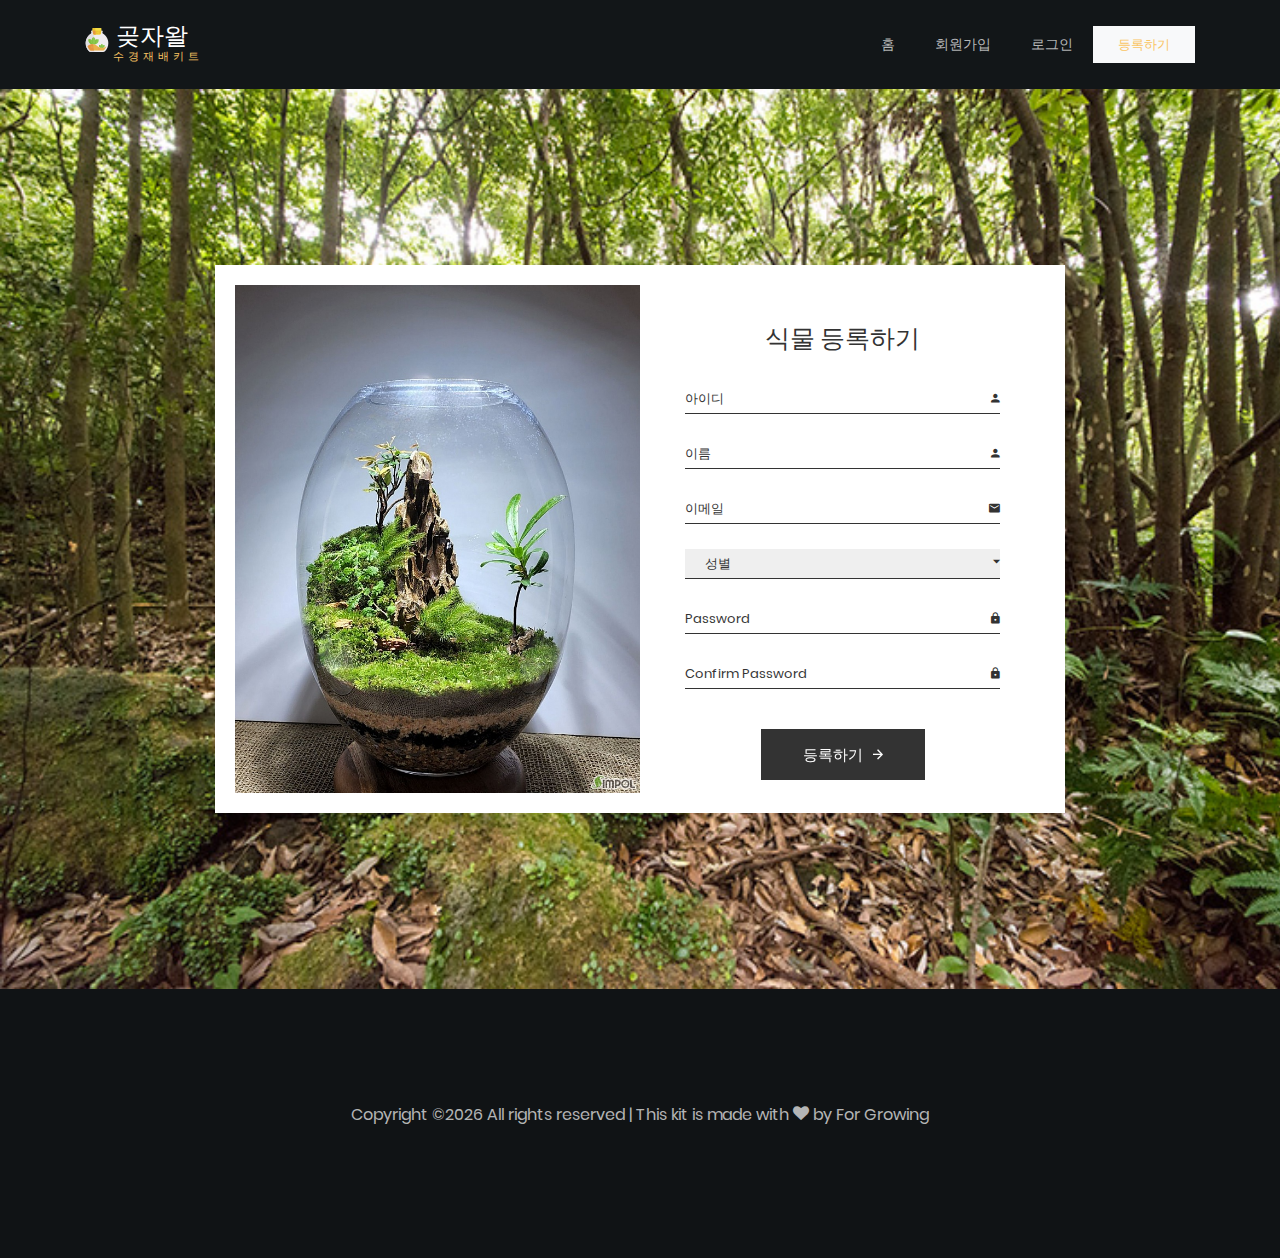
<file: addplant.html>
<!DOCTYPE html>
<html>
	<head>
		<meta charset="utf-8">
		<title>내 손안의 곶자왈</title>
		<meta name="viewport" content="width=device-width, initial-scale=1.0">
		
        <link href="https://fonts.googleapis.com/css?family=Poppins:300,400,500,600,700" rel="stylesheet">
        <link href="https://fonts.googleapis.com/css?family=Josefin+Sans" rel="stylesheet">
        <link href="https://fonts.googleapis.com/css?family=Nothing+You+Could+Do" rel="stylesheet">

		<!-- MATERIAL DESIGN ICONIC FONT -->
		<link rel="stylesheet" href="fonts/material-design-iconic-font/css/material-design-iconic-font.min.css">
        <link rel="stylesheet" href="css/open-iconic-bootstrap.min.css">
        <link rel="stylesheet" href="css/animate.css">
        
        <link rel="stylesheet" href="css/owl.carousel.min.css">
        <link rel="stylesheet" href="css/owl.theme.default.min.css">
        <link rel="stylesheet" href="css/magnific-popup.css">
    
        <link rel="stylesheet" href="css/aos.css">
    
        <link rel="stylesheet" href="css/ionicons.min.css">
    
        <link rel="stylesheet" href="css/bootstrap-datepicker.css">
        <link rel="stylesheet" href="css/jquery.timepicker.css">

		<!-- STYLE CSS -->
		<link rel="stylesheet" href="css/register.style.css">
        <link rel="stylesheet" href="css/flaticon.css">
        <link rel="stylesheet" href="css/icomoon.css">
        <link rel="stylesheet" href="css/style.css">
        
	</head>

	<body class="register">
        <!-- 메뉴 -->
        <nav class="navbar navbar-expand-lg navbar-dark ftco_navbar bg-dark ftco-navbar-light" id="ftco-navbar">
            <div class="container">
                <!-- 로고 -->
                  <a class="navbar-brand" href="index.html"><img src="images/logo.png" class="img-fluid" alt="">&nbsp;곶자왈<br><small>&nbsp;&nbsp;&nbsp;&nbsp;수경재배키트</small></a>
                   <!-- 메뉴 간소화 -->
                  <button class="navbar-toggler" type="button" data-toggle="collapse" data-target="#ftco-nav" aria-controls="ftco-nav" aria-expanded="false" aria-label="Toggle navigation">
                    <span class="oi oi-menu"></span>
                  </button>
                <!-- 메뉴 -->
              <div class="collapse navbar-collapse" id="ftco-nav">
                <ul class="navbar-nav ml-auto">
                  <li class="nav-item"><a href="index.html" class="nav-link">홈</a></li>
                  <li class="nav-item"><a href="signup.html" class="nav-link">회원가입</a></li>
                  <li class="nav-item"><a href="signin.html" class="nav-link">로그인</a></li>
                </ul>
              </div>
              <a href="addplant.html" class="btn btn-light rounded-pill text-primary py-2 px-4 ms-lg-5">등록하기</a>
              </div>
          </nav>

		<div class="wrapper" style="background-image: url('images/bg3.jpeg');">
			<div class="inner">
				<div class="image-holder">
					<img src="images/te4.jpeg" alt="">
				</div>
				<form action="">
					<h3 class="h3-register">식물 등록하기</h3>
					<div class="form-wrapper">
						<input type="text" placeholder="아이디" class="form-register" required>
						<i class="zmdi zmdi-account"></i>
					</div>
					<div class="form-wrapper">
						<input type="text" placeholder="이름" class="form-register" required>
						<i class="zmdi zmdi-account"></i>
					</div>
					<div class="form-wrapper">
						<input type="text" placeholder="이메일" class="form-register" required>
						<i class="zmdi zmdi-email"></i>
					</div>
					<div class="form-wrapper">
						<select name="" id="" class="form-register" required>
							<option value="" disabled selected>성별</option>
							<option value="male">남자</option>
							<option value="femal">여자</option>
						</select>
						<i class="zmdi zmdi-caret-down" style="font-size: 17px"></i>
					</div>
					<div class="form-wrapper">
						<input type="password" placeholder="Password" class="form-register" required>
						<i class="zmdi zmdi-lock"></i>
					</div>
					<div class="form-wrapper">
						<input type="password" placeholder="Confirm Password" class="form-register" required>
						<i class="zmdi zmdi-lock"></i>
					</div>
					<button class="button-register">등록하기
						<i class="zmdi zmdi-arrow-right"></i>
					</button>
				</form>
			</div>
		</div>
		<!-- 푸터 -->
		<footer class="ftco-footer ftco-section img">
			<div class="row">
			  <div class="col-md-12 text-center"> 
				<p>
				  Copyright &copy;<script>document.write(new Date().getFullYear());</script> All rights reserved | This kit is made with <i class="icon-heart" aria-hidden="true"></i> by For Growing</a>
				  </p>
			  </div>
			</div>
		  </div>
		</footer>
	</body><!-- This templates was made by Colorlib (https://colorlib.com) -->
</html>
</file>
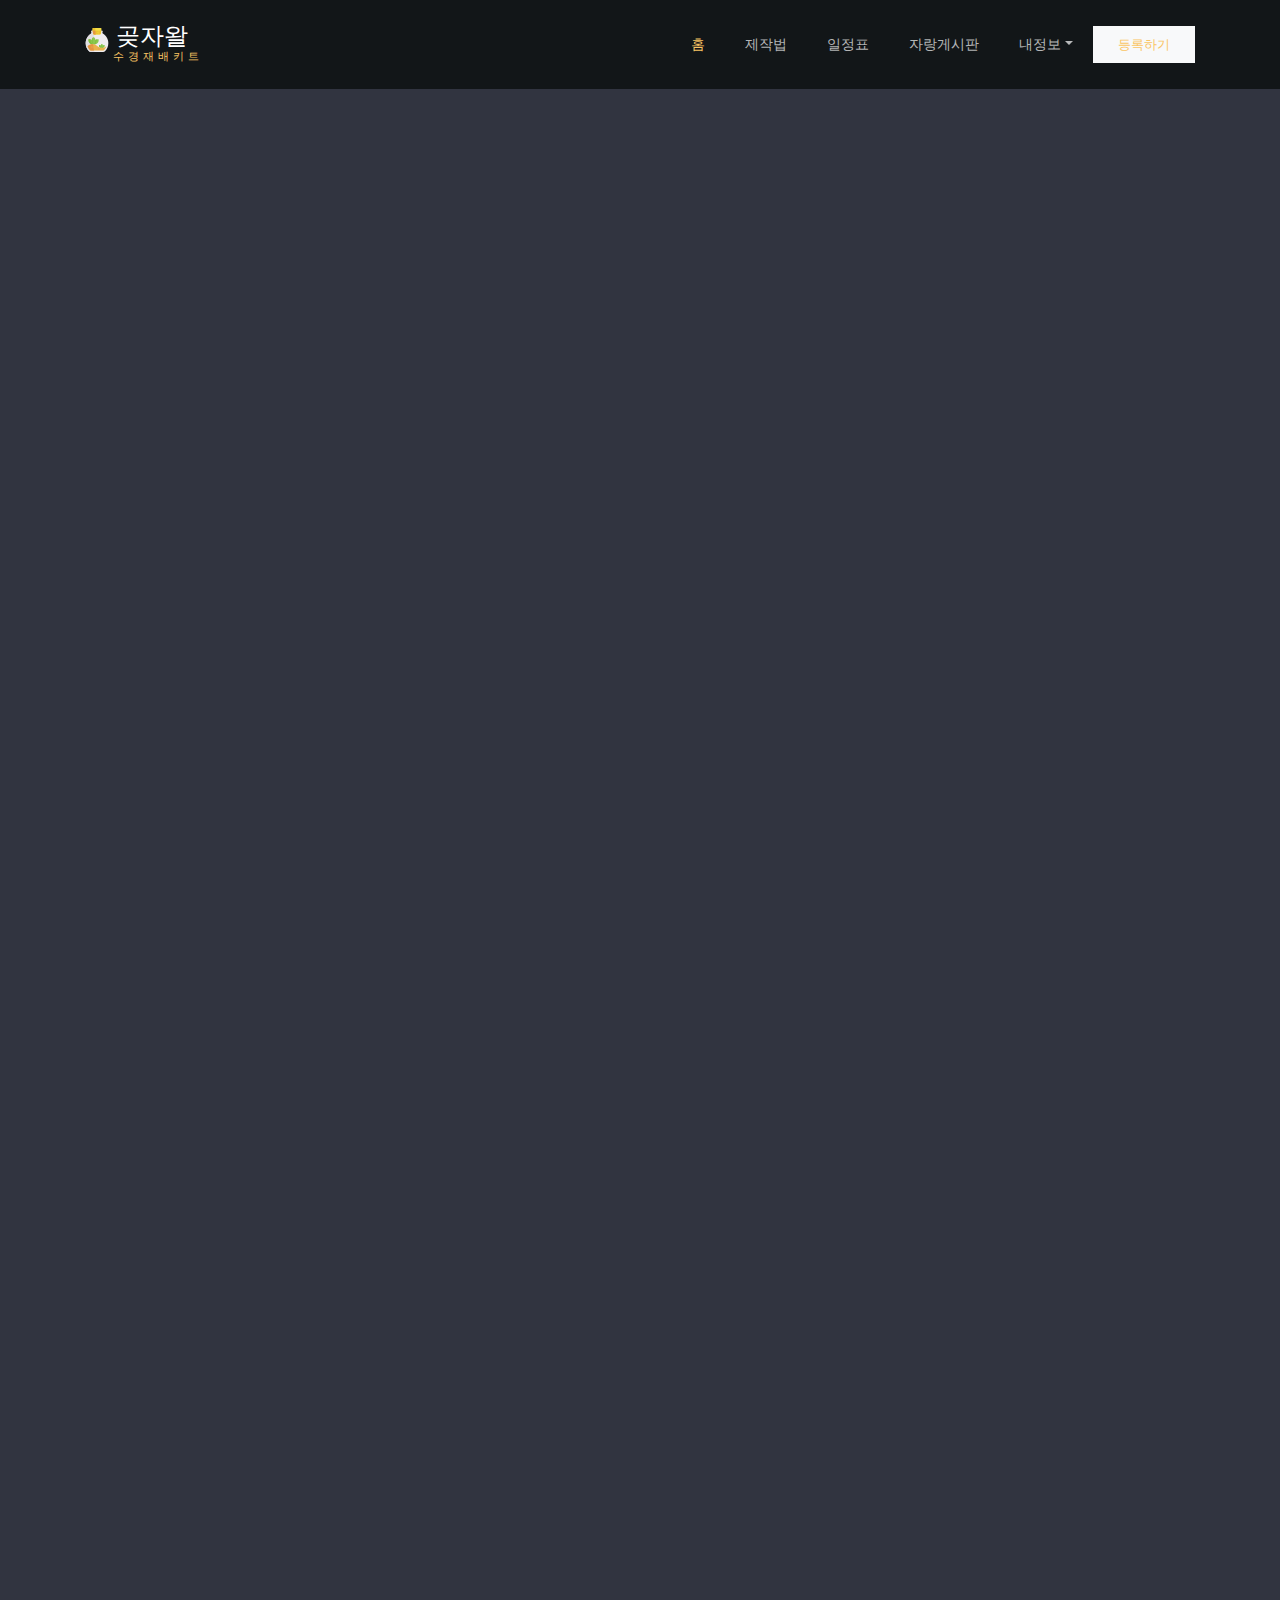
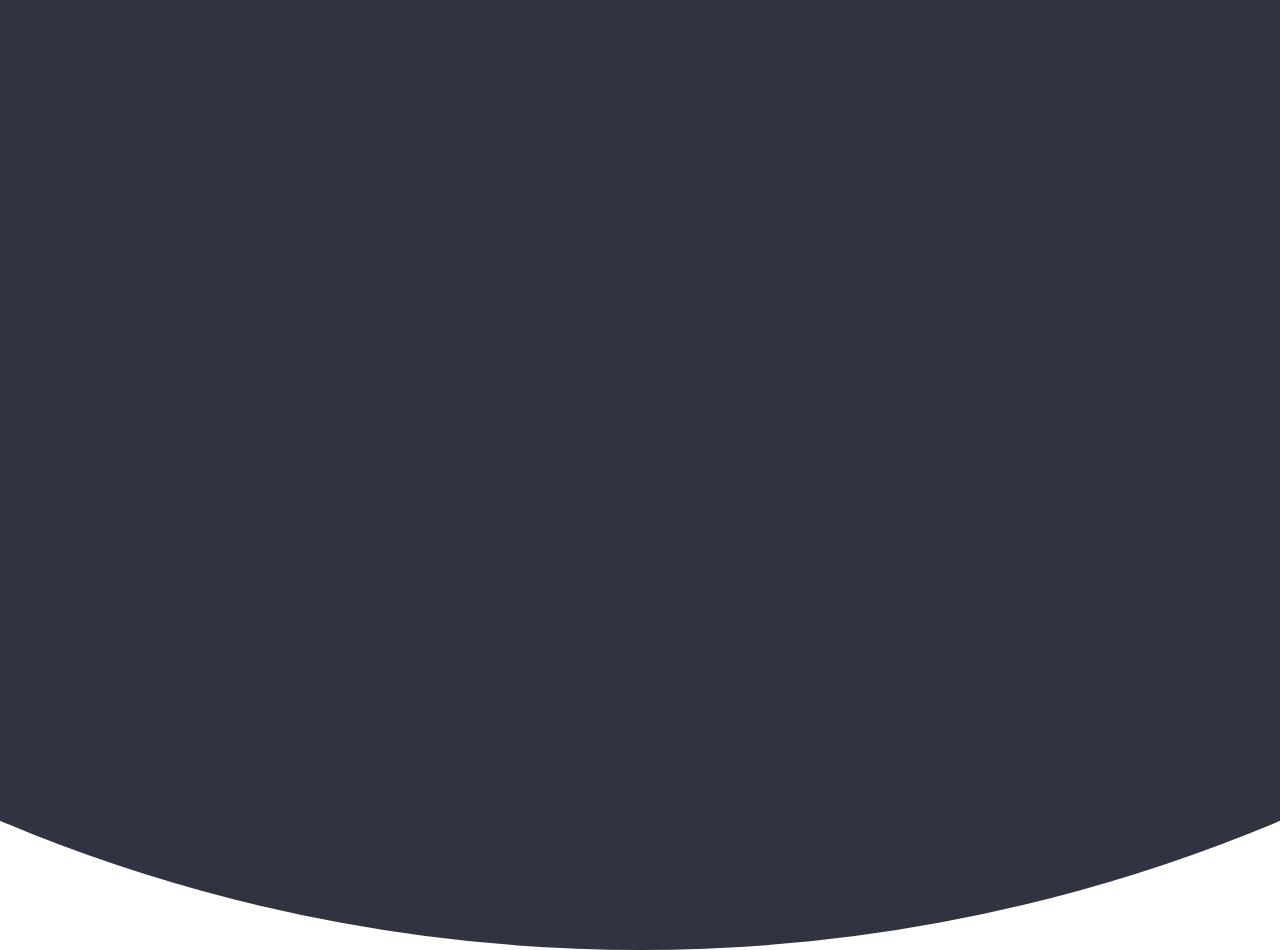
<file: profile.html>
<!DOCTYPE html>
<html>
	<head>
		<meta charset="utf-8">
		<title>내 손안의 곶자왈</title>
		<meta name="viewport" content="width=device-width, initial-scale=1.0">
		
        <link href="https://fonts.googleapis.com/css?family=Poppins:300,400,500,600,700" rel="stylesheet">
        <link href="https://fonts.googleapis.com/css?family=Josefin+Sans" rel="stylesheet">
        <link href="https://fonts.googleapis.com/css?family=Nothing+You+Could+Do" rel="stylesheet">

		<!-- MATERIAL DESIGN ICONIC FONT -->
		<link rel="stylesheet" href="fonts/material-design-iconic-font/css/material-design-iconic-font.min.css">
        <link rel="stylesheet" href="css/open-iconic-bootstrap.min.css">
        <link rel="stylesheet" href="css/animate.css">
        
        <link rel="stylesheet" href="css/owl.carousel.min.css">
        <link rel="stylesheet" href="css/owl.theme.default.min.css">
        <link rel="stylesheet" href="css/magnific-popup.css">
    
        <link rel="stylesheet" href="css/aos.css">
    
        <link rel="stylesheet" href="css/ionicons.min.css">
    
        <link rel="stylesheet" href="css/bootstrap-datepicker.css">
        <link rel="stylesheet" href="css/jquery.timepicker.css">

		<!-- STYLE CSS -->
		<link rel="stylesheet" href="css/profile.style.css">
        <link rel="stylesheet" href="css/style.css">
        
	</head>

	<body>

        <nav class="navbar navbar-expand-lg navbar-dark ftco_navbar bg-dark ftco-navbar-light" id="ftco-navbar">
            <div class="container">
                <!-- 로고 -->
                  <a class="navbar-brand" href="index.html"><img src="images/logo.png" class="img-fluid" alt="">&nbsp;곶자왈<br><small>&nbsp;&nbsp;&nbsp;&nbsp;수경재배키트</small></a>
                   <!-- 메뉴 간소화 -->
                  <button class="navbar-toggler" type="button" data-toggle="collapse" data-target="#ftco-nav" aria-controls="ftco-nav" aria-expanded="false" aria-label="Toggle navigation">
                    <span class="oi oi-menu"></span>
                  </button>
                <!-- 메뉴 -->
              <div class="collapse navbar-collapse" id="ftco-nav">
                <ul class="navbar-nav ml-auto">
                  <li class="nav-item active"><a href="index.html" class="nav-link">홈</a></li>
                  <li class="nav-item"><a href="menu.html" class="nav-link">제작법</a></li>
                  <li class="nav-item"><a href="services.html" class="nav-link">일정표</a></li>
                  <li class="nav-item"><a href="blog.html" class="nav-link">자랑게시판</a></li>
                  <!-- <li class="nav-item"><a href="about.html" class="nav-link">About</a></li> -->
                  <div class="nav-item dropdown">
                    <a href="#" class="nav-link dropdown-toggle" data-bs-toggle="dropdown">내정보</a>
                        <div class="dropdown-menu m-0">
                            <a href="signup.html" class="dropdown-item">회원가입</a>
                            <a href="signin.html" class="dropdown-item">로그인</a>
                               <a href="" class="dropdown-item">로그아웃</a>
                            <a href="profile.html" class="dropdown-item">개인정보</a>
                            <a href="summernote.html" class="dropdown-item">글쓰기</a>
                            <a href="contact.html" class="dropdown-item">내가쓴글</a>
                        </div>
                    </div>
                  <!-- <li class="nav-item"><a href="contact.html" class="nav-link">Contact</a></li> -->
                </ul>
              </div>
              <a href="addplant.html" class="btn btn-light rounded-pill text-primary py-2 px-4 ms-lg-5">등록하기</a>
              </div>
          </nav>
        <!-- END nav -->
<!-- this is the markup. you can change the details (your own name, your own avatar etc.) but don’t change the basic structure! -->

<aside class="profile-card">

    <header>
    
        <!-- here’s the avatar -->
        <a href="/">
            <img src="images/addimage.png" />
        </a>
        
    </header>

    <!-- bit of a bio; who are you? -->
    <div class="profile-bio">
    
        <p>사용자ID : rhkdgks4806</p>
        <p>비밀번호 : *********</p>
        <p>이메일 : rhkdgks@naver.com</p>
        <p>연락처 :010-1111-2222</p>
        <p>성별 : 남자</p>
        <p>나이 : 19</p>
    
    </div>

</aside>

</body>
</html>
</file>
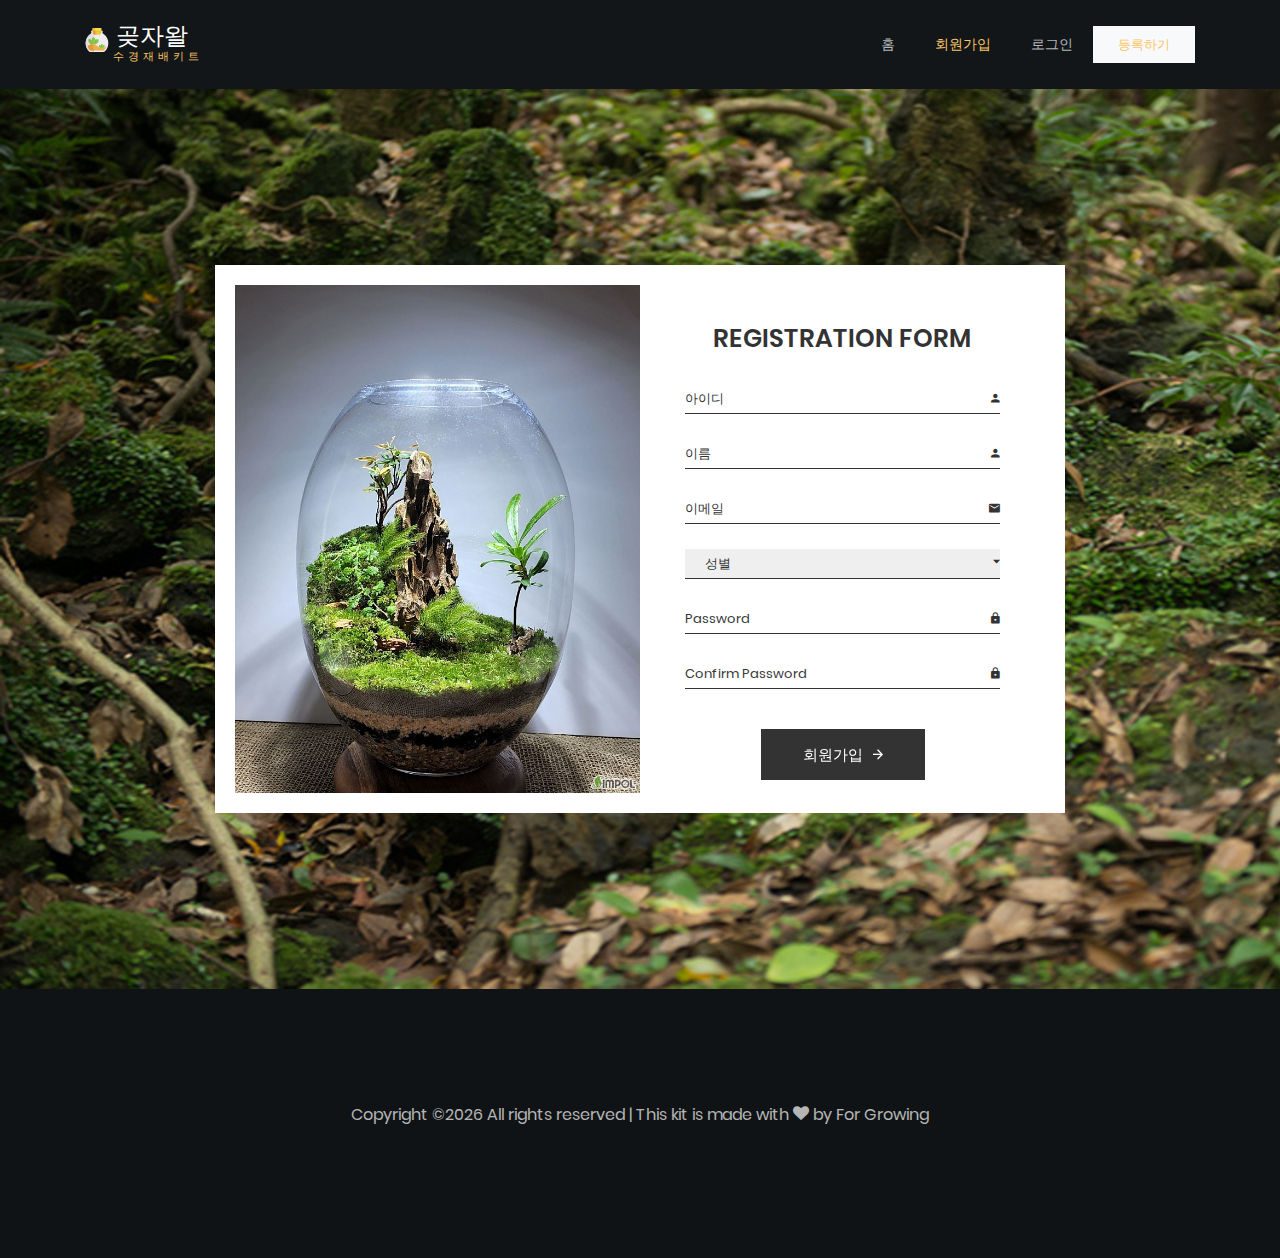
<file: signup.html>
<!DOCTYPE html>
<html>
	<head>
		<meta charset="utf-8">
		<title>내 손안의 곶자왈</title>
		<meta name="viewport" content="width=device-width, initial-scale=1.0">
		
        <link href="https://fonts.googleapis.com/css?family=Poppins:300,400,500,600,700" rel="stylesheet">
        <link href="https://fonts.googleapis.com/css?family=Josefin+Sans" rel="stylesheet">
        <link href="https://fonts.googleapis.com/css?family=Nothing+You+Could+Do" rel="stylesheet">

		<!-- MATERIAL DESIGN ICONIC FONT -->
		<link rel="stylesheet" href="fonts/material-design-iconic-font/css/material-design-iconic-font.min.css">
        <link rel="stylesheet" href="css/open-iconic-bootstrap.min.css">
        <link rel="stylesheet" href="css/animate.css">
        
        <link rel="stylesheet" href="css/owl.carousel.min.css">
        <link rel="stylesheet" href="css/owl.theme.default.min.css">
        <link rel="stylesheet" href="css/magnific-popup.css">
    
        <link rel="stylesheet" href="css/aos.css">
    
        <link rel="stylesheet" href="css/ionicons.min.css">
    
        <link rel="stylesheet" href="css/bootstrap-datepicker.css">
        <link rel="stylesheet" href="css/jquery.timepicker.css">

		<!-- STYLE CSS -->
		<link rel="stylesheet" href="css/register.style.css">
        <link rel="stylesheet" href="css/flaticon.css">
        <link rel="stylesheet" href="css/icomoon.css">
        <link rel="stylesheet" href="css/style.css">
        
	</head>

	<body class="register">
        <!-- 메뉴 -->
        <nav class="navbar navbar-expand-lg navbar-dark ftco_navbar bg-dark ftco-navbar-light" id="ftco-navbar">
            <div class="container">
                <!-- 로고 -->
                  <a class="navbar-brand" href="index.html"><img src="images/logo.png" class="img-fluid" alt="">&nbsp;곶자왈<br><small>&nbsp;&nbsp;&nbsp;&nbsp;수경재배키트</small></a>
                   <!-- 메뉴 간소화 -->
                  <button class="navbar-toggler" type="button" data-toggle="collapse" data-target="#ftco-nav" aria-controls="ftco-nav" aria-expanded="false" aria-label="Toggle navigation">
                    <span class="oi oi-menu"></span>
                  </button>
                <!-- 메뉴 -->
              <div class="collapse navbar-collapse" id="ftco-nav">
                <ul class="navbar-nav ml-auto">
                  <li class="nav-item"><a href="index.html" class="nav-link">홈</a></li>
                  <li class="nav-item active"><a href="signup.html" class="nav-link">회원가입</a></li>
                  <li class="nav-item"><a href="signin.html" class="nav-link">로그인</a></li>
                </ul>
              </div>
              <a href="addplant.html" class="btn btn-light rounded-pill text-primary py-2 px-4 ms-lg-5">등록하기</a>
              </div>
          </nav>

		<div class="wrapper" style="background-image: url('images/bg1.jpeg');">
			<div class="inner">
				<div class="image-holder">
					<img src="images/te4.jpeg" alt="">
				</div>
				<form action="">
					<h3 class="h3-register">Registration Form</h3>
					<div class="form-wrapper">
						<input type="text" placeholder="아이디" class="form-register" required>
						<i class="zmdi zmdi-account"></i>
					</div>
					<div class="form-wrapper">
						<input type="text" placeholder="이름" class="form-register" required>
						<i class="zmdi zmdi-account"></i>
					</div>
					<div class="form-wrapper">
						<input type="text" placeholder="이메일" class="form-register" required>
						<i class="zmdi zmdi-email"></i>
					</div>
					<div class="form-wrapper">
						<select name="" id="" class="form-register" required>
							<option value="" disabled selected>성별</option>
							<option value="male">남자</option>
							<option value="femal">여자</option>
						</select>
						<i class="zmdi zmdi-caret-down" style="font-size: 17px"></i>
					</div>
					<div class="form-wrapper">
						<input type="password" placeholder="Password" class="form-register" required>
						<i class="zmdi zmdi-lock"></i>
					</div>
					<div class="form-wrapper">
						<input type="password" placeholder="Confirm Password" class="form-register" required>
						<i class="zmdi zmdi-lock"></i>
					</div>
					<button class="button-register">회원가입
						<i class="zmdi zmdi-arrow-right"></i>
					</button>
				</form>
			</div>
		</div>
		<!-- 푸터 -->
		<footer class="ftco-footer ftco-section img">
			<div class="row">
			  <div class="col-md-12 text-center"> 
				<p>
				  Copyright &copy;<script>document.write(new Date().getFullYear());</script> All rights reserved | This kit is made with <i class="icon-heart" aria-hidden="true"></i> by For Growing</a>
				  </p>
			  </div>
			</div>
		  </div>
		</footer>
	</body><!-- This templates was made by Colorlib (https://colorlib.com) -->
</html>
</file>
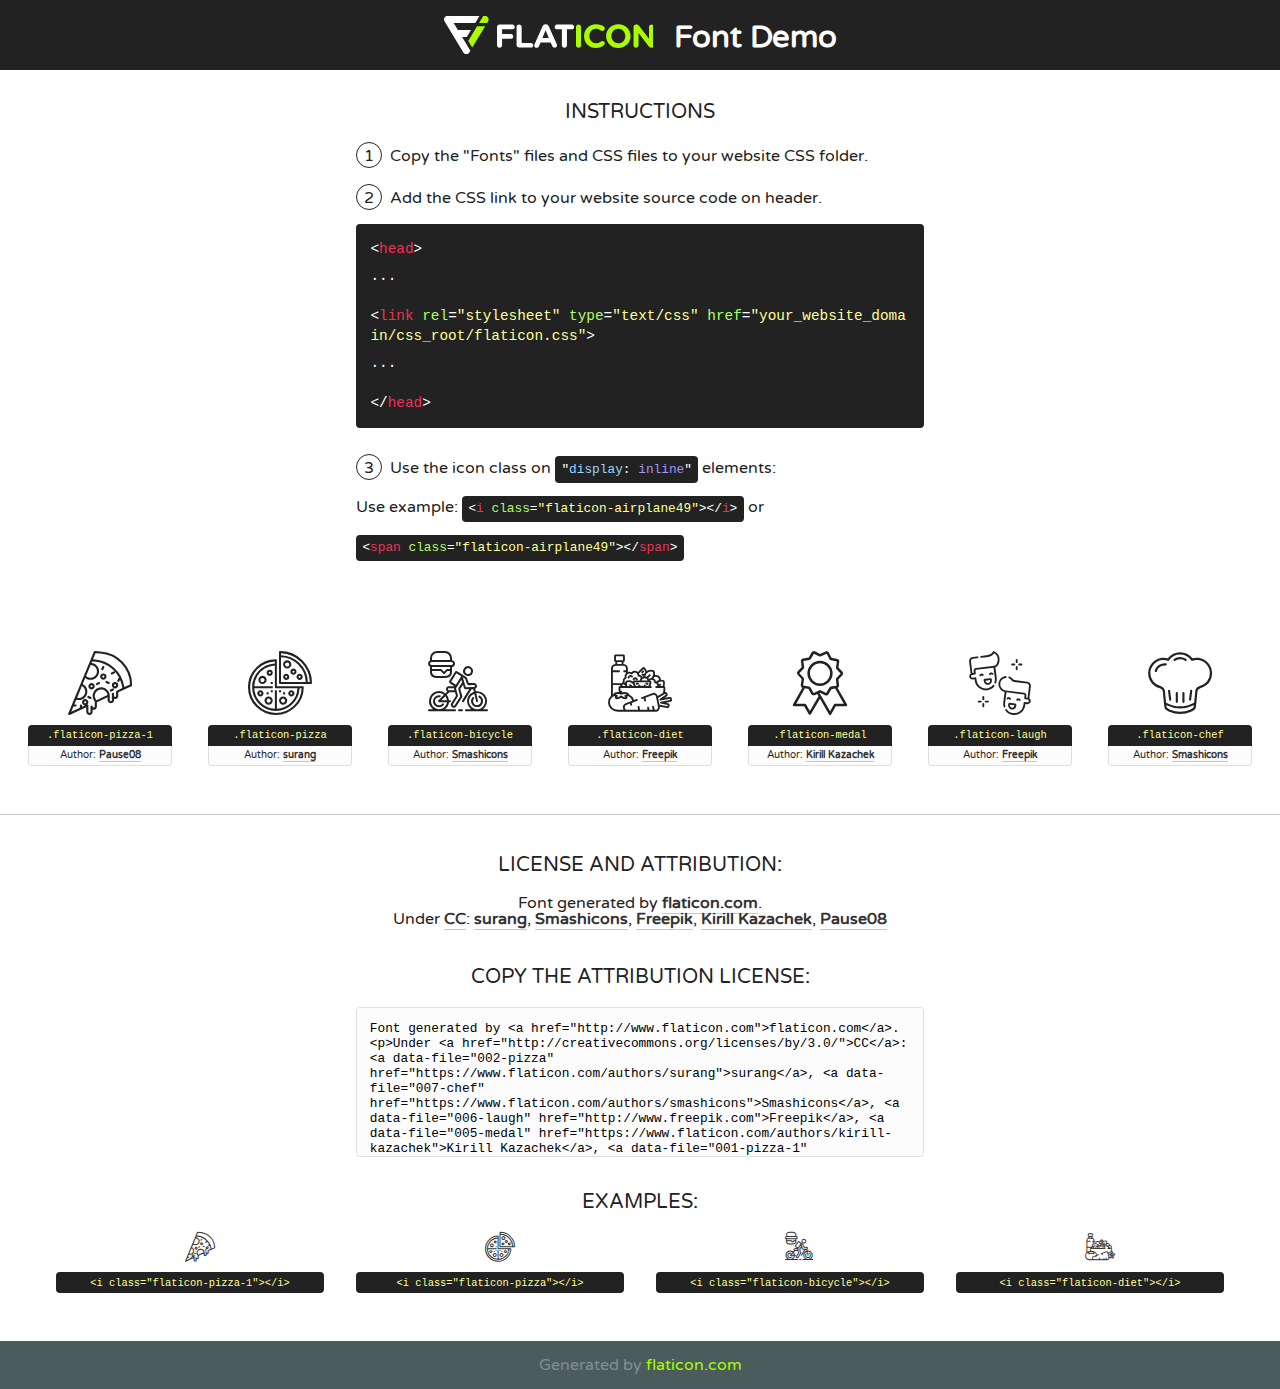
<file: fonts/flaticon/font/flaticon.html>
<!DOCTYPE html>
<!--
  Flaticon icon font: Flaticon
  Creation date: 25/09/2018 08:24
-->
<html>
<!DOCTYPE html>
<html>

<head>
    <title>Flaticon WebFont</title>
    <link href="http://fonts.googleapis.com/css?family=Varela+Round" rel="stylesheet" type="text/css" />
    <link rel="stylesheet" type="text/css" href="flaticon.css">
    <meta charset="UTF-8">
    <style>
    html, body, div, span, applet, object, iframe,
    h1, h2, h3, h4, h5, h6, p, blockquote, pre,
    a, abbr, acronym, address, big, cite, code,
    del, dfn, em, img, ins, kbd, q, s, samp,
    small, strike, strong, sub, sup, tt, var,
    b, u, i, center,
    dl, dt, dd, ol, ul, li,
    fieldset, form, label, legend,
    table, caption, tbody, tfoot, thead, tr, th, td,
    article, aside, canvas, details, embed, 
    figure, figcaption, footer, header, hgroup, 
    menu, nav, output, ruby, section, summary,
    time, mark, audio, video {
        margin: 0;
        padding: 0;
        border: 0;
        font-size: 100%;
        font: inherit;
        vertical-align: baseline;
    }
    /* HTML5 display-role reset for older browsers */
    article, aside, details, figcaption, figure, 
    footer, header, hgroup, menu, nav, section {
        display: block;
    }
    body {
        line-height: 1;
    }
    ol, ul {
        list-style: none;
    }
    blockquote, q {
        quotes: none;
    }
    blockquote:before, blockquote:after,
    q:before, q:after {
        content: '';
        content: none;
    }
    table {
        border-collapse: collapse;
        border-spacing: 0;
    }
    body {
        font-family: 'Varela Round', Helvetica, Arial, sans-serif;
        font-size: 16px;
        color: #222;
    }
    a {
        color: #333;
        border-bottom: 1px solid #a9fd00;
        font-weight: bold;
        text-decoration: none;
    }
    * {
        -moz-box-sizing: border-box;
        -webkit-box-sizing: border-box;
        box-sizing: border-box;
        margin: 0;
        padding: 0;
    }
    [class^="flaticon-"]:before, [class*=" flaticon-"]:before, [class^="flaticon-"]:after, [class*=" flaticon-"]:after {
        font-family: Flaticon;
        font-size: 30px;
        font-style: normal;
        margin-left: 20px;
        color: #333;
    }
    .wrapper {
        max-width: 600px;
        margin: auto;
        padding: 0 1em;
    }
    .title {
        font-size: 1.25em;
        text-align: center;
        margin-bottom: 1em;
        text-transform: uppercase;
    }
    header {
        text-align: center;
        background-color: #222;
        color: #fff;
        padding: 1em;
    }
    header .logo {
        width: 210px;
        height: 38px;
        display: inline-block;
        vertical-align: middle;
        margin-right: 1em;
        border: none;
    }
    header strong {
        font-size: 1.95em;
        font-weight: bold;
        vertical-align: middle;
        margin-top: 5px;
        display: inline-block;
    }
    .demo {
        margin: 2em auto;
        line-height: 1.25em;
    }
    .demo ul li {
        margin-bottom: 1em;
    }
    .demo ul li .num {
        color: #222;
        border-radius: 20px;
        display: inline-block;
        width: 26px;
        padding: 3px;
        height: 26px;
        text-align: center;
        margin-right: 0.5em;
        border: 1px solid #222;
    }
    .demo ul li code {
        background-color: #222;
        border-radius: 4px;
        padding: 0.25em 0.5em;
        display: inline-block;
        color: #fff;
        font-family: Consolas,Monaco,Lucida Console,Liberation Mono,DejaVu Sans Mono,Bitstream Vera Sans Mono,Courier New, monospace;
        font-weight: lighter;
        margin-top: 1em;
        font-size: 0.8em;
        word-break: break-all;
    }
    .demo ul li code.big {
        padding: 1em;
        font-size: 0.9em;
    }
    .demo ul li code .red {
        color: #EF3159;
    }
    .demo ul li code .green {
        color: #ACFF65;
    }
    .demo ul li code .yellow {
        color: #FFFF99;
    }
    .demo ul li code .blue {
        color: #99D3FF;
    }
    .demo ul li code .purple {
        color: #A295FF;
    }
    .demo ul li code .dots {
        margin-top: 0.5em;
        display: block;
    }
    #glyphs {
        border-bottom: 1px solid #ccc;
        padding: 2em 0;
        text-align: center;
    }
    .glyph {
        display: inline-block;
        width: 9em;
        margin: 1em;
        text-align: center;
        vertical-align: top;
        background: #FFF;
    }
    .glyph .glyph-icon {
        padding: 10px;
        display: block;
        font-family:"Flaticon";
        font-size: 64px;
        line-height: 1;
    }
    .glyph .glyph-icon:before {
        font-size: 64px;
        color: #222;
        margin-left: 0;
    }
    .class-name {
        font-size: 0.65em;
        background-color: #222;
        color: #fff;
        border-radius: 4px 4px 0 0;
        padding: 0.5em;
        color: #FFFF99;
        font-family: Consolas,Monaco,Lucida Console,Liberation Mono,DejaVu Sans Mono,Bitstream Vera Sans Mono,Courier New, monospace;
    }
    .author-name {
        font-size: 0.6em;
        background-color: #fcfcfd;
        border: 1px solid #DEDEE4;
        border-top: 0;
        border-radius: 0 0 4px 4px;
        padding: 0.5em;
    }
    .class-name:last-child {
        font-size: 10px;
        color:#888;
    }
    .class-name:last-child a {
        font-size: 10px;
        color:#555;
    }
    .class-name:last-child a:hover {
        color:#a9fd00;
    }
    .glyph > input {
        display: block;
        width: 100px;
        margin: 5px auto;
        text-align: center;
        font-size: 12px;
        cursor: text;
    }
    .glyph > input.icon-input {
        font-family:"Flaticon";
        font-size: 16px;
        margin-bottom: 10px;
    }
    .attribution .title {
        margin-top: 2em;
    }
    .attribution textarea {
        background-color: #fcfcfd;
        padding: 1em;
        border: none;
        box-shadow: none;
        border: 1px solid #DEDEE4;
        border-radius: 4px;
        resize: none;
        width: 100%;
        height: 150px;
        font-size: 0.8em;
        font-family: Consolas,Monaco,Lucida Console,Liberation Mono,DejaVu Sans Mono,Bitstream Vera Sans Mono,Courier New, monospace;
        -webkit-appearance: none;
    }
    .iconsuse {
        margin: 2em auto;
        text-align: center;
        max-width: 1200px;
    }
    .iconsuse:after {
        content: '';
        display: table;
        clear: both;
    }
    .iconsuse .image {
        float: left;
        width: 25%;
        padding: 0 1em;
    }
    .iconsuse .image p {
        margin-bottom: 1em;
    }
    .iconsuse .image span {
        display: block;
        font-size: 0.65em;
        background-color: #222;
        color: #fff;
        border-radius: 4px;
        padding: 0.5em;
        color: #FFFF99;
        margin-top: 1em;
        font-family: Consolas,Monaco,Lucida Console,Liberation Mono,DejaVu Sans Mono,Bitstream Vera Sans Mono,Courier New, monospace;
    }
    #footer {
        text-align: center;
        background-color: #4C5B5C;
        color: #7c9192;
        padding: 1em;
    }
    #footer a {
        border: none;
        color: #a9fd00;
        font-weight: normal;
    }
    @media (max-width: 960px) {
        .iconsuse .image {
            width: 50%;
        }
    }
    @media (max-width: 560px) {
        .iconsuse .image {
            width: 100%;
        }
    }
    </style>
</head>

<body class="characters-off">

    <header>
        <a href="http://www.flaticon.com" target="_blank" class="logo">
            <svg version="1.1" xmlns="http://www.w3.org/2000/svg" xmlns:xlink="http://www.w3.org/1999/xlink" xmlns:a="http://ns.adobe.com/AdobeSVGViewerExtensions/3.0/" viewBox="0 0 560.875 102.036" enable-background="new 0 0 560.875 102.036" xml:space="preserve">
                <defs>
                </defs>
                <g>
                    <g class="letters">
                        <path fill="#ffffff" d="M141.596,29.675c0-3.777,2.985-6.767,6.764-6.767h34.438c3.426,0,6.15,2.728,6.15,6.15
                        c0,3.43-2.724,6.149-6.15,6.149h-27.674v13.091h23.719c3.429,0,6.151,2.724,6.151,6.15c0,3.43-2.723,6.149-6.151,6.149h-23.719
                        v17.574c0,3.773-2.986,6.761-6.764,6.761c-3.779,0-6.764-2.989-6.764-6.761V29.675z"></path>
                        <path fill="#ffffff" d="M193.844,29.149c0-3.781,2.985-6.767,6.764-6.767c3.776,0,6.763,2.985,6.763,6.767v42.957h25.039
                        c3.426,0,6.149,2.726,6.149,6.153c0,3.425-2.723,6.15-6.149,6.15h-31.802c-3.779,0-6.764-2.986-6.764-6.768V29.149z"></path>
                        <path fill="#ffffff" d="M241.891,75.71l21.438-48.407c1.492-3.341,4.215-5.357,7.906-5.357h0.792
                        c3.686,0,6.323,2.017,7.815,5.357l21.439,48.407c0.436,0.967,0.701,1.845,0.701,2.723c0,3.602-2.809,6.501-6.414,6.501
                        c-3.161,0-5.269-1.845-6.499-4.655l-4.132-9.661h-27.059l-4.301,10.102c-1.144,2.631-3.426,4.214-6.237,4.214
                        c-3.517,0-6.24-2.81-6.24-6.325C241.1,77.64,241.451,76.677,241.891,75.71z M279.932,58.666l-8.521-20.297l-8.526,20.297H279.932
                        z"></path>
                        <path fill="#ffffff" d="M314.864,35.387H301.86c-3.429,0-6.239-2.813-6.239-6.238c0-3.429,2.811-6.24,6.239-6.24h39.533
                        c3.426,0,6.237,2.811,6.237,6.24c0,3.425-2.811,6.238-6.237,6.238h-13.001v42.785c0,3.773-2.99,6.761-6.764,6.761
                        c-3.779,0-6.764-2.989-6.764-6.761V35.387z"></path>
                        <path fill="#A9FD00" d="M352.615,29.149c0-3.781,2.985-6.767,6.767-6.767c3.774,0,6.761,2.985,6.761,6.767v49.024
                        c0,3.773-2.987,6.761-6.761,6.761c-3.781,0-6.767-2.989-6.767-6.761V29.149z"></path>
                        <path fill="#A9FD00" d="M374.132,53.836v-0.179c0-17.481,13.178-31.801,32.065-31.801c9.22,0,15.459,2.458,20.557,6.238
                        c1.402,1.054,2.637,2.985,2.637,5.357c0,3.692-2.985,6.59-6.681,6.59c-1.845,0-3.071-0.702-4.044-1.319
                        c-3.776-2.813-7.729-4.393-12.562-4.393c-10.364,0-17.831,8.611-17.831,19.154v0.173c0,10.542,7.291,19.329,17.831,19.329
                        c5.715,0,9.492-1.756,13.359-4.834c1.049-0.874,2.458-1.491,4.039-1.491c3.429,0,6.325,2.813,6.325,6.236
                        c0,2.106-1.056,3.78-2.282,4.834c-5.539,4.834-12.036,7.733-21.878,7.733C387.572,85.464,374.132,71.493,374.132,53.836z"></path>
                        <path fill="#A9FD00" d="M433.009,53.836v-0.179c0-17.481,13.79-31.801,32.766-31.801c18.981,0,32.592,14.143,32.592,31.628v0.173
                        c0,17.483-13.785,31.807-32.769,31.807C446.625,85.464,433.009,71.32,433.009,53.836z M484.224,53.836v-0.179
                        c0-10.539-7.725-19.326-18.626-19.326c-10.893,0-18.449,8.611-18.449,19.154v0.173c0,10.542,7.73,19.329,18.626,19.329
                        C476.676,72.986,484.224,64.378,484.224,53.836z"></path>
                        <path fill="#A9FD00" d="M506.233,29.321c0-3.774,2.99-6.763,6.767-6.763h1.401c3.252,0,5.183,1.583,7.029,3.953l26.093,34.265
                        V29.059c0-3.692,2.99-6.677,6.681-6.677c3.683,0,6.671,2.985,6.671,6.677v48.934c0,3.78-2.987,6.765-6.764,6.765h-0.436
                        c-3.257,0-5.188-1.581-7.034-3.953l-27.056-35.492v32.944c0,3.687-2.985,6.676-6.678,6.676c-3.683,0-6.673-2.989-6.673-6.676
                        V29.321z"></path>
                    </g>
                    <g class="insignia">
                        <path fill="#ffffff" d="M48.372,56.137h12.517l11.156-18.537H37.186L25.688,18.539h57.825L94.668,0H9.271
                        C5.925,0,2.842,1.801,1.198,4.716c-1.644,2.907-1.593,6.482,0.134,9.343l50.38,83.501c1.678,2.781,4.689,4.476,7.938,4.476
                        c3.246,0,6.257-1.695,7.935-4.476l2.898-4.804L48.372,56.137z"></path>
                        <g class="i">
                            <path fill="#A9FD00" d="M93.575,18.539h0.031v0.004l21.652,0.004l2.705-4.488c1.727-2.861,1.778-6.436,0.133-9.343
                            C116.454,1.801,113.371,0,110.026,0h-5.294L93.575,18.539z"></path>
                            <polygon fill="#A9FD00" points="88.291,27.356 64.725,66.486 75.519,84.404 109.942,27.356"></polygon>
                        </g>
                    </g>
                </g>
            </svg>
        </a>
        <strong>Font Demo</strong>
    </header>


    <section class="demo wrapper">

        <p class="title">Instructions</p>

        <ul>
            <li>
                <span class="num">1</span>Copy the "Fonts" files and CSS files to your website CSS folder.
            </li>
            <li>
                <span class="num">2</span>Add the CSS link to your website source code on header.
                <code class="big">
                    &lt;<span class="red">head</span>&gt;
                    <br/><span class="dots">...</span>
                    <br/>&lt;<span class="red">link</span> <span class="green">rel</span>=<span class="yellow">"stylesheet"</span> <span class="green">type</span>=<span class="yellow">"text/css"</span> <span class="green">href</span>=<span class="yellow">"your_website_domain/css_root/flaticon.css"</span>&gt;
                    <br/><span class="dots">...</span>
                    <br/>&lt;/<span class="red">head</span>&gt;
                </code>
            </li>

            <li>
                <p>
                    <span class="num">3</span>Use the icon class on <code>"<span class="blue">display</span>:<span class="purple"> inline</span>"</code> elements:
                    <br />
                    Use example: <code>&lt;<span class="red">i</span> <span class="green">class</span>=<span class="yellow">&quot;flaticon-airplane49&quot;</span>&gt;&lt;/<span class="red">i</span>&gt;</code> or <code>&lt;<span class="red">span</span> <span class="green">class</span>=<span class="yellow">&quot;flaticon-airplane49&quot;</span>&gt;&lt;/<span class="red">span</span>&gt;</code>
            </li>
        </ul>

    </section>




   <section id="glyphs">          
    
      
        <div class="glyph"><div class="glyph-icon flaticon-pizza-1"></div>
            <div class="class-name">.flaticon-pizza-1</div>
            <div class="author-name">Author: <a data-file="001-pizza-1" href="https://www.flaticon.com/authors/pause08">Pause08</a> </div> 
        </div>        
        
        <div class="glyph"><div class="glyph-icon flaticon-pizza"></div>
            <div class="class-name">.flaticon-pizza</div>
            <div class="author-name">Author: <a data-file="002-pizza" href="https://www.flaticon.com/authors/surang">surang</a> </div> 
        </div>        
        
        <div class="glyph"><div class="glyph-icon flaticon-bicycle"></div>
            <div class="class-name">.flaticon-bicycle</div>
            <div class="author-name">Author: <a data-file="003-bicycle" href="https://www.flaticon.com/authors/smashicons">Smashicons</a> </div> 
        </div>        
        
        <div class="glyph"><div class="glyph-icon flaticon-diet"></div>
            <div class="class-name">.flaticon-diet</div>
            <div class="author-name">Author: <a data-file="004-diet" href="http://www.freepik.com">Freepik</a> </div> 
        </div>        
        
        <div class="glyph"><div class="glyph-icon flaticon-medal"></div>
            <div class="class-name">.flaticon-medal</div>
            <div class="author-name">Author: <a data-file="005-medal" href="https://www.flaticon.com/authors/kirill-kazachek">Kirill Kazachek</a> </div> 
        </div>        
        
        <div class="glyph"><div class="glyph-icon flaticon-laugh"></div>
            <div class="class-name">.flaticon-laugh</div>
            <div class="author-name">Author: <a data-file="006-laugh" href="http://www.freepik.com">Freepik</a> </div> 
        </div>        
        
        <div class="glyph"><div class="glyph-icon flaticon-chef"></div>
            <div class="class-name">.flaticon-chef</div>
            <div class="author-name">Author: <a data-file="007-chef" href="https://www.flaticon.com/authors/smashicons">Smashicons</a> </div> 
        </div>        
        

    </section>



    <section class="attribution wrapper"   style="text-align:center;">

      <div class="title">License and attribution:</div><div class="attrDiv">Font generated by <a href="http://www.flaticon.com">flaticon.com</a>. <div><p>Under <a href="http://creativecommons.org/licenses/by/3.0/">CC</a>: <a data-file="002-pizza" href="https://www.flaticon.com/authors/surang">surang</a>, <a data-file="007-chef" href="https://www.flaticon.com/authors/smashicons">Smashicons</a>, <a data-file="006-laugh" href="http://www.freepik.com">Freepik</a>, <a data-file="005-medal" href="https://www.flaticon.com/authors/kirill-kazachek">Kirill Kazachek</a>, <a data-file="001-pizza-1" href="https://www.flaticon.com/authors/pause08">Pause08</a></p>  </div>
      </div>
      <div class="title">Copy the Attribution License:</div>

    <textarea onclick="this.focus();this.select();">Font generated by &lt;a href=&quot;http://www.flaticon.com&quot;&gt;flaticon.com&lt;/a&gt;. <p>Under <a href="http://creativecommons.org/licenses/by/3.0/">CC</a>: <a data-file="002-pizza" href="https://www.flaticon.com/authors/surang">surang</a>, <a data-file="007-chef" href="https://www.flaticon.com/authors/smashicons">Smashicons</a>, <a data-file="006-laugh" href="http://www.freepik.com">Freepik</a>, <a data-file="005-medal" href="https://www.flaticon.com/authors/kirill-kazachek">Kirill Kazachek</a>, <a data-file="001-pizza-1" href="https://www.flaticon.com/authors/pause08">Pause08</a></p>  
     </textarea>

    </section>

    <section class="iconsuse">

          <div class="title">Examples:</div>            
             
            <div class="image">
                <p>
                    <i class="glyph-icon flaticon-pizza-1"></i> 
                    <span>&lt;i class=&quot;flaticon-pizza-1&quot;&gt;&lt;/i&gt;</span>
                </p>
            </div>
            
            <div class="image">
                <p>
                    <i class="glyph-icon flaticon-pizza"></i> 
                    <span>&lt;i class=&quot;flaticon-pizza&quot;&gt;&lt;/i&gt;</span>
                </p>
            </div>
            
            <div class="image">
                <p>
                    <i class="glyph-icon flaticon-bicycle"></i> 
                    <span>&lt;i class=&quot;flaticon-bicycle&quot;&gt;&lt;/i&gt;</span>
                </p>
            </div>
            
            <div class="image">
                <p>
                    <i class="glyph-icon flaticon-diet"></i> 
                    <span>&lt;i class=&quot;flaticon-diet&quot;&gt;&lt;/i&gt;</span>
                </p>
            </div>
                       
        </div>
                            
    </section>

<div id="footer">
    <div>Generated by <a href="http://www.flaticon.com">flaticon.com</a>
    </div>
</div>



</body>
</html>
</file>
<file: css/register.style.css>
@font-face {
  font-family: "Poppins-Regular";
  src: url("../fonts/poppins/Poppins-Regular.ttf"); }
@font-face {
  font-family: "Poppins-SemiBold";
  src: url("../fonts/poppins/Poppins-SemiBold.ttf"); }
* {
  -webkit-box-sizing: border-box;
  -moz-box-sizing: border-box;
  box-sizing: border-box; }

body.register {
  font-family: "Poppins-Regular";
  color: #333;
  font-size: 13px;
  margin: 0; }

 input, textarea, select, button {
  font-family: "Poppins-Regular";
  color: #333;
  font-size: 13px; }

p, h1, h2, h3, h4, h5, h6, ul {
  margin: 0; }

img {
  max-width: 100%; }

ul {
  padding-left: 0;
  margin-bottom: 0; }

a:hover {
  text-decoration: none; }

:focus {
  outline: none; }

.wrapper {
  min-height: 100vh;
  background-size: cover;
  background-repeat: no-repeat;
  display: flex;
  align-items: center; }

.inner {
  padding: 20px;
  background: #fff;
  max-width: 850px;
  margin: auto;
  display: flex; }
  .inner .image-holder {
    width: 50%; }
  .inner form {
    width: 50%;
    padding-top: 36px;
    padding-left: 45px;
    padding-right: 45px; }
  .h3-register {
    color:#333;
    text-transform: uppercase;
    font-size: 25px;
    font-family: "Poppins-SemiBold";
    text-align: center;
    margin-bottom: 28px; }

.form-group {
  display: flex; }
  .form-group input {
    width: 50%; }
    .form-group input:first-child {
      margin-right: 25px; }

.form-wrapper {
  position: relative; }
  .form-wrapper i {
    position: absolute;
    bottom: 9px;
    right: 0; }

.form-register {
  border: 1px solid #333;
  border-top: none;
  border-right: none;
  border-left: none;
  display: block;
  width: 100%;
  height: 30px;
  padding: 0;
  margin-bottom: 25px; }
  .form-register::-webkit-input-placeholder {
    font-size: 13px;
    color: #333;
    font-family: "Poppins-Regular"; }
  .form-register::-moz-placeholder {
    font-size: 13px;
    color: #333;
    font-family: "Poppins-Regular"; }
  .form-register:-ms-input-placeholder {
    font-size: 13px;
    color: #333;
    font-family: "Poppins-Regular"; }
  .form-register:-moz-placeholder {
    font-size: 13px;
    color: #333;
    font-family: "Poppins-Regular"; }

select.form-register {
  -moz-appearance: none;
  -webkit-appearance: none;
  cursor: pointer;
  padding-left: 20px; }
  select option[value=""][disabled] {
    display: none; }

button.button-register {
  border: none;
  width: 164px;
  height: 51px;
  margin: auto;
  margin-top: 40px;
  cursor: pointer;
  display: flex;
  align-items: center;
  justify-content: center;
  padding: 0;
  background: #333;
  font-size: 15px;
  color: #fff;
  vertical-align: middle;
  -webkit-transform: perspective(1px) translateZ(0);
  transform: perspective(1px) translateZ(0);
  -webkit-transition-duration: 0.3s;
  transition-duration: 0.3s; }
  button.button-register i {
    margin-left: 10px;
    -webkit-transform: translateZ(0);
    transform: translateZ(0); }
    button.button-register:hover i, .button-register:focus i, .button-register:active i {
    -webkit-animation-name: hvr-icon-wobble-horizontal;
    animation-name: hvr-icon-wobble-horizontal;
    -webkit-animation-duration: 1s;
    animation-duration: 1s;
    -webkit-animation-timing-function: ease-in-out;
    animation-timing-function: ease-in-out;
    -webkit-animation-iteration-count: 1;
    animation-iteration-count: 1; }

@-webkit-keyframes hvr-icon-wobble-horizontal {
  16.65% {
    -webkit-transform: translateX(6px);
    transform: translateX(6px); }
  33.3% {
    -webkit-transform: translateX(-5px);
    transform: translateX(-5px); }
  49.95% {
    -webkit-transform: translateX(4px);
    transform: translateX(4px); }
  66.6% {
    -webkit-transform: translateX(-2px);
    transform: translateX(-2px); }
  83.25% {
    -webkit-transform: translateX(1px);
    transform: translateX(1px); }
  100% {
    -webkit-transform: translateX(0);
    transform: translateX(0); } }
@keyframes hvr-icon-wobble-horizontal {
  16.65% {
    -webkit-transform: translateX(6px);
    transform: translateX(6px); }
  33.3% {
    -webkit-transform: translateX(-5px);
    transform: translateX(-5px); }
  49.95% {
    -webkit-transform: translateX(4px);
    transform: translateX(4px); }
  66.6% {
    -webkit-transform: translateX(-2px);
    transform: translateX(-2px); }
  83.25% {
    -webkit-transform: translateX(1px);
    transform: translateX(1px); }
  100% {
    -webkit-transform: translateX(0);
    transform: translateX(0); } }
@media (max-width: 1199px) {
  .wrapper {
    background-position: right center; } }
@media (max-width: 991px) {
  .inner form {
    padding-top: 10px;
    padding-left: 30px;
    padding-right: 30px; } }
@media (max-width: 767px) {
  .inner {
    display: block; }
    .inner .image-holder {
      width: 100%; }
    .inner form {
      width: 100%;
      padding: 40px 0 30px; }

      button.button-register {
    margin-top: 60px; } }

/*# sourceMappingURL=style.css.map */
</file>
<file: css/flaticon.css>
/*
  	Flaticon icon font: Flaticon
  	Creation date: 10/09/2018 08:41
  	*/
@font-face {
  font-family: "Flaticon";
  src: url("../fonts/flaticon/font/Flaticon.eot");
  src: url("../fonts/flaticon/font/Flaticon.eot?#iefix") format("embedded-opentype"),
       url("../fonts/flaticon/font/Flaticon.woff") format("woff"),
       url("../fonts/flaticon/font/Flaticon.ttf") format("truetype"),
       url("../fonts/flaticon/font/Flaticon.svg#Flaticon") format("svg");
  font-weight: normal;
  font-style: normal;
}

@media screen and (-webkit-min-device-pixel-ratio:0) {
  @font-face {
    font-family: "Flaticon";
    src: url("../fonts/flaticon/font/Flaticon.svg#Flaticon") format("svg");
  }
}

[class^="flaticon-"]:before, [class*=" flaticon-"]:before,
[class^="flaticon-"]:after, [class*=" flaticon-"]:after {   
  font-family: Flaticon;
  font-style: normal;
  font-weight: normal;
  font-variant: normal;
  text-transform: none;
  line-height: 1;

  /* Better Font Rendering =========== */
  -webkit-font-smoothing: antialiased;
  -moz-osx-font-smoothing: grayscale;
}

.flaticon-pizza-1:before { content: "\f100"; }
.flaticon-pizza:before { content: "\f101"; }
.flaticon-bicycle:before { content: "\f102"; }
.flaticon-diet:before { content: "\f103"; }
.flaticon-medal:before { content: "\f104"; }
.flaticon-laugh:before { content: "\f105"; }
.flaticon-chef:before { content: "\f106"; }
</file>
<file: css/icomoon.css>
@font-face {
  font-family: 'icomoon';
  src:  url('../fonts/icomoon/icomoon.eot?6tt51o');
  src:  url('../fonts/icomoon/icomoon.eot?6tt51o#iefix') format('embedded-opentype'),
    url('../fonts/icomoon/icomoon.ttf?6tt51o') format('truetype'),
    url('../fonts/icomoon/icomoon.woff?6tt51o') format('woff'),
    url('../fonts/icomoon/icomoon.svg?6tt51o#icomoon') format('svg');
  font-weight: normal;
  font-style: normal;
}

[class^="icon-"], [class*=" icon-"] {
  /* use !important to prevent issues with browser extensions that change fonts */
  font-family: 'icomoon' !important;
  speak: none;
  font-style: normal;
  font-weight: normal;
  font-variant: normal;
  text-transform: none;
  line-height: 1;

  /* Better Font Rendering =========== */
  -webkit-font-smoothing: antialiased;
  -moz-osx-font-smoothing: grayscale;
}

.icon-asterisk:before {
  content: "\f069";
}
.icon-plus:before {
  content: "\f067";
}
.icon-question:before {
  content: "\f128";
}
.icon-minus:before {
  content: "\f068";
}
.icon-glass:before {
  content: "\f000";
}
.icon-music:before {
  content: "\f001";
}
.icon-search:before {
  content: "\f002";
}
.icon-envelope-o:before {
  content: "\f003";
}
.icon-heart:before {
  content: "\f004";
}
.icon-star:before {
  content: "\f005";
}
.icon-star-o:before {
  content: "\f006";
}
.icon-user:before {
  content: "\f007";
}
.icon-film:before {
  content: "\f008";
}
.icon-th-large:before {
  content: "\f009";
}
.icon-th:before {
  content: "\f00a";
}
.icon-th-list:before {
  content: "\f00b";
}
.icon-check:before {
  content: "\f00c";
}
.icon-close:before {
  content: "\f00d";
}
.icon-remove:before {
  content: "\f00d";
}
.icon-times:before {
  content: "\f00d";
}
.icon-search-plus:before {
  content: "\f00e";
}
.icon-search-minus:before {
  content: "\f010";
}
.icon-power-off:before {
  content: "\f011";
}
.icon-signal:before {
  content: "\f012";
}
.icon-cog:before {
  content: "\f013";
}
.icon-gear:before {
  content: "\f013";
}
.icon-trash-o:before {
  content: "\f014";
}
.icon-home:before {
  content: "\f015";
}
.icon-file-o:before {
  content: "\f016";
}
.icon-clock-o:before {
  content: "\f017";
}
.icon-road:before {
  content: "\f018";
}
.icon-download:before {
  content: "\f019";
}
.icon-arrow-circle-o-down:before {
  content: "\f01a";
}
.icon-arrow-circle-o-up:before {
  content: "\f01b";
}
.icon-inbox:before {
  content: "\f01c";
}
.icon-play-circle-o:before {
  content: "\f01d";
}
.icon-repeat:before {
  content: "\f01e";
}
.icon-rotate-right:before {
  content: "\f01e";
}
.icon-refresh:before {
  content: "\f021";
}
.icon-list-alt:before {
  content: "\f022";
}
.icon-lock:before {
  content: "\f023";
}
.icon-flag:before {
  content: "\f024";
}
.icon-headphones:before {
  content: "\f025";
}
.icon-volume-off:before {
  content: "\f026";
}
.icon-volume-down:before {
  content: "\f027";
}
.icon-volume-up:before {
  content: "\f028";
}
.icon-qrcode:before {
  content: "\f029";
}
.icon-barcode:before {
  content: "\f02a";
}
.icon-tag:before {
  content: "\f02b";
}
.icon-tags:before {
  content: "\f02c";
}
.icon-book:before {
  content: "\f02d";
}
.icon-bookmark:before {
  content: "\f02e";
}
.icon-print:before {
  content: "\f02f";
}
.icon-camera:before {
  content: "\f030";
}
.icon-font:before {
  content: "\f031";
}
.icon-bold:before {
  content: "\f032";
}
.icon-italic:before {
  content: "\f033";
}
.icon-text-height:before {
  content: "\f034";
}
.icon-text-width:before {
  content: "\f035";
}
.icon-align-left:before {
  content: "\f036";
}
.icon-align-center:before {
  content: "\f037";
}
.icon-align-right:before {
  content: "\f038";
}
.icon-align-justify:before {
  content: "\f039";
}
.icon-list:before {
  content: "\f03a";
}
.icon-dedent:before {
  content: "\f03b";
}
.icon-outdent:before {
  content: "\f03b";
}
.icon-indent:before {
  content: "\f03c";
}
.icon-video-camera:before {
  content: "\f03d";
}
.icon-image:before {
  content: "\f03e";
}
.icon-photo:before {
  content: "\f03e";
}
.icon-picture-o:before {
  content: "\f03e";
}
.icon-pencil:before {
  content: "\f040";
}
.icon-map-marker:before {
  content: "\f041";
}
.icon-adjust:before {
  content: "\f042";
}
.icon-tint:before {
  content: "\f043";
}
.icon-edit:before {
  content: "\f044";
}
.icon-pencil-square-o:before {
  content: "\f044";
}
.icon-share-square-o:before {
  content: "\f045";
}
.icon-check-square-o:before {
  content: "\f046";
}
.icon-arrows:before {
  content: "\f047";
}
.icon-step-backward:before {
  content: "\f048";
}
.icon-fast-backward:before {
  content: "\f049";
}
.icon-backward:before {
  content: "\f04a";
}
.icon-play:before {
  content: "\f04b";
}
.icon-pause:before {
  content: "\f04c";
}
.icon-stop:before {
  content: "\f04d";
}
.icon-forward:before {
  content: "\f04e";
}
.icon-fast-forward:before {
  content: "\f050";
}
.icon-step-forward:before {
  content: "\f051";
}
.icon-eject:before {
  content: "\f052";
}
.icon-chevron-left:before {
  content: "\f053";
}
.icon-chevron-right:before {
  content: "\f054";
}
.icon-plus-circle:before {
  content: "\f055";
}
.icon-minus-circle:before {
  content: "\f056";
}
.icon-times-circle:before {
  content: "\f057";
}
.icon-check-circle:before {
  content: "\f058";
}
.icon-question-circle:before {
  content: "\f059";
}
.icon-info-circle:before {
  content: "\f05a";
}
.icon-crosshairs:before {
  content: "\f05b";
}
.icon-times-circle-o:before {
  content: "\f05c";
}
.icon-check-circle-o:before {
  content: "\f05d";
}
.icon-ban:before {
  content: "\f05e";
}
.icon-arrow-left:before {
  content: "\f060";
}
.icon-arrow-right:before {
  content: "\f061";
}
.icon-arrow-up:before {
  content: "\f062";
}
.icon-arrow-down:before {
  content: "\f063";
}
.icon-mail-forward:before {
  content: "\f064";
}
.icon-share:before {
  content: "\f064";
}
.icon-expand:before {
  content: "\f065";
}
.icon-compress:before {
  content: "\f066";
}
.icon-exclamation-circle:before {
  content: "\f06a";
}
.icon-gift:before {
  content: "\f06b";
}
.icon-leaf:before {
  content: "\f06c";
}
.icon-fire:before {
  content: "\f06d";
}
.icon-eye:before {
  content: "\f06e";
}
.icon-eye-slash:before {
  content: "\f070";
}
.icon-exclamation-triangle:before {
  content: "\f071";
}
.icon-warning:before {
  content: "\f071";
}
.icon-plane:before {
  content: "\f072";
}
.icon-calendar:before {
  content: "\f073";
}
.icon-random:before {
  content: "\f074";
}
.icon-comment:before {
  content: "\f075";
}
.icon-magnet:before {
  content: "\f076";
}
.icon-chevron-up:before {
  content: "\f077";
}
.icon-chevron-down:before {
  content: "\f078";
}
.icon-retweet:before {
  content: "\f079";
}
.icon-shopping-cart:before {
  content: "\f07a";
}
.icon-folder:before {
  content: "\f07b";
}
.icon-folder-open:before {
  content: "\f07c";
}
.icon-arrows-v:before {
  content: "\f07d";
}
.icon-arrows-h:before {
  content: "\f07e";
}
.icon-bar-chart:before {
  content: "\f080";
}
.icon-bar-chart-o:before {
  content: "\f080";
}
.icon-twitter-square:before {
  content: "\f081";
}
.icon-facebook-square:before {
  content: "\f082";
}
.icon-camera-retro:before {
  content: "\f083";
}
.icon-key:before {
  content: "\f084";
}
.icon-cogs:before {
  content: "\f085";
}
.icon-gears:before {
  content: "\f085";
}
.icon-comments:before {
  content: "\f086";
}
.icon-thumbs-o-up:before {
  content: "\f087";
}
.icon-thumbs-o-down:before {
  content: "\f088";
}
.icon-star-half:before {
  content: "\f089";
}
.icon-heart-o:before {
  content: "\f08a";
}
.icon-sign-out:before {
  content: "\f08b";
}
.icon-linkedin-square:before {
  content: "\f08c";
}
.icon-thumb-tack:before {
  content: "\f08d";
}
.icon-external-link:before {
  content: "\f08e";
}
.icon-sign-in:before {
  content: "\f090";
}
.icon-trophy:before {
  content: "\f091";
}
.icon-github-square:before {
  content: "\f092";
}
.icon-upload:before {
  content: "\f093";
}
.icon-lemon-o:before {
  content: "\f094";
}
.icon-phone:before {
  content: "\f095";
}
.icon-square-o:before {
  content: "\f096";
}
.icon-bookmark-o:before {
  content: "\f097";
}
.icon-phone-square:before {
  content: "\f098";
}
.icon-twitter:before {
  content: "\f099";
}
.icon-facebook:before {
  content: "\f09a";
}
.icon-facebook-f:before {
  content: "\f09a";
}
.icon-github:before {
  content: "\f09b";
}
.icon-unlock:before {
  content: "\f09c";
}
.icon-credit-card:before {
  content: "\f09d";
}
.icon-feed:before {
  content: "\f09e";
}
.icon-rss:before {
  content: "\f09e";
}
.icon-hdd-o:before {
  content: "\f0a0";
}
.icon-bullhorn:before {
  content: "\f0a1";
}
.icon-bell-o:before {
  content: "\f0a2";
}
.icon-certificate:before {
  content: "\f0a3";
}
.icon-hand-o-right:before {
  content: "\f0a4";
}
.icon-hand-o-left:before {
  content: "\f0a5";
}
.icon-hand-o-up:before {
  content: "\f0a6";
}
.icon-hand-o-down:before {
  content: "\f0a7";
}
.icon-arrow-circle-left:before {
  content: "\f0a8";
}
.icon-arrow-circle-right:before {
  content: "\f0a9";
}
.icon-arrow-circle-up:before {
  content: "\f0aa";
}
.icon-arrow-circle-down:before {
  content: "\f0ab";
}
.icon-globe:before {
  content: "\f0ac";
}
.icon-wrench:before {
  content: "\f0ad";
}
.icon-tasks:before {
  content: "\f0ae";
}
.icon-filter:before {
  content: "\f0b0";
}
.icon-briefcase:before {
  content: "\f0b1";
}
.icon-arrows-alt:before {
  content: "\f0b2";
}
.icon-group:before {
  content: "\f0c0";
}
.icon-users:before {
  content: "\f0c0";
}
.icon-chain:before {
  content: "\f0c1";
}
.icon-link:before {
  content: "\f0c1";
}
.icon-cloud:before {
  content: "\f0c2";
}
.icon-flask:before {
  content: "\f0c3";
}
.icon-cut:before {
  content: "\f0c4";
}
.icon-scissors:before {
  content: "\f0c4";
}
.icon-copy:before {
  content: "\f0c5";
}
.icon-files-o:before {
  content: "\f0c5";
}
.icon-paperclip:before {
  content: "\f0c6";
}
.icon-floppy-o:before {
  content: "\f0c7";
}
.icon-save:before {
  content: "\f0c7";
}
.icon-square:before {
  content: "\f0c8";
}
.icon-bars:before {
  content: "\f0c9";
}
.icon-navicon:before {
  content: "\f0c9";
}
.icon-reorder:before {
  content: "\f0c9";
}
.icon-list-ul:before {
  content: "\f0ca";
}
.icon-list-ol:before {
  content: "\f0cb";
}
.icon-strikethrough:before {
  content: "\f0cc";
}
.icon-underline:before {
  content: "\f0cd";
}
.icon-table:before {
  content: "\f0ce";
}
.icon-magic:before {
  content: "\f0d0";
}
.icon-truck:before {
  content: "\f0d1";
}
.icon-pinterest:before {
  content: "\f0d2";
}
.icon-pinterest-square:before {
  content: "\f0d3";
}
.icon-google-plus-square:before {
  content: "\f0d4";
}
.icon-google-plus:before {
  content: "\f0d5";
}
.icon-money:before {
  content: "\f0d6";
}
.icon-caret-down:before {
  content: "\f0d7";
}
.icon-caret-up:before {
  content: "\f0d8";
}
.icon-caret-left:before {
  content: "\f0d9";
}
.icon-caret-right:before {
  content: "\f0da";
}
.icon-columns:before {
  content: "\f0db";
}
.icon-sort:before {
  content: "\f0dc";
}
.icon-unsorted:before {
  content: "\f0dc";
}
.icon-sort-desc:before {
  content: "\f0dd";
}
.icon-sort-down:before {
  content: "\f0dd";
}
.icon-sort-asc:before {
  content: "\f0de";
}
.icon-sort-up:before {
  content: "\f0de";
}
.icon-envelope:before {
  content: "\f0e0";
}
.icon-linkedin:before {
  content: "\f0e1";
}
.icon-rotate-left:before {
  content: "\f0e2";
}
.icon-undo:before {
  content: "\f0e2";
}
.icon-gavel:before {
  content: "\f0e3";
}
.icon-legal:before {
  content: "\f0e3";
}
.icon-dashboard:before {
  content: "\f0e4";
}
.icon-tachometer:before {
  content: "\f0e4";
}
.icon-comment-o:before {
  content: "\f0e5";
}
.icon-comments-o:before {
  content: "\f0e6";
}
.icon-bolt:before {
  content: "\f0e7";
}
.icon-flash:before {
  content: "\f0e7";
}
.icon-sitemap:before {
  content: "\f0e8";
}
.icon-umbrella:before {
  content: "\f0e9";
}
.icon-clipboard:before {
  content: "\f0ea";
}
.icon-paste:before {
  content: "\f0ea";
}
.icon-lightbulb-o:before {
  content: "\f0eb";
}
.icon-exchange:before {
  content: "\f0ec";
}
.icon-cloud-download:before {
  content: "\f0ed";
}
.icon-cloud-upload:before {
  content: "\f0ee";
}
.icon-user-md:before {
  content: "\f0f0";
}
.icon-stethoscope:before {
  content: "\f0f1";
}
.icon-suitcase:before {
  content: "\f0f2";
}
.icon-bell:before {
  content: "\f0f3";
}
.icon-coffee:before {
  content: "\f0f4";
}
.icon-cutlery:before {
  content: "\f0f5";
}
.icon-file-text-o:before {
  content: "\f0f6";
}
.icon-building-o:before {
  content: "\f0f7";
}
.icon-hospital-o:before {
  content: "\f0f8";
}
.icon-ambulance:before {
  content: "\f0f9";
}
.icon-medkit:before {
  content: "\f0fa";
}
.icon-fighter-jet:before {
  content: "\f0fb";
}
.icon-beer:before {
  content: "\f0fc";
}
.icon-h-square:before {
  content: "\f0fd";
}
.icon-plus-square:before {
  content: "\f0fe";
}
.icon-angle-double-left:before {
  content: "\f100";
}
.icon-angle-double-right:before {
  content: "\f101";
}
.icon-angle-double-up:before {
  content: "\f102";
}
.icon-angle-double-down:before {
  content: "\f103";
}
.icon-angle-left:before {
  content: "\f104";
}
.icon-angle-right:before {
  content: "\f105";
}
.icon-angle-up:before {
  content: "\f106";
}
.icon-angle-down:before {
  content: "\f107";
}
.icon-desktop:before {
  content: "\f108";
}
.icon-laptop:before {
  content: "\f109";
}
.icon-tablet:before {
  content: "\f10a";
}
.icon-mobile:before {
  content: "\f10b";
}
.icon-mobile-phone:before {
  content: "\f10b";
}
.icon-circle-o:before {
  content: "\f10c";
}
.icon-quote-left:before {
  content: "\f10d";
}
.icon-quote-right:before {
  content: "\f10e";
}
.icon-spinner:before {
  content: "\f110";
}
.icon-circle:before {
  content: "\f111";
}
.icon-mail-reply:before {
  content: "\f112";
}
.icon-reply:before {
  content: "\f112";
}
.icon-github-alt:before {
  content: "\f113";
}
.icon-folder-o:before {
  content: "\f114";
}
.icon-folder-open-o:before {
  content: "\f115";
}
.icon-smile-o:before {
  content: "\f118";
}
.icon-frown-o:before {
  content: "\f119";
}
.icon-meh-o:before {
  content: "\f11a";
}
.icon-gamepad:before {
  content: "\f11b";
}
.icon-keyboard-o:before {
  content: "\f11c";
}
.icon-flag-o:before {
  content: "\f11d";
}
.icon-flag-checkered:before {
  content: "\f11e";
}
.icon-terminal:before {
  content: "\f120";
}
.icon-code:before {
  content: "\f121";
}
.icon-mail-reply-all:before {
  content: "\f122";
}
.icon-reply-all:before {
  content: "\f122";
}
.icon-star-half-empty:before {
  content: "\f123";
}
.icon-star-half-full:before {
  content: "\f123";
}
.icon-star-half-o:before {
  content: "\f123";
}
.icon-location-arrow:before {
  content: "\f124";
}
.icon-crop:before {
  content: "\f125";
}
.icon-code-fork:before {
  content: "\f126";
}
.icon-chain-broken:before {
  content: "\f127";
}
.icon-unlink:before {
  content: "\f127";
}
.icon-info:before {
  content: "\f129";
}
.icon-exclamation:before {
  content: "\f12a";
}
.icon-superscript:before {
  content: "\f12b";
}
.icon-subscript:before {
  content: "\f12c";
}
.icon-eraser:before {
  content: "\f12d";
}
.icon-puzzle-piece:before {
  content: "\f12e";
}
.icon-microphone:before {
  content: "\f130";
}
.icon-microphone-slash:before {
  content: "\f131";
}
.icon-shield:before {
  content: "\f132";
}
.icon-calendar-o:before {
  content: "\f133";
}
.icon-fire-extinguisher:before {
  content: "\f134";
}
.icon-rocket:before {
  content: "\f135";
}
.icon-maxcdn:before {
  content: "\f136";
}
.icon-chevron-circle-left:before {
  content: "\f137";
}
.icon-chevron-circle-right:before {
  content: "\f138";
}
.icon-chevron-circle-up:before {
  content: "\f139";
}
.icon-chevron-circle-down:before {
  content: "\f13a";
}
.icon-html5:before {
  content: "\f13b";
}
.icon-css3:before {
  content: "\f13c";
}
.icon-anchor:before {
  content: "\f13d";
}
.icon-unlock-alt:before {
  content: "\f13e";
}
.icon-bullseye:before {
  content: "\f140";
}
.icon-ellipsis-h:before {
  content: "\f141";
}
.icon-ellipsis-v:before {
  content: "\f142";
}
.icon-rss-square:before {
  content: "\f143";
}
.icon-play-circle:before {
  content: "\f144";
}
.icon-ticket:before {
  content: "\f145";
}
.icon-minus-square:before {
  content: "\f146";
}
.icon-minus-square-o:before {
  content: "\f147";
}
.icon-level-up:before {
  content: "\f148";
}
.icon-level-down:before {
  content: "\f149";
}
.icon-check-square:before {
  content: "\f14a";
}
.icon-pencil-square:before {
  content: "\f14b";
}
.icon-external-link-square:before {
  content: "\f14c";
}
.icon-share-square:before {
  content: "\f14d";
}
.icon-compass:before {
  content: "\f14e";
}
.icon-caret-square-o-down:before {
  content: "\f150";
}
.icon-toggle-down:before {
  content: "\f150";
}
.icon-caret-square-o-up:before {
  content: "\f151";
}
.icon-toggle-up:before {
  content: "\f151";
}
.icon-caret-square-o-right:before {
  content: "\f152";
}
.icon-toggle-right:before {
  content: "\f152";
}
.icon-eur:before {
  content: "\f153";
}
.icon-euro:before {
  content: "\f153";
}
.icon-gbp:before {
  content: "\f154";
}
.icon-dollar:before {
  content: "\f155";
}
.icon-usd:before {
  content: "\f155";
}
.icon-inr:before {
  content: "\f156";
}
.icon-rupee:before {
  content: "\f156";
}
.icon-cny:before {
  content: "\f157";
}
.icon-jpy:before {
  content: "\f157";
}
.icon-rmb:before {
  content: "\f157";
}
.icon-yen:before {
  content: "\f157";
}
.icon-rouble:before {
  content: "\f158";
}
.icon-rub:before {
  content: "\f158";
}
.icon-ruble:before {
  content: "\f158";
}
.icon-krw:before {
  content: "\f159";
}
.icon-won:before {
  content: "\f159";
}
.icon-bitcoin:before {
  content: "\f15a";
}
.icon-btc:before {
  content: "\f15a";
}
.icon-file:before {
  content: "\f15b";
}
.icon-file-text:before {
  content: "\f15c";
}
.icon-sort-alpha-asc:before {
  content: "\f15d";
}
.icon-sort-alpha-desc:before {
  content: "\f15e";
}
.icon-sort-amount-asc:before {
  content: "\f160";
}
.icon-sort-amount-desc:before {
  content: "\f161";
}
.icon-sort-numeric-asc:before {
  content: "\f162";
}
.icon-sort-numeric-desc:before {
  content: "\f163";
}
.icon-thumbs-up:before {
  content: "\f164";
}
.icon-thumbs-down:before {
  content: "\f165";
}
.icon-youtube-square:before {
  content: "\f166";
}
.icon-youtube:before {
  content: "\f167";
}
.icon-xing:before {
  content: "\f168";
}
.icon-xing-square:before {
  content: "\f169";
}
.icon-youtube-play:before {
  content: "\f16a";
}
.icon-dropbox:before {
  content: "\f16b";
}
.icon-stack-overflow:before {
  content: "\f16c";
}
.icon-instagram:before {
  content: "\f16d";
}
.icon-flickr:before {
  content: "\f16e";
}
.icon-adn:before {
  content: "\f170";
}
.icon-bitbucket:before {
  content: "\f171";
}
.icon-bitbucket-square:before {
  content: "\f172";
}
.icon-tumblr:before {
  content: "\f173";
}
.icon-tumblr-square:before {
  content: "\f174";
}
.icon-long-arrow-down:before {
  content: "\f175";
}
.icon-long-arrow-up:before {
  content: "\f176";
}
.icon-long-arrow-left:before {
  content: "\f177";
}
.icon-long-arrow-right:before {
  content: "\f178";
}
.icon-apple:before {
  content: "\f179";
}
.icon-windows:before {
  content: "\f17a";
}
.icon-android:before {
  content: "\f17b";
}
.icon-linux:before {
  content: "\f17c";
}
.icon-dribbble:before {
  content: "\f17d";
}
.icon-skype:before {
  content: "\f17e";
}
.icon-foursquare:before {
  content: "\f180";
}
.icon-trello:before {
  content: "\f181";
}
.icon-female:before {
  content: "\f182";
}
.icon-male:before {
  content: "\f183";
}
.icon-gittip:before {
  content: "\f184";
}
.icon-gratipay:before {
  content: "\f184";
}
.icon-sun-o:before {
  content: "\f185";
}
.icon-moon-o:before {
  content: "\f186";
}
.icon-archive:before {
  content: "\f187";
}
.icon-bug:before {
  content: "\f188";
}
.icon-vk:before {
  content: "\f189";
}
.icon-weibo:before {
  content: "\f18a";
}
.icon-renren:before {
  content: "\f18b";
}
.icon-pagelines:before {
  content: "\f18c";
}
.icon-stack-exchange:before {
  content: "\f18d";
}
.icon-arrow-circle-o-right:before {
  content: "\f18e";
}
.icon-arrow-circle-o-left:before {
  content: "\f190";
}
.icon-caret-square-o-left:before {
  content: "\f191";
}
.icon-toggle-left:before {
  content: "\f191";
}
.icon-dot-circle-o:before {
  content: "\f192";
}
.icon-wheelchair:before {
  content: "\f193";
}
.icon-vimeo-square:before {
  content: "\f194";
}
.icon-try:before {
  content: "\f195";
}
.icon-turkish-lira:before {
  content: "\f195";
}
.icon-plus-square-o:before {
  content: "\f196";
}
.icon-space-shuttle:before {
  content: "\f197";
}
.icon-slack:before {
  content: "\f198";
}
.icon-envelope-square:before {
  content: "\f199";
}
.icon-wordpress:before {
  content: "\f19a";
}
.icon-openid:before {
  content: "\f19b";
}
.icon-bank:before {
  content: "\f19c";
}
.icon-institution:before {
  content: "\f19c";
}
.icon-university:before {
  content: "\f19c";
}
.icon-graduation-cap:before {
  content: "\f19d";
}
.icon-mortar-board:before {
  content: "\f19d";
}
.icon-yahoo:before {
  content: "\f19e";
}
.icon-google:before {
  content: "\f1a0";
}
.icon-reddit:before {
  content: "\f1a1";
}
.icon-reddit-square:before {
  content: "\f1a2";
}
.icon-stumbleupon-circle:before {
  content: "\f1a3";
}
.icon-stumbleupon:before {
  content: "\f1a4";
}
.icon-delicious:before {
  content: "\f1a5";
}
.icon-digg:before {
  content: "\f1a6";
}
.icon-pied-piper-pp:before {
  content: "\f1a7";
}
.icon-pied-piper-alt:before {
  content: "\f1a8";
}
.icon-drupal:before {
  content: "\f1a9";
}
.icon-joomla:before {
  content: "\f1aa";
}
.icon-language:before {
  content: "\f1ab";
}
.icon-fax:before {
  content: "\f1ac";
}
.icon-building:before {
  content: "\f1ad";
}
.icon-child:before {
  content: "\f1ae";
}
.icon-paw:before {
  content: "\f1b0";
}
.icon-spoon:before {
  content: "\f1b1";
}
.icon-cube:before {
  content: "\f1b2";
}
.icon-cubes:before {
  content: "\f1b3";
}
.icon-behance:before {
  content: "\f1b4";
}
.icon-behance-square:before {
  content: "\f1b5";
}
.icon-steam:before {
  content: "\f1b6";
}
.icon-steam-square:before {
  content: "\f1b7";
}
.icon-recycle:before {
  content: "\f1b8";
}
.icon-automobile:before {
  content: "\f1b9";
}
.icon-car:before {
  content: "\f1b9";
}
.icon-cab:before {
  content: "\f1ba";
}
.icon-taxi:before {
  content: "\f1ba";
}
.icon-tree:before {
  content: "\f1bb";
}
.icon-spotify:before {
  content: "\f1bc";
}
.icon-deviantart:before {
  content: "\f1bd";
}
.icon-soundcloud:before {
  content: "\f1be";
}
.icon-database:before {
  content: "\f1c0";
}
.icon-file-pdf-o:before {
  content: "\f1c1";
}
.icon-file-word-o:before {
  content: "\f1c2";
}
.icon-file-excel-o:before {
  content: "\f1c3";
}
.icon-file-powerpoint-o:before {
  content: "\f1c4";
}
.icon-file-image-o:before {
  content: "\f1c5";
}
.icon-file-photo-o:before {
  content: "\f1c5";
}
.icon-file-picture-o:before {
  content: "\f1c5";
}
.icon-file-archive-o:before {
  content: "\f1c6";
}
.icon-file-zip-o:before {
  content: "\f1c6";
}
.icon-file-audio-o:before {
  content: "\f1c7";
}
.icon-file-sound-o:before {
  content: "\f1c7";
}
.icon-file-movie-o:before {
  content: "\f1c8";
}
.icon-file-video-o:before {
  content: "\f1c8";
}
.icon-file-code-o:before {
  content: "\f1c9";
}
.icon-vine:before {
  content: "\f1ca";
}
.icon-codepen:before {
  content: "\f1cb";
}
.icon-jsfiddle:before {
  content: "\f1cc";
}
.icon-life-bouy:before {
  content: "\f1cd";
}
.icon-life-buoy:before {
  content: "\f1cd";
}
.icon-life-ring:before {
  content: "\f1cd";
}
.icon-life-saver:before {
  content: "\f1cd";
}
.icon-support:before {
  content: "\f1cd";
}
.icon-circle-o-notch:before {
  content: "\f1ce";
}
.icon-ra:before {
  content: "\f1d0";
}
.icon-rebel:before {
  content: "\f1d0";
}
.icon-resistance:before {
  content: "\f1d0";
}
.icon-empire:before {
  content: "\f1d1";
}
.icon-ge:before {
  content: "\f1d1";
}
.icon-git-square:before {
  content: "\f1d2";
}
.icon-git:before {
  content: "\f1d3";
}
.icon-hacker-news:before {
  content: "\f1d4";
}
.icon-y-combinator-square:before {
  content: "\f1d4";
}
.icon-yc-square:before {
  content: "\f1d4";
}
.icon-tencent-weibo:before {
  content: "\f1d5";
}
.icon-qq:before {
  content: "\f1d6";
}
.icon-wechat:before {
  content: "\f1d7";
}
.icon-weixin:before {
  content: "\f1d7";
}
.icon-paper-plane:before {
  content: "\f1d8";
}
.icon-send:before {
  content: "\f1d8";
}
.icon-paper-plane-o:before {
  content: "\f1d9";
}
.icon-send-o:before {
  content: "\f1d9";
}
.icon-history:before {
  content: "\f1da";
}
.icon-circle-thin:before {
  content: "\f1db";
}
.icon-header:before {
  content: "\f1dc";
}
.icon-paragraph:before {
  content: "\f1dd";
}
.icon-sliders:before {
  content: "\f1de";
}
.icon-share-alt:before {
  content: "\f1e0";
}
.icon-share-alt-square:before {
  content: "\f1e1";
}
.icon-bomb:before {
  content: "\f1e2";
}
.icon-futbol-o:before {
  content: "\f1e3";
}
.icon-soccer-ball-o:before {
  content: "\f1e3";
}
.icon-tty:before {
  content: "\f1e4";
}
.icon-binoculars:before {
  content: "\f1e5";
}
.icon-plug:before {
  content: "\f1e6";
}
.icon-slideshare:before {
  content: "\f1e7";
}
.icon-twitch:before {
  content: "\f1e8";
}
.icon-yelp:before {
  content: "\f1e9";
}
.icon-newspaper-o:before {
  content: "\f1ea";
}
.icon-wifi:before {
  content: "\f1eb";
}
.icon-calculator:before {
  content: "\f1ec";
}
.icon-paypal:before {
  content: "\f1ed";
}
.icon-google-wallet:before {
  content: "\f1ee";
}
.icon-cc-visa:before {
  content: "\f1f0";
}
.icon-cc-mastercard:before {
  content: "\f1f1";
}
.icon-cc-discover:before {
  content: "\f1f2";
}
.icon-cc-amex:before {
  content: "\f1f3";
}
.icon-cc-paypal:before {
  content: "\f1f4";
}
.icon-cc-stripe:before {
  content: "\f1f5";
}
.icon-bell-slash:before {
  content: "\f1f6";
}
.icon-bell-slash-o:before {
  content: "\f1f7";
}
.icon-trash:before {
  content: "\f1f8";
}
.icon-copyright:before {
  content: "\f1f9";
}
.icon-at:before {
  content: "\f1fa";
}
.icon-eyedropper:before {
  content: "\f1fb";
}
.icon-paint-brush:before {
  content: "\f1fc";
}
.icon-birthday-cake:before {
  content: "\f1fd";
}
.icon-area-chart:before {
  content: "\f1fe";
}
.icon-pie-chart:before {
  content: "\f200";
}
.icon-line-chart:before {
  content: "\f201";
}
.icon-lastfm:before {
  content: "\f202";
}
.icon-lastfm-square:before {
  content: "\f203";
}
.icon-toggle-off:before {
  content: "\f204";
}
.icon-toggle-on:before {
  content: "\f205";
}
.icon-bicycle:before {
  content: "\f206";
}
.icon-bus:before {
  content: "\f207";
}
.icon-ioxhost:before {
  content: "\f208";
}
.icon-angellist:before {
  content: "\f209";
}
.icon-cc:before {
  content: "\f20a";
}
.icon-ils:before {
  content: "\f20b";
}
.icon-shekel:before {
  content: "\f20b";
}
.icon-sheqel:before {
  content: "\f20b";
}
.icon-meanpath:before {
  content: "\f20c";
}
.icon-buysellads:before {
  content: "\f20d";
}
.icon-connectdevelop:before {
  content: "\f20e";
}
.icon-dashcube:before {
  content: "\f210";
}
.icon-forumbee:before {
  content: "\f211";
}
.icon-leanpub:before {
  content: "\f212";
}
.icon-sellsy:before {
  content: "\f213";
}
.icon-shirtsinbulk:before {
  content: "\f214";
}
.icon-simplybuilt:before {
  content: "\f215";
}
.icon-skyatlas:before {
  content: "\f216";
}
.icon-cart-plus:before {
  content: "\f217";
}
.icon-cart-arrow-down:before {
  content: "\f218";
}
.icon-diamond:before {
  content: "\f219";
}
.icon-ship:before {
  content: "\f21a";
}
.icon-user-secret:before {
  content: "\f21b";
}
.icon-motorcycle:before {
  content: "\f21c";
}
.icon-street-view:before {
  content: "\f21d";
}
.icon-heartbeat:before {
  content: "\f21e";
}
.icon-venus:before {
  content: "\f221";
}
.icon-mars:before {
  content: "\f222";
}
.icon-mercury:before {
  content: "\f223";
}
.icon-intersex:before {
  content: "\f224";
}
.icon-transgender:before {
  content: "\f224";
}
.icon-transgender-alt:before {
  content: "\f225";
}
.icon-venus-double:before {
  content: "\f226";
}
.icon-mars-double:before {
  content: "\f227";
}
.icon-venus-mars:before {
  content: "\f228";
}
.icon-mars-stroke:before {
  content: "\f229";
}
.icon-mars-stroke-v:before {
  content: "\f22a";
}
.icon-mars-stroke-h:before {
  content: "\f22b";
}
.icon-neuter:before {
  content: "\f22c";
}
.icon-genderless:before {
  content: "\f22d";
}
.icon-facebook-official:before {
  content: "\f230";
}
.icon-pinterest-p:before {
  content: "\f231";
}
.icon-whatsapp:before {
  content: "\f232";
}
.icon-server:before {
  content: "\f233";
}
.icon-user-plus:before {
  content: "\f234";
}
.icon-user-times:before {
  content: "\f235";
}
.icon-bed:before {
  content: "\f236";
}
.icon-hotel:before {
  content: "\f236";
}
.icon-viacoin:before {
  content: "\f237";
}
.icon-train:before {
  content: "\f238";
}
.icon-subway:before {
  content: "\f239";
}
.icon-medium:before {
  content: "\f23a";
}
.icon-y-combinator:before {
  content: "\f23b";
}
.icon-yc:before {
  content: "\f23b";
}
.icon-optin-monster:before {
  content: "\f23c";
}
.icon-opencart:before {
  content: "\f23d";
}
.icon-expeditedssl:before {
  content: "\f23e";
}
.icon-battery:before {
  content: "\f240";
}
.icon-battery-4:before {
  content: "\f240";
}
.icon-battery-full:before {
  content: "\f240";
}
.icon-battery-3:before {
  content: "\f241";
}
.icon-battery-three-quarters:before {
  content: "\f241";
}
.icon-battery-2:before {
  content: "\f242";
}
.icon-battery-half:before {
  content: "\f242";
}
.icon-battery-1:before {
  content: "\f243";
}
.icon-battery-quarter:before {
  content: "\f243";
}
.icon-battery-0:before {
  content: "\f244";
}
.icon-battery-empty:before {
  content: "\f244";
}
.icon-mouse-pointer:before {
  content: "\f245";
}
.icon-i-cursor:before {
  content: "\f246";
}
.icon-object-group:before {
  content: "\f247";
}
.icon-object-ungroup:before {
  content: "\f248";
}
.icon-sticky-note:before {
  content: "\f249";
}
.icon-sticky-note-o:before {
  content: "\f24a";
}
.icon-cc-jcb:before {
  content: "\f24b";
}
.icon-cc-diners-club:before {
  content: "\f24c";
}
.icon-clone:before {
  content: "\f24d";
}
.icon-balance-scale:before {
  content: "\f24e";
}
.icon-hourglass-o:before {
  content: "\f250";
}
.icon-hourglass-1:before {
  content: "\f251";
}
.icon-hourglass-start:before {
  content: "\f251";
}
.icon-hourglass-2:before {
  content: "\f252";
}
.icon-hourglass-half:before {
  content: "\f252";
}
.icon-hourglass-3:before {
  content: "\f253";
}
.icon-hourglass-end:before {
  content: "\f253";
}
.icon-hourglass:before {
  content: "\f254";
}
.icon-hand-grab-o:before {
  content: "\f255";
}
.icon-hand-rock-o:before {
  content: "\f255";
}
.icon-hand-paper-o:before {
  content: "\f256";
}
.icon-hand-stop-o:before {
  content: "\f256";
}
.icon-hand-scissors-o:before {
  content: "\f257";
}
.icon-hand-lizard-o:before {
  content: "\f258";
}
.icon-hand-spock-o:before {
  content: "\f259";
}
.icon-hand-pointer-o:before {
  content: "\f25a";
}
.icon-hand-peace-o:before {
  content: "\f25b";
}
.icon-trademark:before {
  content: "\f25c";
}
.icon-registered:before {
  content: "\f25d";
}
.icon-creative-commons:before {
  content: "\f25e";
}
.icon-gg:before {
  content: "\f260";
}
.icon-gg-circle:before {
  content: "\f261";
}
.icon-tripadvisor:before {
  content: "\f262";
}
.icon-odnoklassniki:before {
  content: "\f263";
}
.icon-odnoklassniki-square:before {
  content: "\f264";
}
.icon-get-pocket:before {
  content: "\f265";
}
.icon-wikipedia-w:before {
  content: "\f266";
}
.icon-safari:before {
  content: "\f267";
}
.icon-chrome:before {
  content: "\f268";
}
.icon-firefox:before {
  content: "\f269";
}
.icon-opera:before {
  content: "\f26a";
}
.icon-internet-explorer:before {
  content: "\f26b";
}
.icon-television:before {
  content: "\f26c";
}
.icon-tv:before {
  content: "\f26c";
}
.icon-contao:before {
  content: "\f26d";
}
.icon-500px:before {
  content: "\f26e";
}
.icon-amazon:before {
  content: "\f270";
}
.icon-calendar-plus-o:before {
  content: "\f271";
}
.icon-calendar-minus-o:before {
  content: "\f272";
}
.icon-calendar-times-o:before {
  content: "\f273";
}
.icon-calendar-check-o:before {
  content: "\f274";
}
.icon-industry:before {
  content: "\f275";
}
.icon-map-pin:before {
  content: "\f276";
}
.icon-map-signs:before {
  content: "\f277";
}
.icon-map-o:before {
  content: "\f278";
}
.icon-map:before {
  content: "\f279";
}
.icon-commenting:before {
  content: "\f27a";
}
.icon-commenting-o:before {
  content: "\f27b";
}
.icon-houzz:before {
  content: "\f27c";
}
.icon-vimeo:before {
  content: "\f27d";
}
.icon-black-tie:before {
  content: "\f27e";
}
.icon-fonticons:before {
  content: "\f280";
}
.icon-reddit-alien:before {
  content: "\f281";
}
.icon-edge:before {
  content: "\f282";
}
.icon-credit-card-alt:before {
  content: "\f283";
}
.icon-codiepie:before {
  content: "\f284";
}
.icon-modx:before {
  content: "\f285";
}
.icon-fort-awesome:before {
  content: "\f286";
}
.icon-usb:before {
  content: "\f287";
}
.icon-product-hunt:before {
  content: "\f288";
}
.icon-mixcloud:before {
  content: "\f289";
}
.icon-scribd:before {
  content: "\f28a";
}
.icon-pause-circle:before {
  content: "\f28b";
}
.icon-pause-circle-o:before {
  content: "\f28c";
}
.icon-stop-circle:before {
  content: "\f28d";
}
.icon-stop-circle-o:before {
  content: "\f28e";
}
.icon-shopping-bag:before {
  content: "\f290";
}
.icon-shopping-basket:before {
  content: "\f291";
}
.icon-hashtag:before {
  content: "\f292";
}
.icon-bluetooth:before {
  content: "\f293";
}
.icon-bluetooth-b:before {
  content: "\f294";
}
.icon-percent:before {
  content: "\f295";
}
.icon-gitlab:before {
  content: "\f296";
}
.icon-wpbeginner:before {
  content: "\f297";
}
.icon-wpforms:before {
  content: "\f298";
}
.icon-envira:before {
  content: "\f299";
}
.icon-universal-access:before {
  content: "\f29a";
}
.icon-wheelchair-alt:before {
  content: "\f29b";
}
.icon-question-circle-o:before {
  content: "\f29c";
}
.icon-blind:before {
  content: "\f29d";
}
.icon-audio-description:before {
  content: "\f29e";
}
.icon-volume-control-phone:before {
  content: "\f2a0";
}
.icon-braille:before {
  content: "\f2a1";
}
.icon-assistive-listening-systems:before {
  content: "\f2a2";
}
.icon-american-sign-language-interpreting:before {
  content: "\f2a3";
}
.icon-asl-interpreting:before {
  content: "\f2a3";
}
.icon-deaf:before {
  content: "\f2a4";
}
.icon-deafness:before {
  content: "\f2a4";
}
.icon-hard-of-hearing:before {
  content: "\f2a4";
}
.icon-glide:before {
  content: "\f2a5";
}
.icon-glide-g:before {
  content: "\f2a6";
}
.icon-sign-language:before {
  content: "\f2a7";
}
.icon-signing:before {
  content: "\f2a7";
}
.icon-low-vision:before {
  content: "\f2a8";
}
.icon-viadeo:before {
  content: "\f2a9";
}
.icon-viadeo-square:before {
  content: "\f2aa";
}
.icon-snapchat:before {
  content: "\f2ab";
}
.icon-snapchat-ghost:before {
  content: "\f2ac";
}
.icon-snapchat-square:before {
  content: "\f2ad";
}
.icon-pied-piper:before {
  content: "\f2ae";
}
.icon-first-order:before {
  content: "\f2b0";
}
.icon-yoast:before {
  content: "\f2b1";
}
.icon-themeisle:before {
  content: "\f2b2";
}
.icon-google-plus-circle:before {
  content: "\f2b3";
}
.icon-google-plus-official:before {
  content: "\f2b3";
}
.icon-fa:before {
  content: "\f2b4";
}
.icon-font-awesome:before {
  content: "\f2b4";
}
.icon-handshake-o:before {
  content: "\f2b5";
}
.icon-envelope-open:before {
  content: "\f2b6";
}
.icon-envelope-open-o:before {
  content: "\f2b7";
}
.icon-linode:before {
  content: "\f2b8";
}
.icon-address-book:before {
  content: "\f2b9";
}
.icon-address-book-o:before {
  content: "\f2ba";
}
.icon-address-card:before {
  content: "\f2bb";
}
.icon-vcard:before {
  content: "\f2bb";
}
.icon-address-card-o:before {
  content: "\f2bc";
}
.icon-vcard-o:before {
  content: "\f2bc";
}
.icon-user-circle:before {
  content: "\f2bd";
}
.icon-user-circle-o:before {
  content: "\f2be";
}
.icon-user-o:before {
  content: "\f2c0";
}
.icon-id-badge:before {
  content: "\f2c1";
}
.icon-drivers-license:before {
  content: "\f2c2";
}
.icon-id-card:before {
  content: "\f2c2";
}
.icon-drivers-license-o:before {
  content: "\f2c3";
}
.icon-id-card-o:before {
  content: "\f2c3";
}
.icon-quora:before {
  content: "\f2c4";
}
.icon-free-code-camp:before {
  content: "\f2c5";
}
.icon-telegram:before {
  content: "\f2c6";
}
.icon-thermometer:before {
  content: "\f2c7";
}
.icon-thermometer-4:before {
  content: "\f2c7";
}
.icon-thermometer-full:before {
  content: "\f2c7";
}
.icon-thermometer-3:before {
  content: "\f2c8";
}
.icon-thermometer-three-quarters:before {
  content: "\f2c8";
}
.icon-thermometer-2:before {
  content: "\f2c9";
}
.icon-thermometer-half:before {
  content: "\f2c9";
}
.icon-thermometer-1:before {
  content: "\f2ca";
}
.icon-thermometer-quarter:before {
  content: "\f2ca";
}
.icon-thermometer-0:before {
  content: "\f2cb";
}
.icon-thermometer-empty:before {
  content: "\f2cb";
}
.icon-shower:before {
  content: "\f2cc";
}
.icon-bath:before {
  content: "\f2cd";
}
.icon-bathtub:before {
  content: "\f2cd";
}
.icon-s15:before {
  content: "\f2cd";
}
.icon-podcast:before {
  content: "\f2ce";
}
.icon-window-maximize:before {
  content: "\f2d0";
}
.icon-window-minimize:before {
  content: "\f2d1";
}
.icon-window-restore:before {
  content: "\f2d2";
}
.icon-times-rectangle:before {
  content: "\f2d3";
}
.icon-window-close:before {
  content: "\f2d3";
}
.icon-times-rectangle-o:before {
  content: "\f2d4";
}
.icon-window-close-o:before {
  content: "\f2d4";
}
.icon-bandcamp:before {
  content: "\f2d5";
}
.icon-grav:before {
  content: "\f2d6";
}
.icon-etsy:before {
  content: "\f2d7";
}
.icon-imdb:before {
  content: "\f2d8";
}
.icon-ravelry:before {
  content: "\f2d9";
}
.icon-eercast:before {
  content: "\f2da";
}
.icon-microchip:before {
  content: "\f2db";
}
.icon-snowflake-o:before {
  content: "\f2dc";
}
.icon-superpowers:before {
  content: "\f2dd";
}
.icon-wpexplorer:before {
  content: "\f2de";
}
.icon-meetup:before {
  content: "\f2e0";
}
.icon-3d_rotation:before {
  content: "\e84d";
}
.icon-ac_unit:before {
  content: "\eb3b";
}
.icon-alarm:before {
  content: "\e855";
}
.icon-access_alarms:before {
  content: "\e191";
}
.icon-schedule:before {
  content: "\e8b5";
}
.icon-accessibility:before {
  content: "\e84e";
}
.icon-accessible:before {
  content: "\e914";
}
.icon-account_balance:before {
  content: "\e84f";
}
.icon-account_balance_wallet:before {
  content: "\e850";
}
.icon-account_box:before {
  content: "\e851";
}
.icon-account_circle:before {
  content: "\e853";
}
.icon-adb:before {
  content: "\e60e";
}
.icon-add:before {
  content: "\e145";
}
.icon-add_a_photo:before {
  content: "\e439";
}
.icon-alarm_add:before {
  content: "\e856";
}
.icon-add_alert:before {
  content: "\e003";
}
.icon-add_box:before {
  content: "\e146";
}
.icon-add_circle:before {
  content: "\e147";
}
.icon-control_point:before {
  content: "\e3ba";
}
.icon-add_location:before {
  content: "\e567";
}
.icon-add_shopping_cart:before {
  content: "\e854";
}
.icon-queue:before {
  content: "\e03c";
}
.icon-add_to_queue:before {
  content: "\e05c";
}
.icon-adjust2:before {
  content: "\e39e";
}
.icon-airline_seat_flat:before {
  content: "\e630";
}
.icon-airline_seat_flat_angled:before {
  content: "\e631";
}
.icon-airline_seat_individual_suite:before {
  content: "\e632";
}
.icon-airline_seat_legroom_extra:before {
  content: "\e633";
}
.icon-airline_seat_legroom_normal:before {
  content: "\e634";
}
.icon-airline_seat_legroom_reduced:before {
  content: "\e635";
}
.icon-airline_seat_recline_extra:before {
  content: "\e636";
}
.icon-airline_seat_recline_normal:before {
  content: "\e637";
}
.icon-flight:before {
  content: "\e539";
}
.icon-airplanemode_inactive:before {
  content: "\e194";
}
.icon-airplay:before {
  content: "\e055";
}
.icon-airport_shuttle:before {
  content: "\eb3c";
}
.icon-alarm_off:before {
  content: "\e857";
}
.icon-alarm_on:before {
  content: "\e858";
}
.icon-album:before {
  content: "\e019";
}
.icon-all_inclusive:before {
  content: "\eb3d";
}
.icon-all_out:before {
  content: "\e90b";
}
.icon-android2:before {
  content: "\e859";
}
.icon-announcement:before {
  content: "\e85a";
}
.icon-apps:before {
  content: "\e5c3";
}
.icon-archive2:before {
  content: "\e149";
}
.icon-arrow_back:before {
  content: "\e5c4";
}
.icon-arrow_downward:before {
  content: "\e5db";
}
.icon-arrow_drop_down:before {
  content: "\e5c5";
}
.icon-arrow_drop_down_circle:before {
  content: "\e5c6";
}
.icon-arrow_drop_up:before {
  content: "\e5c7";
}
.icon-arrow_forward:before {
  content: "\e5c8";
}
.icon-arrow_upward:before {
  content: "\e5d8";
}
.icon-art_track:before {
  content: "\e060";
}
.icon-aspect_ratio:before {
  content: "\e85b";
}
.icon-poll:before {
  content: "\e801";
}
.icon-assignment:before {
  content: "\e85d";
}
.icon-assignment_ind:before {
  content: "\e85e";
}
.icon-assignment_late:before {
  content: "\e85f";
}
.icon-assignment_return:before {
  content: "\e860";
}
.icon-assignment_returned:before {
  content: "\e861";
}
.icon-assignment_turned_in:before {
  content: "\e862";
}
.icon-assistant:before {
  content: "\e39f";
}
.icon-flag2:before {
  content: "\e153";
}
.icon-attach_file:before {
  content: "\e226";
}
.icon-attach_money:before {
  content: "\e227";
}
.icon-attachment:before {
  content: "\e2bc";
}
.icon-audiotrack:before {
  content: "\e3a1";
}
.icon-autorenew:before {
  content: "\e863";
}
.icon-av_timer:before {
  content: "\e01b";
}
.icon-backspace:before {
  content: "\e14a";
}
.icon-cloud_upload:before {
  content: "\e2c3";
}
.icon-battery_alert:before {
  content: "\e19c";
}
.icon-battery_charging_full:before {
  content: "\e1a3";
}
.icon-battery_std:before {
  content: "\e1a5";
}
.icon-battery_unknown:before {
  content: "\e1a6";
}
.icon-beach_access:before {
  content: "\eb3e";
}
.icon-beenhere:before {
  content: "\e52d";
}
.icon-block:before {
  content: "\e14b";
}
.icon-bluetooth2:before {
  content: "\e1a7";
}
.icon-bluetooth_searching:before {
  content: "\e1aa";
}
.icon-bluetooth_connected:before {
  content: "\e1a8";
}
.icon-bluetooth_disabled:before {
  content: "\e1a9";
}
.icon-blur_circular:before {
  content: "\e3a2";
}
.icon-blur_linear:before {
  content: "\e3a3";
}
.icon-blur_off:before {
  content: "\e3a4";
}
.icon-blur_on:before {
  content: "\e3a5";
}
.icon-class:before {
  content: "\e86e";
}
.icon-turned_in:before {
  content: "\e8e6";
}
.icon-turned_in_not:before {
  content: "\e8e7";
}
.icon-border_all:before {
  content: "\e228";
}
.icon-border_bottom:before {
  content: "\e229";
}
.icon-border_clear:before {
  content: "\e22a";
}
.icon-border_color:before {
  content: "\e22b";
}
.icon-border_horizontal:before {
  content: "\e22c";
}
.icon-border_inner:before {
  content: "\e22d";
}
.icon-border_left:before {
  content: "\e22e";
}
.icon-border_outer:before {
  content: "\e22f";
}
.icon-border_right:before {
  content: "\e230";
}
.icon-border_style:before {
  content: "\e231";
}
.icon-border_top:before {
  content: "\e232";
}
.icon-border_vertical:before {
  content: "\e233";
}
.icon-branding_watermark:before {
  content: "\e06b";
}
.icon-brightness_1:before {
  content: "\e3a6";
}
.icon-brightness_2:before {
  content: "\e3a7";
}
.icon-brightness_3:before {
  content: "\e3a8";
}
.icon-brightness_4:before {
  content: "\e3a9";
}
.icon-brightness_low:before {
  content: "\e1ad";
}
.icon-brightness_medium:before {
  content: "\e1ae";
}
.icon-brightness_high:before {
  content: "\e1ac";
}
.icon-brightness_auto:before {
  content: "\e1ab";
}
.icon-broken_image:before {
  content: "\e3ad";
}
.icon-brush:before {
  content: "\e3ae";
}
.icon-bubble_chart:before {
  content: "\e6dd";
}
.icon-bug_report:before {
  content: "\e868";
}
.icon-build:before {
  content: "\e869";
}
.icon-burst_mode:before {
  content: "\e43c";
}
.icon-domain:before {
  content: "\e7ee";
}
.icon-business_center:before {
  content: "\eb3f";
}
.icon-cached:before {
  content: "\e86a";
}
.icon-cake:before {
  content: "\e7e9";
}
.icon-phone2:before {
  content: "\e0cd";
}
.icon-call_end:before {
  content: "\e0b1";
}
.icon-call_made:before {
  content: "\e0b2";
}
.icon-merge_type:before {
  content: "\e252";
}
.icon-call_missed:before {
  content: "\e0b4";
}
.icon-call_missed_outgoing:before {
  content: "\e0e4";
}
.icon-call_received:before {
  content: "\e0b5";
}
.icon-call_split:before {
  content: "\e0b6";
}
.icon-call_to_action:before {
  content: "\e06c";
}
.icon-camera2:before {
  content: "\e3af";
}
.icon-photo_camera:before {
  content: "\e412";
}
.icon-camera_enhance:before {
  content: "\e8fc";
}
.icon-camera_front:before {
  content: "\e3b1";
}
.icon-camera_rear:before {
  content: "\e3b2";
}
.icon-camera_roll:before {
  content: "\e3b3";
}
.icon-cancel:before {
  content: "\e5c9";
}
.icon-redeem:before {
  content: "\e8b1";
}
.icon-card_membership:before {
  content: "\e8f7";
}
.icon-card_travel:before {
  content: "\e8f8";
}
.icon-casino:before {
  content: "\eb40";
}
.icon-cast:before {
  content: "\e307";
}
.icon-cast_connected:before {
  content: "\e308";
}
.icon-center_focus_strong:before {
  content: "\e3b4";
}
.icon-center_focus_weak:before {
  content: "\e3b5";
}
.icon-change_history:before {
  content: "\e86b";
}
.icon-chat:before {
  content: "\e0b7";
}
.icon-chat_bubble:before {
  content: "\e0ca";
}
.icon-chat_bubble_outline:before {
  content: "\e0cb";
}
.icon-check2:before {
  content: "\e5ca";
}
.icon-check_box:before {
  content: "\e834";
}
.icon-check_box_outline_blank:before {
  content: "\e835";
}
.icon-check_circle:before {
  content: "\e86c";
}
.icon-navigate_before:before {
  content: "\e408";
}
.icon-navigate_next:before {
  content: "\e409";
}
.icon-child_care:before {
  content: "\eb41";
}
.icon-child_friendly:before {
  content: "\eb42";
}
.icon-chrome_reader_mode:before {
  content: "\e86d";
}
.icon-close2:before {
  content: "\e5cd";
}
.icon-clear_all:before {
  content: "\e0b8";
}
.icon-closed_caption:before {
  content: "\e01c";
}
.icon-wb_cloudy:before {
  content: "\e42d";
}
.icon-cloud_circle:before {
  content: "\e2be";
}
.icon-cloud_done:before {
  content: "\e2bf";
}
.icon-cloud_download:before {
  content: "\e2c0";
}
.icon-cloud_off:before {
  content: "\e2c1";
}
.icon-cloud_queue:before {
  content: "\e2c2";
}
.icon-code2:before {
  content: "\e86f";
}
.icon-photo_library:before {
  content: "\e413";
}
.icon-collections_bookmark:before {
  content: "\e431";
}
.icon-palette:before {
  content: "\e40a";
}
.icon-colorize:before {
  content: "\e3b8";
}
.icon-comment2:before {
  content: "\e0b9";
}
.icon-compare:before {
  content: "\e3b9";
}
.icon-compare_arrows:before {
  content: "\e915";
}
.icon-laptop2:before {
  content: "\e31e";
}
.icon-confirmation_number:before {
  content: "\e638";
}
.icon-contact_mail:before {
  content: "\e0d0";
}
.icon-contact_phone:before {
  content: "\e0cf";
}
.icon-contacts:before {
  content: "\e0ba";
}
.icon-content_copy:before {
  content: "\e14d";
}
.icon-content_cut:before {
  content: "\e14e";
}
.icon-content_paste:before {
  content: "\e14f";
}
.icon-control_point_duplicate:before {
  content: "\e3bb";
}
.icon-copyright2:before {
  content: "\e90c";
}
.icon-mode_edit:before {
  content: "\e254";
}
.icon-create_new_folder:before {
  content: "\e2cc";
}
.icon-payment:before {
  content: "\e8a1";
}
.icon-crop2:before {
  content: "\e3be";
}
.icon-crop_16_9:before {
  content: "\e3bc";
}
.icon-crop_3_2:before {
  content: "\e3bd";
}
.icon-crop_landscape:before {
  content: "\e3c3";
}
.icon-crop_7_5:before {
  content: "\e3c0";
}
.icon-crop_din:before {
  content: "\e3c1";
}
.icon-crop_free:before {
  content: "\e3c2";
}
.icon-crop_original:before {
  content: "\e3c4";
}
.icon-crop_portrait:before {
  content: "\e3c5";
}
.icon-crop_rotate:before {
  content: "\e437";
}
.icon-crop_square:before {
  content: "\e3c6";
}
.icon-dashboard2:before {
  content: "\e871";
}
.icon-data_usage:before {
  content: "\e1af";
}
.icon-date_range:before {
  content: "\e916";
}
.icon-dehaze:before {
  content: "\e3c7";
}
.icon-delete:before {
  content: "\e872";
}
.icon-delete_forever:before {
  content: "\e92b";
}
.icon-delete_sweep:before {
  content: "\e16c";
}
.icon-description:before {
  content: "\e873";
}
.icon-desktop_mac:before {
  content: "\e30b";
}
.icon-desktop_windows:before {
  content: "\e30c";
}
.icon-details:before {
  content: "\e3c8";
}
.icon-developer_board:before {
  content: "\e30d";
}
.icon-developer_mode:before {
  content: "\e1b0";
}
.icon-device_hub:before {
  content: "\e335";
}
.icon-phonelink:before {
  content: "\e326";
}
.icon-devices_other:before {
  content: "\e337";
}
.icon-dialer_sip:before {
  content: "\e0bb";
}
.icon-dialpad:before {
  content: "\e0bc";
}
.icon-directions:before {
  content: "\e52e";
}
.icon-directions_bike:before {
  content: "\e52f";
}
.icon-directions_boat:before {
  content: "\e532";
}
.icon-directions_bus:before {
  content: "\e530";
}
.icon-directions_car:before {
  content: "\e531";
}
.icon-directions_railway:before {
  content: "\e534";
}
.icon-directions_run:before {
  content: "\e566";
}
.icon-directions_transit:before {
  content: "\e535";
}
.icon-directions_walk:before {
  content: "\e536";
}
.icon-disc_full:before {
  content: "\e610";
}
.icon-dns:before {
  content: "\e875";
}
.icon-not_interested:before {
  content: "\e033";
}
.icon-do_not_disturb_alt:before {
  content: "\e611";
}
.icon-do_not_disturb_off:before {
  content: "\e643";
}
.icon-remove_circle:before {
  content: "\e15c";
}
.icon-dock:before {
  content: "\e30e";
}
.icon-done:before {
  content: "\e876";
}
.icon-done_all:before {
  content: "\e877";
}
.icon-donut_large:before {
  content: "\e917";
}
.icon-donut_small:before {
  content: "\e918";
}
.icon-drafts:before {
  content: "\e151";
}
.icon-drag_handle:before {
  content: "\e25d";
}
.icon-time_to_leave:before {
  content: "\e62c";
}
.icon-dvr:before {
  content: "\e1b2";
}
.icon-edit_location:before {
  content: "\e568";
}
.icon-eject2:before {
  content: "\e8fb";
}
.icon-markunread:before {
  content: "\e159";
}
.icon-enhanced_encryption:before {
  content: "\e63f";
}
.icon-equalizer:before {
  content: "\e01d";
}
.icon-error:before {
  content: "\e000";
}
.icon-error_outline:before {
  content: "\e001";
}
.icon-euro_symbol:before {
  content: "\e926";
}
.icon-ev_station:before {
  content: "\e56d";
}
.icon-insert_invitation:before {
  content: "\e24f";
}
.icon-event_available:before {
  content: "\e614";
}
.icon-event_busy:before {
  content: "\e615";
}
.icon-event_note:before {
  content: "\e616";
}
.icon-event_seat:before {
  content: "\e903";
}
.icon-exit_to_app:before {
  content: "\e879";
}
.icon-expand_less:before {
  content: "\e5ce";
}
.icon-expand_more:before {
  content: "\e5cf";
}
.icon-explicit:before {
  content: "\e01e";
}
.icon-explore:before {
  content: "\e87a";
}
.icon-exposure:before {
  content: "\e3ca";
}
.icon-exposure_neg_1:before {
  content: "\e3cb";
}
.icon-exposure_neg_2:before {
  content: "\e3cc";
}
.icon-exposure_plus_1:before {
  content: "\e3cd";
}
.icon-exposure_plus_2:before {
  content: "\e3ce";
}
.icon-exposure_zero:before {
  content: "\e3cf";
}
.icon-extension:before {
  content: "\e87b";
}
.icon-face:before {
  content: "\e87c";
}
.icon-fast_forward:before {
  content: "\e01f";
}
.icon-fast_rewind:before {
  content: "\e020";
}
.icon-favorite:before {
  content: "\e87d";
}
.icon-favorite_border:before {
  content: "\e87e";
}
.icon-featured_play_list:before {
  content: "\e06d";
}
.icon-featured_video:before {
  content: "\e06e";
}
.icon-sms_failed:before {
  content: "\e626";
}
.icon-fiber_dvr:before {
  content: "\e05d";
}
.icon-fiber_manual_record:before {
  content: "\e061";
}
.icon-fiber_new:before {
  content: "\e05e";
}
.icon-fiber_pin:before {
  content: "\e06a";
}
.icon-fiber_smart_record:before {
  content: "\e062";
}
.icon-get_app:before {
  content: "\e884";
}
.icon-file_upload:before {
  content: "\e2c6";
}
.icon-filter2:before {
  content: "\e3d3";
}
.icon-filter_1:before {
  content: "\e3d0";
}
.icon-filter_2:before {
  content: "\e3d1";
}
.icon-filter_3:before {
  content: "\e3d2";
}
.icon-filter_4:before {
  content: "\e3d4";
}
.icon-filter_5:before {
  content: "\e3d5";
}
.icon-filter_6:before {
  content: "\e3d6";
}
.icon-filter_7:before {
  content: "\e3d7";
}
.icon-filter_8:before {
  content: "\e3d8";
}
.icon-filter_9:before {
  content: "\e3d9";
}
.icon-filter_9_plus:before {
  content: "\e3da";
}
.icon-filter_b_and_w:before {
  content: "\e3db";
}
.icon-filter_center_focus:before {
  content: "\e3dc";
}
.icon-filter_drama:before {
  content: "\e3dd";
}
.icon-filter_frames:before {
  content: "\e3de";
}
.icon-terrain:before {
  content: "\e564";
}
.icon-filter_list:before {
  content: "\e152";
}
.icon-filter_none:before {
  content: "\e3e0";
}
.icon-filter_tilt_shift:before {
  content: "\e3e2";
}
.icon-filter_vintage:before {
  content: "\e3e3";
}
.icon-find_in_page:before {
  content: "\e880";
}
.icon-find_replace:before {
  content: "\e881";
}
.icon-fingerprint:before {
  content: "\e90d";
}
.icon-first_page:before {
  content: "\e5dc";
}
.icon-fitness_center:before {
  content: "\eb43";
}
.icon-flare:before {
  content: "\e3e4";
}
.icon-flash_auto:before {
  content: "\e3e5";
}
.icon-flash_off:before {
  content: "\e3e6";
}
.icon-flash_on:before {
  content: "\e3e7";
}
.icon-flight_land:before {
  content: "\e904";
}
.icon-flight_takeoff:before {
  content: "\e905";
}
.icon-flip:before {
  content: "\e3e8";
}
.icon-flip_to_back:before {
  content: "\e882";
}
.icon-flip_to_front:before {
  content: "\e883";
}
.icon-folder2:before {
  content: "\e2c7";
}
.icon-folder_open:before {
  content: "\e2c8";
}
.icon-folder_shared:before {
  content: "\e2c9";
}
.icon-folder_special:before {
  content: "\e617";
}
.icon-font_download:before {
  content: "\e167";
}
.icon-format_align_center:before {
  content: "\e234";
}
.icon-format_align_justify:before {
  content: "\e235";
}
.icon-format_align_left:before {
  content: "\e236";
}
.icon-format_align_right:before {
  content: "\e237";
}
.icon-format_bold:before {
  content: "\e238";
}
.icon-format_clear:before {
  content: "\e239";
}
.icon-format_color_fill:before {
  content: "\e23a";
}
.icon-format_color_reset:before {
  content: "\e23b";
}
.icon-format_color_text:before {
  content: "\e23c";
}
.icon-format_indent_decrease:before {
  content: "\e23d";
}
.icon-format_indent_increase:before {
  content: "\e23e";
}
.icon-format_italic:before {
  content: "\e23f";
}
.icon-format_line_spacing:before {
  content: "\e240";
}
.icon-format_list_bulleted:before {
  content: "\e241";
}
.icon-format_list_numbered:before {
  content: "\e242";
}
.icon-format_paint:before {
  content: "\e243";
}
.icon-format_quote:before {
  content: "\e244";
}
.icon-format_shapes:before {
  content: "\e25e";
}
.icon-format_size:before {
  content: "\e245";
}
.icon-format_strikethrough:before {
  content: "\e246";
}
.icon-format_textdirection_l_to_r:before {
  content: "\e247";
}
.icon-format_textdirection_r_to_l:before {
  content: "\e248";
}
.icon-format_underlined:before {
  content: "\e249";
}
.icon-question_answer:before {
  content: "\e8af";
}
.icon-forward2:before {
  content: "\e154";
}
.icon-forward_10:before {
  content: "\e056";
}
.icon-forward_30:before {
  content: "\e057";
}
.icon-forward_5:before {
  content: "\e058";
}
.icon-free_breakfast:before {
  content: "\eb44";
}
.icon-fullscreen:before {
  content: "\e5d0";
}
.icon-fullscreen_exit:before {
  content: "\e5d1";
}
.icon-functions:before {
  content: "\e24a";
}
.icon-g_translate:before {
  content: "\e927";
}
.icon-games:before {
  content: "\e021";
}
.icon-gavel2:before {
  content: "\e90e";
}
.icon-gesture:before {
  content: "\e155";
}
.icon-gif:before {
  content: "\e908";
}
.icon-goat:before {
  content: "\e900";
}
.icon-golf_course:before {
  content: "\eb45";
}
.icon-my_location:before {
  content: "\e55c";
}
.icon-location_searching:before {
  content: "\e1b7";
}
.icon-location_disabled:before {
  content: "\e1b6";
}
.icon-star2:before {
  content: "\e838";
}
.icon-gradient:before {
  content: "\e3e9";
}
.icon-grain:before {
  content: "\e3ea";
}
.icon-graphic_eq:before {
  content: "\e1b8";
}
.icon-grid_off:before {
  content: "\e3eb";
}
.icon-grid_on:before {
  content: "\e3ec";
}
.icon-people:before {
  content: "\e7fb";
}
.icon-group_add:before {
  content: "\e7f0";
}
.icon-group_work:before {
  content: "\e886";
}
.icon-hd:before {
  content: "\e052";
}
.icon-hdr_off:before {
  content: "\e3ed";
}
.icon-hdr_on:before {
  content: "\e3ee";
}
.icon-hdr_strong:before {
  content: "\e3f1";
}
.icon-hdr_weak:before {
  content: "\e3f2";
}
.icon-headset:before {
  content: "\e310";
}
.icon-headset_mic:before {
  content: "\e311";
}
.icon-healing:before {
  content: "\e3f3";
}
.icon-hearing:before {
  content: "\e023";
}
.icon-help:before {
  content: "\e887";
}
.icon-help_outline:before {
  content: "\e8fd";
}
.icon-high_quality:before {
  content: "\e024";
}
.icon-highlight:before {
  content: "\e25f";
}
.icon-highlight_off:before {
  content: "\e888";
}
.icon-restore:before {
  content: "\e8b3";
}
.icon-home2:before {
  content: "\e88a";
}
.icon-hot_tub:before {
  content: "\eb46";
}
.icon-local_hotel:before {
  content: "\e549";
}
.icon-hourglass_empty:before {
  content: "\e88b";
}
.icon-hourglass_full:before {
  content: "\e88c";
}
.icon-http:before {
  content: "\e902";
}
.icon-lock2:before {
  content: "\e897";
}
.icon-photo2:before {
  content: "\e410";
}
.icon-image_aspect_ratio:before {
  content: "\e3f5";
}
.icon-import_contacts:before {
  content: "\e0e0";
}
.icon-import_export:before {
  content: "\e0c3";
}
.icon-important_devices:before {
  content: "\e912";
}
.icon-inbox2:before {
  content: "\e156";
}
.icon-indeterminate_check_box:before {
  content: "\e909";
}
.icon-info2:before {
  content: "\e88e";
}
.icon-info_outline:before {
  content: "\e88f";
}
.icon-input:before {
  content: "\e890";
}
.icon-insert_comment:before {
  content: "\e24c";
}
.icon-insert_drive_file:before {
  content: "\e24d";
}
.icon-tag_faces:before {
  content: "\e420";
}
.icon-link2:before {
  content: "\e157";
}
.icon-invert_colors:before {
  content: "\e891";
}
.icon-invert_colors_off:before {
  content: "\e0c4";
}
.icon-iso:before {
  content: "\e3f6";
}
.icon-keyboard:before {
  content: "\e312";
}
.icon-keyboard_arrow_down:before {
  content: "\e313";
}
.icon-keyboard_arrow_left:before {
  content: "\e314";
}
.icon-keyboard_arrow_right:before {
  content: "\e315";
}
.icon-keyboard_arrow_up:before {
  content: "\e316";
}
.icon-keyboard_backspace:before {
  content: "\e317";
}
.icon-keyboard_capslock:before {
  content: "\e318";
}
.icon-keyboard_hide:before {
  content: "\e31a";
}
.icon-keyboard_return:before {
  content: "\e31b";
}
.icon-keyboard_tab:before {
  content: "\e31c";
}
.icon-keyboard_voice:before {
  content: "\e31d";
}
.icon-kitchen:before {
  content: "\eb47";
}
.icon-label:before {
  content: "\e892";
}
.icon-label_outline:before {
  content: "\e893";
}
.icon-language2:before {
  content: "\e894";
}
.icon-laptop_chromebook:before {
  content: "\e31f";
}
.icon-laptop_mac:before {
  content: "\e320";
}
.icon-laptop_windows:before {
  content: "\e321";
}
.icon-last_page:before {
  content: "\e5dd";
}
.icon-open_in_new:before {
  content: "\e89e";
}
.icon-layers:before {
  content: "\e53b";
}
.icon-layers_clear:before {
  content: "\e53c";
}
.icon-leak_add:before {
  content: "\e3f8";
}
.icon-leak_remove:before {
  content: "\e3f9";
}
.icon-lens:before {
  content: "\e3fa";
}
.icon-library_books:before {
  content: "\e02f";
}
.icon-library_music:before {
  content: "\e030";
}
.icon-lightbulb_outline:before {
  content: "\e90f";
}
.icon-line_style:before {
  content: "\e919";
}
.icon-line_weight:before {
  content: "\e91a";
}
.icon-linear_scale:before {
  content: "\e260";
}
.icon-linked_camera:before {
  content: "\e438";
}
.icon-list2:before {
  content: "\e896";
}
.icon-live_help:before {
  content: "\e0c6";
}
.icon-live_tv:before {
  content: "\e639";
}
.icon-local_play:before {
  content: "\e553";
}
.icon-local_airport:before {
  content: "\e53d";
}
.icon-local_atm:before {
  content: "\e53e";
}
.icon-local_bar:before {
  content: "\e540";
}
.icon-local_cafe:before {
  content: "\e541";
}
.icon-local_car_wash:before {
  content: "\e542";
}
.icon-local_convenience_store:before {
  content: "\e543";
}
.icon-restaurant_menu:before {
  content: "\e561";
}
.icon-local_drink:before {
  content: "\e544";
}
.icon-local_florist:before {
  content: "\e545";
}
.icon-local_gas_station:before {
  content: "\e546";
}
.icon-shopping_cart:before {
  content: "\e8cc";
}
.icon-local_hospital:before {
  content: "\e548";
}
.icon-local_laundry_service:before {
  content: "\e54a";
}
.icon-local_library:before {
  content: "\e54b";
}
.icon-local_mall:before {
  content: "\e54c";
}
.icon-theaters:before {
  content: "\e8da";
}
.icon-local_offer:before {
  content: "\e54e";
}
.icon-local_parking:before {
  content: "\e54f";
}
.icon-local_pharmacy:before {
  content: "\e550";
}
.icon-local_pizza:before {
  content: "\e552";
}
.icon-print2:before {
  content: "\e8ad";
}
.icon-local_shipping:before {
  content: "\e558";
}
.icon-local_taxi:before {
  content: "\e559";
}
.icon-location_city:before {
  content: "\e7f1";
}
.icon-location_off:before {
  content: "\e0c7";
}
.icon-room:before {
  content: "\e8b4";
}
.icon-lock_open:before {
  content: "\e898";
}
.icon-lock_outline:before {
  content: "\e899";
}
.icon-looks:before {
  content: "\e3fc";
}
.icon-looks_3:before {
  content: "\e3fb";
}
.icon-looks_4:before {
  content: "\e3fd";
}
.icon-looks_5:before {
  content: "\e3fe";
}
.icon-looks_6:before {
  content: "\e3ff";
}
.icon-looks_one:before {
  content: "\e400";
}
.icon-looks_two:before {
  content: "\e401";
}
.icon-sync:before {
  content: "\e627";
}
.icon-loupe:before {
  content: "\e402";
}
.icon-low_priority:before {
  content: "\e16d";
}
.icon-loyalty:before {
  content: "\e89a";
}
.icon-mail_outline:before {
  content: "\e0e1";
}
.icon-map2:before {
  content: "\e55b";
}
.icon-markunread_mailbox:before {
  content: "\e89b";
}
.icon-memory:before {
  content: "\e322";
}
.icon-menu:before {
  content: "\e5d2";
}
.icon-message:before {
  content: "\e0c9";
}
.icon-mic:before {
  content: "\e029";
}
.icon-mic_none:before {
  content: "\e02a";
}
.icon-mic_off:before {
  content: "\e02b";
}
.icon-mms:before {
  content: "\e618";
}
.icon-mode_comment:before {
  content: "\e253";
}
.icon-monetization_on:before {
  content: "\e263";
}
.icon-money_off:before {
  content: "\e25c";
}
.icon-monochrome_photos:before {
  content: "\e403";
}
.icon-mood_bad:before {
  content: "\e7f3";
}
.icon-more:before {
  content: "\e619";
}
.icon-more_horiz:before {
  content: "\e5d3";
}
.icon-more_vert:before {
  content: "\e5d4";
}
.icon-motorcycle2:before {
  content: "\e91b";
}
.icon-mouse:before {
  content: "\e323";
}
.icon-move_to_inbox:before {
  content: "\e168";
}
.icon-movie_creation:before {
  content: "\e404";
}
.icon-movie_filter:before {
  content: "\e43a";
}
.icon-multiline_chart:before {
  content: "\e6df";
}
.icon-music_note:before {
  content: "\e405";
}
.icon-music_video:before {
  content: "\e063";
}
.icon-nature:before {
  content: "\e406";
}
.icon-nature_people:before {
  content: "\e407";
}
.icon-navigation:before {
  content: "\e55d";
}
.icon-near_me:before {
  content: "\e569";
}
.icon-network_cell:before {
  content: "\e1b9";
}
.icon-network_check:before {
  content: "\e640";
}
.icon-network_locked:before {
  content: "\e61a";
}
.icon-network_wifi:before {
  content: "\e1ba";
}
.icon-new_releases:before {
  content: "\e031";
}
.icon-next_week:before {
  content: "\e16a";
}
.icon-nfc:before {
  content: "\e1bb";
}
.icon-no_encryption:before {
  content: "\e641";
}
.icon-signal_cellular_no_sim:before {
  content: "\e1ce";
}
.icon-note:before {
  content: "\e06f";
}
.icon-note_add:before {
  content: "\e89c";
}
.icon-notifications:before {
  content: "\e7f4";
}
.icon-notifications_active:before {
  content: "\e7f7";
}
.icon-notifications_none:before {
  content: "\e7f5";
}
.icon-notifications_off:before {
  content: "\e7f6";
}
.icon-notifications_paused:before {
  content: "\e7f8";
}
.icon-offline_pin:before {
  content: "\e90a";
}
.icon-ondemand_video:before {
  content: "\e63a";
}
.icon-opacity:before {
  content: "\e91c";
}
.icon-open_in_browser:before {
  content: "\e89d";
}
.icon-open_with:before {
  content: "\e89f";
}
.icon-pages:before {
  content: "\e7f9";
}
.icon-pageview:before {
  content: "\e8a0";
}
.icon-pan_tool:before {
  content: "\e925";
}
.icon-panorama:before {
  content: "\e40b";
}
.icon-radio_button_unchecked:before {
  content: "\e836";
}
.icon-panorama_horizontal:before {
  content: "\e40d";
}
.icon-panorama_vertical:before {
  content: "\e40e";
}
.icon-panorama_wide_angle:before {
  content: "\e40f";
}
.icon-party_mode:before {
  content: "\e7fa";
}
.icon-pause2:before {
  content: "\e034";
}
.icon-pause_circle_filled:before {
  content: "\e035";
}
.icon-pause_circle_outline:before {
  content: "\e036";
}
.icon-people_outline:before {
  content: "\e7fc";
}
.icon-perm_camera_mic:before {
  content: "\e8a2";
}
.icon-perm_contact_calendar:before {
  content: "\e8a3";
}
.icon-perm_data_setting:before {
  content: "\e8a4";
}
.icon-perm_device_information:before {
  content: "\e8a5";
}
.icon-person_outline:before {
  content: "\e7ff";
}
.icon-perm_media:before {
  content: "\e8a7";
}
.icon-perm_phone_msg:before {
  content: "\e8a8";
}
.icon-perm_scan_wifi:before {
  content: "\e8a9";
}
.icon-person:before {
  content: "\e7fd";
}
.icon-person_add:before {
  content: "\e7fe";
}
.icon-person_pin:before {
  content: "\e55a";
}
.icon-person_pin_circle:before {
  content: "\e56a";
}
.icon-personal_video:before {
  content: "\e63b";
}
.icon-pets:before {
  content: "\e91d";
}
.icon-phone_android:before {
  content: "\e324";
}
.icon-phone_bluetooth_speaker:before {
  content: "\e61b";
}
.icon-phone_forwarded:before {
  content: "\e61c";
}
.icon-phone_in_talk:before {
  content: "\e61d";
}
.icon-phone_iphone:before {
  content: "\e325";
}
.icon-phone_locked:before {
  content: "\e61e";
}
.icon-phone_missed:before {
  content: "\e61f";
}
.icon-phone_paused:before {
  content: "\e620";
}
.icon-phonelink_erase:before {
  content: "\e0db";
}
.icon-phonelink_lock:before {
  content: "\e0dc";
}
.icon-phonelink_off:before {
  content: "\e327";
}
.icon-phonelink_ring:before {
  content: "\e0dd";
}
.icon-phonelink_setup:before {
  content: "\e0de";
}
.icon-photo_album:before {
  content: "\e411";
}
.icon-photo_filter:before {
  content: "\e43b";
}
.icon-photo_size_select_actual:before {
  content: "\e432";
}
.icon-photo_size_select_large:before {
  content: "\e433";
}
.icon-photo_size_select_small:before {
  content: "\e434";
}
.icon-picture_as_pdf:before {
  content: "\e415";
}
.icon-picture_in_picture:before {
  content: "\e8aa";
}
.icon-picture_in_picture_alt:before {
  content: "\e911";
}
.icon-pie_chart:before {
  content: "\e6c4";
}
.icon-pie_chart_outlined:before {
  content: "\e6c5";
}
.icon-pin_drop:before {
  content: "\e55e";
}
.icon-play_arrow:before {
  content: "\e037";
}
.icon-play_circle_filled:before {
  content: "\e038";
}
.icon-play_circle_outline:before {
  content: "\e039";
}
.icon-play_for_work:before {
  content: "\e906";
}
.icon-playlist_add:before {
  content: "\e03b";
}
.icon-playlist_add_check:before {
  content: "\e065";
}
.icon-playlist_play:before {
  content: "\e05f";
}
.icon-plus_one:before {
  content: "\e800";
}
.icon-polymer:before {
  content: "\e8ab";
}
.icon-pool:before {
  content: "\eb48";
}
.icon-portable_wifi_off:before {
  content: "\e0ce";
}
.icon-portrait:before {
  content: "\e416";
}
.icon-power:before {
  content: "\e63c";
}
.icon-power_input:before {
  content: "\e336";
}
.icon-power_settings_new:before {
  content: "\e8ac";
}
.icon-pregnant_woman:before {
  content: "\e91e";
}
.icon-present_to_all:before {
  content: "\e0df";
}
.icon-priority_high:before {
  content: "\e645";
}
.icon-public:before {
  content: "\e80b";
}
.icon-publish:before {
  content: "\e255";
}
.icon-queue_music:before {
  content: "\e03d";
}
.icon-queue_play_next:before {
  content: "\e066";
}
.icon-radio:before {
  content: "\e03e";
}
.icon-radio_button_checked:before {
  content: "\e837";
}
.icon-rate_review:before {
  content: "\e560";
}
.icon-receipt:before {
  content: "\e8b0";
}
.icon-recent_actors:before {
  content: "\e03f";
}
.icon-record_voice_over:before {
  content: "\e91f";
}
.icon-redo:before {
  content: "\e15a";
}
.icon-refresh2:before {
  content: "\e5d5";
}
.icon-remove2:before {
  content: "\e15b";
}
.icon-remove_circle_outline:before {
  content: "\e15d";
}
.icon-remove_from_queue:before {
  content: "\e067";
}
.icon-visibility:before {
  content: "\e8f4";
}
.icon-remove_shopping_cart:before {
  content: "\e928";
}
.icon-reorder2:before {
  content: "\e8fe";
}
.icon-repeat2:before {
  content: "\e040";
}
.icon-repeat_one:before {
  content: "\e041";
}
.icon-replay:before {
  content: "\e042";
}
.icon-replay_10:before {
  content: "\e059";
}
.icon-replay_30:before {
  content: "\e05a";
}
.icon-replay_5:before {
  content: "\e05b";
}
.icon-reply2:before {
  content: "\e15e";
}
.icon-reply_all:before {
  content: "\e15f";
}
.icon-report:before {
  content: "\e160";
}
.icon-warning2:before {
  content: "\e002";
}
.icon-restaurant:before {
  content: "\e56c";
}
.icon-restore_page:before {
  content: "\e929";
}
.icon-ring_volume:before {
  content: "\e0d1";
}
.icon-room_service:before {
  content: "\eb49";
}
.icon-rotate_90_degrees_ccw:before {
  content: "\e418";
}
.icon-rotate_left:before {
  content: "\e419";
}
.icon-rotate_right:before {
  content: "\e41a";
}
.icon-rounded_corner:before {
  content: "\e920";
}
.icon-router:before {
  content: "\e328";
}
.icon-rowing:before {
  content: "\e921";
}
.icon-rss_feed:before {
  content: "\e0e5";
}
.icon-rv_hookup:before {
  content: "\e642";
}
.icon-satellite:before {
  content: "\e562";
}
.icon-save2:before {
  content: "\e161";
}
.icon-scanner:before {
  content: "\e329";
}
.icon-school:before {
  content: "\e80c";
}
.icon-screen_lock_landscape:before {
  content: "\e1be";
}
.icon-screen_lock_portrait:before {
  content: "\e1bf";
}
.icon-screen_lock_rotation:before {
  content: "\e1c0";
}
.icon-screen_rotation:before {
  content: "\e1c1";
}
.icon-screen_share:before {
  content: "\e0e2";
}
.icon-sd_storage:before {
  content: "\e1c2";
}
.icon-search2:before {
  content: "\e8b6";
}
.icon-security:before {
  content: "\e32a";
}
.icon-select_all:before {
  content: "\e162";
}
.icon-send2:before {
  content: "\e163";
}
.icon-sentiment_dissatisfied:before {
  content: "\e811";
}
.icon-sentiment_neutral:before {
  content: "\e812";
}
.icon-sentiment_satisfied:before {
  content: "\e813";
}
.icon-sentiment_very_dissatisfied:before {
  content: "\e814";
}
.icon-sentiment_very_satisfied:before {
  content: "\e815";
}
.icon-settings:before {
  content: "\e8b8";
}
.icon-settings_applications:before {
  content: "\e8b9";
}
.icon-settings_backup_restore:before {
  content: "\e8ba";
}
.icon-settings_bluetooth:before {
  content: "\e8bb";
}
.icon-settings_brightness:before {
  content: "\e8bd";
}
.icon-settings_cell:before {
  content: "\e8bc";
}
.icon-settings_ethernet:before {
  content: "\e8be";
}
.icon-settings_input_antenna:before {
  content: "\e8bf";
}
.icon-settings_input_composite:before {
  content: "\e8c1";
}
.icon-settings_input_hdmi:before {
  content: "\e8c2";
}
.icon-settings_input_svideo:before {
  content: "\e8c3";
}
.icon-settings_overscan:before {
  content: "\e8c4";
}
.icon-settings_phone:before {
  content: "\e8c5";
}
.icon-settings_power:before {
  content: "\e8c6";
}
.icon-settings_remote:before {
  content: "\e8c7";
}
.icon-settings_system_daydream:before {
  content: "\e1c3";
}
.icon-settings_voice:before {
  content: "\e8c8";
}
.icon-share2:before {
  content: "\e80d";
}
.icon-shop:before {
  content: "\e8c9";
}
.icon-shop_two:before {
  content: "\e8ca";
}
.icon-shopping_basket:before {
  content: "\e8cb";
}
.icon-short_text:before {
  content: "\e261";
}
.icon-show_chart:before {
  content: "\e6e1";
}
.icon-shuffle:before {
  content: "\e043";
}
.icon-signal_cellular_4_bar:before {
  content: "\e1c8";
}
.icon-signal_cellular_connected_no_internet_4_bar:before {
  content: "\e1cd";
}
.icon-signal_cellular_null:before {
  content: "\e1cf";
}
.icon-signal_cellular_off:before {
  content: "\e1d0";
}
.icon-signal_wifi_4_bar:before {
  content: "\e1d8";
}
.icon-signal_wifi_4_bar_lock:before {
  content: "\e1d9";
}
.icon-signal_wifi_off:before {
  content: "\e1da";
}
.icon-sim_card:before {
  content: "\e32b";
}
.icon-sim_card_alert:before {
  content: "\e624";
}
.icon-skip_next:before {
  content: "\e044";
}
.icon-skip_previous:before {
  content: "\e045";
}
.icon-slideshow:before {
  content: "\e41b";
}
.icon-slow_motion_video:before {
  content: "\e068";
}
.icon-stay_primary_portrait:before {
  content: "\e0d6";
}
.icon-smoke_free:before {
  content: "\eb4a";
}
.icon-smoking_rooms:before {
  content: "\eb4b";
}
.icon-textsms:before {
  content: "\e0d8";
}
.icon-snooze:before {
  content: "\e046";
}
.icon-sort2:before {
  content: "\e164";
}
.icon-sort_by_alpha:before {
  content: "\e053";
}
.icon-spa:before {
  content: "\eb4c";
}
.icon-space_bar:before {
  content: "\e256";
}
.icon-speaker:before {
  content: "\e32d";
}
.icon-speaker_group:before {
  content: "\e32e";
}
.icon-speaker_notes:before {
  content: "\e8cd";
}
.icon-speaker_notes_off:before {
  content: "\e92a";
}
.icon-speaker_phone:before {
  content: "\e0d2";
}
.icon-spellcheck:before {
  content: "\e8ce";
}
.icon-star_border:before {
  content: "\e83a";
}
.icon-star_half:before {
  content: "\e839";
}
.icon-stars:before {
  content: "\e8d0";
}
.icon-stay_primary_landscape:before {
  content: "\e0d5";
}
.icon-stop2:before {
  content: "\e047";
}
.icon-stop_screen_share:before {
  content: "\e0e3";
}
.icon-storage:before {
  content: "\e1db";
}
.icon-store_mall_directory:before {
  content: "\e563";
}
.icon-straighten:before {
  content: "\e41c";
}
.icon-streetview:before {
  content: "\e56e";
}
.icon-strikethrough_s:before {
  content: "\e257";
}
.icon-style:before {
  content: "\e41d";
}
.icon-subdirectory_arrow_left:before {
  content: "\e5d9";
}
.icon-subdirectory_arrow_right:before {
  content: "\e5da";
}
.icon-subject:before {
  content: "\e8d2";
}
.icon-subscriptions:before {
  content: "\e064";
}
.icon-subtitles:before {
  content: "\e048";
}
.icon-subway2:before {
  content: "\e56f";
}
.icon-supervisor_account:before {
  content: "\e8d3";
}
.icon-surround_sound:before {
  content: "\e049";
}
.icon-swap_calls:before {
  content: "\e0d7";
}
.icon-swap_horiz:before {
  content: "\e8d4";
}
.icon-swap_vert:before {
  content: "\e8d5";
}
.icon-swap_vertical_circle:before {
  content: "\e8d6";
}
.icon-switch_camera:before {
  content: "\e41e";
}
.icon-switch_video:before {
  content: "\e41f";
}
.icon-sync_disabled:before {
  content: "\e628";
}
.icon-sync_problem:before {
  content: "\e629";
}
.icon-system_update:before {
  content: "\e62a";
}
.icon-system_update_alt:before {
  content: "\e8d7";
}
.icon-tab:before {
  content: "\e8d8";
}
.icon-tab_unselected:before {
  content: "\e8d9";
}
.icon-tablet2:before {
  content: "\e32f";
}
.icon-tablet_android:before {
  content: "\e330";
}
.icon-tablet_mac:before {
  content: "\e331";
}
.icon-tap_and_play:before {
  content: "\e62b";
}
.icon-text_fields:before {
  content: "\e262";
}
.icon-text_format:before {
  content: "\e165";
}
.icon-texture:before {
  content: "\e421";
}
.icon-thumb_down:before {
  content: "\e8db";
}
.icon-thumb_up:before {
  content: "\e8dc";
}
.icon-thumbs_up_down:before {
  content: "\e8dd";
}
.icon-timelapse:before {
  content: "\e422";
}
.icon-timeline:before {
  content: "\e922";
}
.icon-timer:before {
  content: "\e425";
}
.icon-timer_10:before {
  content: "\e423";
}
.icon-timer_3:before {
  content: "\e424";
}
.icon-timer_off:before {
  content: "\e426";
}
.icon-title:before {
  content: "\e264";
}
.icon-toc:before {
  content: "\e8de";
}
.icon-today:before {
  content: "\e8df";
}
.icon-toll:before {
  content: "\e8e0";
}
.icon-tonality:before {
  content: "\e427";
}
.icon-touch_app:before {
  content: "\e913";
}
.icon-toys:before {
  content: "\e332";
}
.icon-track_changes:before {
  content: "\e8e1";
}
.icon-traffic:before {
  content: "\e565";
}
.icon-train2:before {
  content: "\e570";
}
.icon-tram:before {
  content: "\e571";
}
.icon-transfer_within_a_station:before {
  content: "\e572";
}
.icon-transform:before {
  content: "\e428";
}
.icon-translate:before {
  content: "\e8e2";
}
.icon-trending_down:before {
  content: "\e8e3";
}
.icon-trending_flat:before {
  content: "\e8e4";
}
.icon-trending_up:before {
  content: "\e8e5";
}
.icon-tune:before {
  content: "\e429";
}
.icon-tv2:before {
  content: "\e333";
}
.icon-unarchive:before {
  content: "\e169";
}
.icon-undo2:before {
  content: "\e166";
}
.icon-unfold_less:before {
  content: "\e5d6";
}
.icon-unfold_more:before {
  content: "\e5d7";
}
.icon-update:before {
  content: "\e923";
}
.icon-usb2:before {
  content: "\e1e0";
}
.icon-verified_user:before {
  content: "\e8e8";
}
.icon-vertical_align_bottom:before {
  content: "\e258";
}
.icon-vertical_align_center:before {
  content: "\e259";
}
.icon-vertical_align_top:before {
  content: "\e25a";
}
.icon-vibration:before {
  content: "\e62d";
}
.icon-video_call:before {
  content: "\e070";
}
.icon-video_label:before {
  content: "\e071";
}
.icon-video_library:before {
  content: "\e04a";
}
.icon-videocam:before {
  content: "\e04b";
}
.icon-videocam_off:before {
  content: "\e04c";
}
.icon-videogame_asset:before {
  content: "\e338";
}
.icon-view_agenda:before {
  content: "\e8e9";
}
.icon-view_array:before {
  content: "\e8ea";
}
.icon-view_carousel:before {
  content: "\e8eb";
}
.icon-view_column:before {
  content: "\e8ec";
}
.icon-view_comfy:before {
  content: "\e42a";
}
.icon-view_compact:before {
  content: "\e42b";
}
.icon-view_day:before {
  content: "\e8ed";
}
.icon-view_headline:before {
  content: "\e8ee";
}
.icon-view_list:before {
  content: "\e8ef";
}
.icon-view_module:before {
  content: "\e8f0";
}
.icon-view_quilt:before {
  content: "\e8f1";
}
.icon-view_stream:before {
  content: "\e8f2";
}
.icon-view_week:before {
  content: "\e8f3";
}
.icon-vignette:before {
  content: "\e435";
}
.icon-visibility_off:before {
  content: "\e8f5";
}
.icon-voice_chat:before {
  content: "\e62e";
}
.icon-voicemail:before {
  content: "\e0d9";
}
.icon-volume_down:before {
  content: "\e04d";
}
.icon-volume_mute:before {
  content: "\e04e";
}
.icon-volume_off:before {
  content: "\e04f";
}
.icon-volume_up:before {
  content: "\e050";
}
.icon-vpn_key:before {
  content: "\e0da";
}
.icon-vpn_lock:before {
  content: "\e62f";
}
.icon-wallpaper:before {
  content: "\e1bc";
}
.icon-watch:before {
  content: "\e334";
}
.icon-watch_later:before {
  content: "\e924";
}
.icon-wb_auto:before {
  content: "\e42c";
}
.icon-wb_incandescent:before {
  content: "\e42e";
}
.icon-wb_iridescent:before {
  content: "\e436";
}
.icon-wb_sunny:before {
  content: "\e430";
}
.icon-wc:before {
  content: "\e63d";
}
.icon-web:before {
  content: "\e051";
}
.icon-web_asset:before {
  content: "\e069";
}
.icon-weekend:before {
  content: "\e16b";
}
.icon-whatshot:before {
  content: "\e80e";
}
.icon-widgets:before {
  content: "\e1bd";
}
.icon-wifi2:before {
  content: "\e63e";
}
.icon-wifi_lock:before {
  content: "\e1e1";
}
.icon-wifi_tethering:before {
  content: "\e1e2";
}
.icon-work:before {
  content: "\e8f9";
}
.icon-wrap_text:before {
  content: "\e25b";
}
.icon-youtube_searched_for:before {
  content: "\e8fa";
}
.icon-zoom_in:before {
  content: "\e8ff";
}
.icon-zoom_out:before {
  content: "\e901";
}
.icon-zoom_out_map:before {
  content: "\e56b";
}
</file>
<file: css/profile.style.css>
@import url("https://fonts.googleapis.com/css2?family=Roboto&display=swap");

html {
    height: 100%;
}
body {
  background-color: #343a40;
    position: fixed;
  padding: 0px;
  margin: 0px;
  width: 100%;
  height: 100%;
  font: normal 14px/1.618em "Roboto", sans-serif;
  -webkit-font-smoothing: antialiased;
}
body:after {
  content: "";
    background-image: url("/images/bg_profile.jpeg");
  background-position: center center;
  background-repeat: no-repeat;
  position: fixed;
  width: 133vmin;
  height: 100vmin;
  top: 50%;
  left: 50%;
  transform: translate(-50%, -50%);
}
body:before {
    content: "";
    height: 0px;
    padding: 0px;
    border: 110em solid #313440;
  position: absolute;
  left: 50%;
  top: 100%;
    z-index: 2;
    display: block;
    -webkit-border-radius: 50%;
    border-radius: 50%;
  -webkit-transform: translate(-50%, -50%);
  transform: translate(-50%, -50%);
    -webkit-animation: puff_portrait 0.5s 1.8s cubic-bezier(0.55, 0.055, 0.675, 0.19) forwards, borderRadius 0.2s 2.3s linear forwards;
    animation: puff_portrait 0.5s 1.8s cubic-bezier(0.55, 0.055, 0.675, 0.19) forwards, borderRadius 0.2s 2.3s linear forwards;
}
h1{
    font-weight: 400;
    margin: 0px 0px 5px 0px;
}
.profile-subtitle {
  font-size: 16px;
  font-weight: 400;
  margin: 0px 0px 5px 0px;
  color: #000000;
}
h1 {
    font-size: 24px;
}
p {
    margin: 0px;
}
.profile-card {
  background: #FFB300;
  width: 56px;
  height: 56px;
  position: absolute;
  left: 50%;
  top: 50%;
    z-index: 2;
  overflow: hidden;
    opacity: 0;
    margin-top: 70px;
  -webkit-transform: translate(-50%, -50%);
  transform: translate(-50%, -50%);
  -webkit-border-radius: 50%;
  border-radius: 50%;
  -webkit-box-shadow: 0px 3px 6px rgba(0, 0, 0, 0.16), 0px 3px 6px rgba(0, 0, 0, 0.23);
  box-shadow: 0px 3px 6px rgba(0 ,0, 0, 0.16), 0px 3px 6px rgba(0, 0, 0, 0.23);
    -webkit-animation: init 0.5s 0.2s cubic-bezier(0.55, 0.055, 0.675, 0.19) forwards, moveDown 1s 0.8s cubic-bezier(0.6, -0.28, 0.735, 0.045) forwards, moveUp 1s 1.8s cubic-bezier(0.175, 0.885, 0.32, 1.275) forwards, materia_landscape 0.5s 2.7s cubic-bezier(0.86, 0, 0.07, 1) forwards;
    animation: init 0.5s 0.2s cubic-bezier(0.55, 0.055, 0.675, 0.19) forwards, moveDown 1s 0.8s cubic-bezier(0.6, -0.28, 0.735, 0.045) forwards, moveUp 1s 1.8s cubic-bezier(0.175, 0.885, 0.32, 1.275) forwards, materia_landscape 0.5s 2.7s cubic-bezier(0.86, 0, 0.07, 1) forwards;
}
.profile-card header {
    width: 179px;
    height: 280px;
    padding: 40px 20px 10px 20px;
    display: inline-block;
    float: left;
    border-right: 2px dashed #EEEEEE;
  background: #FFFFFF;
    color: #000000;
    margin-top: 50px;
    opacity: 0;
    text-align: center;
    -webkit-animation: moveIn 1s 3.1s ease forwards;
    animation: moveIn 1s 3.1s ease forwards;
}
.profile-card header h1 {
    color: #FF5722;
}
.profile-card header a {
    display: inline-block;
    text-align: center;
    position: relative;
    margin: 15px 10px;
}
.profile-card header a:after {
  position: absolute;
    content: "";
  bottom: 3px;
  right: 3px;
  width: 20px;
  height: 20px;
    border: 4px solid #FFFFFF;
    -webkit-transform: scale(0);
    transform: scale(0);
    background: -webkit-linear-gradient(top, #2196F3 0%, #2196F3 50%, #FFC107 50%, #FFC107 100%);
    background: linear-gradient(#2196F3 0%, #2196F3 50%, #FFC107 50%, #FFC107 100%);
    -webkit-border-radius: 50%;
    border-radius: 50%;
    -webkit-box-shadow: 0px 1px 3px rgba(0, 0, 0, 0.1);
    box-shadow: 0px 1px 3px rgba(0, 0, 0, 0.1);
    -webkit-animation: scaleIn 0.3s 3.5s ease forwards;
    animation: scaleIn 0.3s 3.5s ease forwards;
}
.profile-card header a > img {
    width: 120px;
  height: 120px;
  background-color: #1d89e6;
  object-fit: none;
  object-position: center;
    max-width: 100%;
    -webkit-border-radius: 50%;
    border-radius: 50%;
    -webkit-transition: -webkit-box-shadow 0.3s ease;
    transition: box-shadow 0.3s ease;
    -webkit-box-shadow: 0px 0px 0px 8px rgba(0, 0, 0, 0.06);
    box-shadow: 0px 0px 0px 8px rgba(0, 0, 0, 0.06);
}
.profile-card header a:hover > img {
    -webkit-box-shadow: 0px 0px 0px 12px rgba(0, 0, 0, 0.1);
    box-shadow: 0px 0px 0px 12px rgba(0, 0, 0, 0.1);
}
.profile-card .profile-bio {
    width: 175px;        
    height: 3000px;
    display: inline-block;
    float: right;
    padding: 50px 20px 30px 20px;
  background: #FFFFFF;
    color: #333333;
    margin-top: 50px;
    text-align: center;
    opacity: 0;
    -webkit-animation: moveIn 1s 3.1s ease forwards;
    animation: moveIn 1s 3.1s ease forwards;
}
.profile-social-links {
    width: 218px;        
    display: inline-block;
    float: right;
    margin: 0px;
    padding: 15px 20px;
  background: #FFFFFF;
    margin-top: 50px;
    text-align: center;
    opacity: 0;
    -webkit-box-sizing: border-box;
    box-sizing: border-box;
    -webkit-animation: moveIn 1s 3.1s ease forwards;
    animation: moveIn 1s 3.1s ease forwards;
}
.profile-social-links li {
    list-style: none;
    margin: -5px 0px 0px 0px;
    padding: 0px;
    float: left;
    width: 33.3%;
    text-align: center;
}
.profile-social-links li a {
    display: inline-block;
    width: 24px;
    height: 24px;
    padding: 6px;
    position: relative;
    overflow: hidden!important;
    -webkit-border-radius: 50%;
    border-radius: 50%;
}
.profile-social-links li a img {
    position: relative;
    z-index: 1;
}
.profile-social-links li a:before {
    display: block;
    content: "";
    background: rgba(0, 0, 0, 0.3);
    position: absolute;
    left: 0px;
    top: 0px;
    width: 36px;
    height: 36px;
    opacity: 1;
    -webkit-transition: transform 0.4s ease, opacity 1s ease-out;
    transition: transform 0.4s ease, opacity 1s ease-out;
    -webkit-transform: scale3d(0, 0, 1);
    transform: scale3d(0, 0, 1);
    -webkit-border-radius: 50%;
    border-radius: 50%;
}
.profile-social-links li a:hover:before {
    -webkit-animation: ripple 1s ease forwards;
    animation: ripple 1s ease forwards;
}
.profile-social-links li a img,
.profile-social-links li a svg {
    width: 24px;
}


@media screen and (min-aspect-ratio: 4/3) {
    body {
        background-size: 100% auto;
    }
    body:before {
        width: 0px;
    }
    @-webkit-keyframes puff {
        0% {
            top: 100%;
            width: 0px;
            padding-bottom: 0px;
        }
      100% {
            top: 50%;
            width: 100%;
            padding-bottom: 100%;
        } 
    }
    @keyframes puff {
        0% {
            top: 100%;
            width: 0px;
            padding-bottom: 0px;
        }
      100% {
            top: 50%;
            width: 100%;
            padding-bottom: 100%;
        } 
    }
}
@media screen and (min-height: 560px) {
  .profile-card {
    -webkit-animation: init 0.5s 0.2s cubic-bezier(0.55, 0.055, 0.675, 0.19) forwards, moveDown 1s 0.8s cubic-bezier(0.6, -0.28, 0.735, 0.045) forwards, moveUp 1s 1.8s cubic-bezier(0.175, 0.885, 0.32, 1.275) forwards, materia_portrait 0.5s 2.7s cubic-bezier(0.86, 0, 0.07, 1) forwards;
    animation: init 0.5s 0.2s cubic-bezier(0.55, 0.055, 0.675, 0.19) forwards, moveDown 1s 0.8s cubic-bezier(0.6, -0.28, 0.735, 0.045) forwards, moveUp 1s 1.8s cubic-bezier(0.175, 0.885, 0.32, 1.275) forwards, materia_portrait 0.5s 2.7s cubic-bezier(0.86, 0, 0.07, 1) forwards;
  }
  .profile-card header {
        width: auto;
        height: auto;
        padding: 30px 20px;
        display: block;
        float: none;
        border-right: none;
    }
    .profile-card .profile-bio {
        width: auto;
        height: auto;
        padding: 15px 20px 30px 20px;
        display: block;
        float: none; 
    }
    .profile-social-links {
        width: 100%;       
        display: block;
        float: none; 
    }
}
@media screen and (min-aspect-ratio: 4/3) {
    body {
        background-size: 100% auto;
    }
    body:before {
        width: 0px;
    -webkit-animation: puff_landscape 0.5s 1.8s cubic-bezier(0.55, 0.055, 0.675, 0.19) forwards, borderRadius 0.2s 2.3s linear forwards;
    animation: puff_landscape 0.5s 1.8s cubic-bezier(0.55, 0.055, 0.675, 0.19) forwards, borderRadius 0.2s 2.3s linear forwards;
  }
}
@-webkit-keyframes init {
    0% {
      width: 0px;
      height: 0px;
    }
  100% {
        width: 56px;
        height: 56px;
        margin-top: 0px;
        opacity: 1;
    } 
}
@keyframes init {
    0% {
      width: 0px;
      height: 0px;
    }
  100% {
        width: 56px;
        height: 56px;
        margin-top: 0px;
        opacity: 1;
    } 
}
@-webkit-keyframes puff_portrait {
    0% {
        top: 100%;
        height: 0px;
        padding: 0px;
    }
  100% {
        top: 50%;
        height: 100%;
        padding: 0px 100%;
    } 
}
@keyframes puff_portrait {
    0% {
        top: 100%;
        height: 0px;
        padding: 0px;
    }
  100% {
        top: 50%;
        height: 100%;
        padding: 0px 100%;
    } 
}
@-webkit-keyframes puff_landscape {
  0% {
    top: 100%;
    width: 0px;
    padding-bottom: 0px;
  }
  100% {
    top: 50%;
    width: 100%;
    padding-bottom: 100%;
  } 
}
@keyframes puff_landscape {
  0% {
    top: 100%;
    width: 0px;
    padding-bottom: 0px;
  }
  100% {
    top: 50%;
    width: 100%;
    padding-bottom: 100%;
  } 
}
@-webkit-keyframes borderRadius {
    0% {
        -webkit-border-radius: 50%;
    }
  100% {
        -webkit-border-radius: 0px;
    } 
}
@keyframes borderRadius {
    0% {
        -webkit-border-radius: 50%;
    }
  100% {
        border-radius: 0px;
    } 
}
@-webkit-keyframes moveDown {
    0% {
        top: 50%;
    }
  50% {
     top: 40%;
    }
    100% {
       top: 100%;
    } 
}
@keyframes moveDown {
    0% {
        top: 50%;
    }
  50% {
     top: 40%;
    }
    100% {
       top: 100%;
    } 
}
@-webkit-keyframes moveUp {
    0% {
        background: #FFB300;
        top: 100%;
    }
  50% {
     top: 40%;
    }
    100% {
       top: 50%;
       background: #E0E0E0;
    } 
}
@keyframes moveUp {
    0% {
        background: #FFB300;
        top: 100%;
    }
  50% {
     top: 40%;
    }
    100% {
       top: 50%;
       background: #E0E0E0;
    } 
}
@-webkit-keyframes materia_landscape {
    0% {
        background: #E0E0E0;
    }
    50% {
        -webkit-border-radius: 4px;
    }
    100% {
        width: 440px;
        height: 280px;
        background: #FFFFFF;
        -webkit-border-radius: 4px;
    }
}
@keyframes materia_landscape {
    0% {
        background: #E0E0E0;
    }
    50% {
        border-radius: 4px;
    }
    100% {
        width: 440px;
        height: 280px;
        background: #FFFFFF;
        border-radius: 4px;
    }
}
@-webkit-keyframes materia_portrait {
  0% {
    background: #E0E0E0;
  }
  50% {
    -webkit-border-radius: 4px;
  }
  100% {
    width: 280px;
    height: 454px;
    background: #FFFFFF;
    -webkit-border-radius: 4px;
  }
}
@keyframes materia_portrait {
  0% {
    background: #E0E0E0;
  }
  50% {
    border-radius: 4px;
  }
  100% {
    width: 280px;
    height: 454px;
    background: #FFFFFF;
    border-radius: 4px;
  }
}
@-webkit-keyframes moveIn {
    0% {
        margin-top: 50px;
        opacity: 0;
    }
  100% { 
        opacity: 1;
        margin-top: -20px;
    } 
}
@keyframes moveIn {
    0% {
        margin-top: 50px;
        opacity: 0;
    }
  100% { 
        opacity: 1;
        margin-top: -20px;
    } 
}
@-webkit-keyframes scaleIn {
    0% {
        -webkit-transform: scale(0);
    }
  100% { 
        -webkit-transform: scale(1);
    } 
}
@keyframes scaleIn {
    0% {
        transform: scale(0);
    }
  100% { 
        transform: scale(1);
    } 
}
@-webkit-keyframes ripple {
    0% {
        transform: scale3d(0, 0, 0); 
    }
    50%, 100% {
        -webkit-transform: scale3d(1, 1, 1);
    }
    100% {
        opacity: 0;
    }
}
@keyframes ripple {
    0% {
        transform: scale3d(0, 0, 0); 
    }
    50%, 100% {
        transform: scale3d(1, 1, 1);
    }
    100% {
        opacity: 0;
    }
}
</file>
<file: fonts/flaticon/font/flaticon.css>
/*
  	Flaticon icon font: Flaticon
  	Creation date: 25/09/2018 08:24
  	*/

@font-face {
  font-family: "Flaticon";
  src: url("./Flaticon.eot");
  src: url("./Flaticon.eot?#iefix") format("embedded-opentype"),
       url("./Flaticon.woff") format("woff"),
       url("./Flaticon.ttf") format("truetype"),
       url("./Flaticon.svg#Flaticon") format("svg");
  font-weight: normal;
  font-style: normal;
}

@media screen and (-webkit-min-device-pixel-ratio:0) {
  @font-face {
    font-family: "Flaticon";
    src: url("./Flaticon.svg#Flaticon") format("svg");
  }
}

[class^="flaticon-"]:before, [class*=" flaticon-"]:before,
[class^="flaticon-"]:after, [class*=" flaticon-"]:after {   
  font-family: Flaticon;
        font-size: 20px;
font-style: normal;
margin-left: 20px;
}

.flaticon-pizza-1:before { content: "\f100"; }
.flaticon-pizza:before { content: "\f101"; }
.flaticon-bicycle:before { content: "\f102"; }
.flaticon-diet:before { content: "\f103"; }
.flaticon-medal:before { content: "\f104"; }
.flaticon-laugh:before { content: "\f105"; }
.flaticon-chef:before { content: "\f106"; }
</file>
<file: fonts/material-design-iconic-font/css/material-design-iconic-font.min.css>
@font-face{font-family:Material-Design-Iconic-Font;src:url(../fonts/Material-Design-Iconic-Font.woff2?v=2.2.0) format('woff2'),url(../fonts/Material-Design-Iconic-Font.woff?v=2.2.0) format('woff'),url(../fonts/Material-Design-Iconic-Font.ttf?v=2.2.0) format('truetype')}.zmdi{display:inline-block;font:normal normal normal 14px/1 'Material-Design-Iconic-Font';font-size:inherit;text-rendering:auto;-webkit-font-smoothing:antialiased;-moz-osx-font-smoothing:grayscale}.zmdi-hc-lg{font-size:1.33333333em;line-height:.75em;vertical-align:-15%}.zmdi-hc-2x{font-size:2em}.zmdi-hc-3x{font-size:3em}.zmdi-hc-4x{font-size:4em}.zmdi-hc-5x{font-size:5em}.zmdi-hc-fw{width:1.28571429em;text-align:center}.zmdi-hc-ul{padding-left:0;margin-left:2.14285714em;list-style-type:none}.zmdi-hc-ul>li{position:relative}.zmdi-hc-li{position:absolute;left:-2.14285714em;width:2.14285714em;top:.14285714em;text-align:center}.zmdi-hc-li.zmdi-hc-lg{left:-1.85714286em}.zmdi-hc-border{padding:.1em .25em;border:solid .1em #9e9e9e;border-radius:2px}.zmdi-hc-border-circle{padding:.1em .25em;border:solid .1em #9e9e9e;border-radius:50%}.zmdi.pull-left{float:left;margin-right:.15em}.zmdi.pull-right{float:right;margin-left:.15em}.zmdi-hc-spin{-webkit-animation:zmdi-spin 1.5s infinite linear;animation:zmdi-spin 1.5s infinite linear}.zmdi-hc-spin-reverse{-webkit-animation:zmdi-spin-reverse 1.5s infinite linear;animation:zmdi-spin-reverse 1.5s infinite linear}@-webkit-keyframes zmdi-spin{0%{-webkit-transform:rotate(0deg);transform:rotate(0deg)}100%{-webkit-transform:rotate(359deg);transform:rotate(359deg)}}@keyframes zmdi-spin{0%{-webkit-transform:rotate(0deg);transform:rotate(0deg)}100%{-webkit-transform:rotate(359deg);transform:rotate(359deg)}}@-webkit-keyframes zmdi-spin-reverse{0%{-webkit-transform:rotate(0deg);transform:rotate(0deg)}100%{-webkit-transform:rotate(-359deg);transform:rotate(-359deg)}}@keyframes zmdi-spin-reverse{0%{-webkit-transform:rotate(0deg);transform:rotate(0deg)}100%{-webkit-transform:rotate(-359deg);transform:rotate(-359deg)}}.zmdi-hc-rotate-90{-webkit-transform:rotate(90deg);-ms-transform:rotate(90deg);transform:rotate(90deg)}.zmdi-hc-rotate-180{-webkit-transform:rotate(180deg);-ms-transform:rotate(180deg);transform:rotate(180deg)}.zmdi-hc-rotate-270{-webkit-transform:rotate(270deg);-ms-transform:rotate(270deg);transform:rotate(270deg)}.zmdi-hc-flip-horizontal{-webkit-transform:scale(-1,1);-ms-transform:scale(-1,1);transform:scale(-1,1)}.zmdi-hc-flip-vertical{-webkit-transform:scale(1,-1);-ms-transform:scale(1,-1);transform:scale(1,-1)}.zmdi-hc-stack{position:relative;display:inline-block;width:2em;height:2em;line-height:2em;vertical-align:middle}.zmdi-hc-stack-1x,.zmdi-hc-stack-2x{position:absolute;left:0;width:100%;text-align:center}.zmdi-hc-stack-1x{line-height:inherit}.zmdi-hc-stack-2x{font-size:2em}.zmdi-hc-inverse{color:#fff}.zmdi-3d-rotation:before{content:'\f101'}.zmdi-airplane-off:before{content:'\f102'}.zmdi-airplane:before{content:'\f103'}.zmdi-album:before{content:'\f104'}.zmdi-archive:before{content:'\f105'}.zmdi-assignment-account:before{content:'\f106'}.zmdi-assignment-alert:before{content:'\f107'}.zmdi-assignment-check:before{content:'\f108'}.zmdi-assignment-o:before{content:'\f109'}.zmdi-assignment-return:before{content:'\f10a'}.zmdi-assignment-returned:before{content:'\f10b'}.zmdi-assignment:before{content:'\f10c'}.zmdi-attachment-alt:before{content:'\f10d'}.zmdi-attachment:before{content:'\f10e'}.zmdi-audio:before{content:'\f10f'}.zmdi-badge-check:before{content:'\f110'}.zmdi-balance-wallet:before{content:'\f111'}.zmdi-balance:before{content:'\f112'}.zmdi-battery-alert:before{content:'\f113'}.zmdi-battery-flash:before{content:'\f114'}.zmdi-battery-unknown:before{content:'\f115'}.zmdi-battery:before{content:'\f116'}.zmdi-bike:before{content:'\f117'}.zmdi-block-alt:before{content:'\f118'}.zmdi-block:before{content:'\f119'}.zmdi-boat:before{content:'\f11a'}.zmdi-book-image:before{content:'\f11b'}.zmdi-book:before{content:'\f11c'}.zmdi-bookmark-outline:before{content:'\f11d'}.zmdi-bookmark:before{content:'\f11e'}.zmdi-brush:before{content:'\f11f'}.zmdi-bug:before{content:'\f120'}.zmdi-bus:before{content:'\f121'}.zmdi-cake:before{content:'\f122'}.zmdi-car-taxi:before{content:'\f123'}.zmdi-car-wash:before{content:'\f124'}.zmdi-car:before{content:'\f125'}.zmdi-card-giftcard:before{content:'\f126'}.zmdi-card-membership:before{content:'\f127'}.zmdi-card-travel:before{content:'\f128'}.zmdi-card:before{content:'\f129'}.zmdi-case-check:before{content:'\f12a'}.zmdi-case-download:before{content:'\f12b'}.zmdi-case-play:before{content:'\f12c'}.zmdi-case:before{content:'\f12d'}.zmdi-cast-connected:before{content:'\f12e'}.zmdi-cast:before{content:'\f12f'}.zmdi-chart-donut:before{content:'\f130'}.zmdi-chart:before{content:'\f131'}.zmdi-city-alt:before{content:'\f132'}.zmdi-city:before{content:'\f133'}.zmdi-close-circle-o:before{content:'\f134'}.zmdi-close-circle:before{content:'\f135'}.zmdi-close:before{content:'\f136'}.zmdi-cocktail:before{content:'\f137'}.zmdi-code-setting:before{content:'\f138'}.zmdi-code-smartphone:before{content:'\f139'}.zmdi-code:before{content:'\f13a'}.zmdi-coffee:before{content:'\f13b'}.zmdi-collection-bookmark:before{content:'\f13c'}.zmdi-collection-case-play:before{content:'\f13d'}.zmdi-collection-folder-image:before{content:'\f13e'}.zmdi-collection-image-o:before{content:'\f13f'}.zmdi-collection-image:before{content:'\f140'}.zmdi-collection-item-1:before{content:'\f141'}.zmdi-collection-item-2:before{content:'\f142'}.zmdi-collection-item-3:before{content:'\f143'}.zmdi-collection-item-4:before{content:'\f144'}.zmdi-collection-item-5:before{content:'\f145'}.zmdi-collection-item-6:before{content:'\f146'}.zmdi-collection-item-7:before{content:'\f147'}.zmdi-collection-item-8:before{content:'\f148'}.zmdi-collection-item-9-plus:before{content:'\f149'}.zmdi-collection-item-9:before{content:'\f14a'}.zmdi-collection-item:before{content:'\f14b'}.zmdi-collection-music:before{content:'\f14c'}.zmdi-collection-pdf:before{content:'\f14d'}.zmdi-collection-plus:before{content:'\f14e'}.zmdi-collection-speaker:before{content:'\f14f'}.zmdi-collection-text:before{content:'\f150'}.zmdi-collection-video:before{content:'\f151'}.zmdi-compass:before{content:'\f152'}.zmdi-cutlery:before{content:'\f153'}.zmdi-delete:before{content:'\f154'}.zmdi-dialpad:before{content:'\f155'}.zmdi-dns:before{content:'\f156'}.zmdi-drink:before{content:'\f157'}.zmdi-edit:before{content:'\f158'}.zmdi-email-open:before{content:'\f159'}.zmdi-email:before{content:'\f15a'}.zmdi-eye-off:before{content:'\f15b'}.zmdi-eye:before{content:'\f15c'}.zmdi-eyedropper:before{content:'\f15d'}.zmdi-favorite-outline:before{content:'\f15e'}.zmdi-favorite:before{content:'\f15f'}.zmdi-filter-list:before{content:'\f160'}.zmdi-fire:before{content:'\f161'}.zmdi-flag:before{content:'\f162'}.zmdi-flare:before{content:'\f163'}.zmdi-flash-auto:before{content:'\f164'}.zmdi-flash-off:before{content:'\f165'}.zmdi-flash:before{content:'\f166'}.zmdi-flip:before{content:'\f167'}.zmdi-flower-alt:before{content:'\f168'}.zmdi-flower:before{content:'\f169'}.zmdi-font:before{content:'\f16a'}.zmdi-fullscreen-alt:before{content:'\f16b'}.zmdi-fullscreen-exit:before{content:'\f16c'}.zmdi-fullscreen:before{content:'\f16d'}.zmdi-functions:before{content:'\f16e'}.zmdi-gas-station:before{content:'\f16f'}.zmdi-gesture:before{content:'\f170'}.zmdi-globe-alt:before{content:'\f171'}.zmdi-globe-lock:before{content:'\f172'}.zmdi-globe:before{content:'\f173'}.zmdi-graduation-cap:before{content:'\f174'}.zmdi-home:before{content:'\f175'}.zmdi-hospital-alt:before{content:'\f176'}.zmdi-hospital:before{content:'\f177'}.zmdi-hotel:before{content:'\f178'}.zmdi-hourglass-alt:before{content:'\f179'}.zmdi-hourglass-outline:before{content:'\f17a'}.zmdi-hourglass:before{content:'\f17b'}.zmdi-http:before{content:'\f17c'}.zmdi-image-alt:before{content:'\f17d'}.zmdi-image-o:before{content:'\f17e'}.zmdi-image:before{content:'\f17f'}.zmdi-inbox:before{content:'\f180'}.zmdi-invert-colors-off:before{content:'\f181'}.zmdi-invert-colors:before{content:'\f182'}.zmdi-key:before{content:'\f183'}.zmdi-label-alt-outline:before{content:'\f184'}.zmdi-label-alt:before{content:'\f185'}.zmdi-label-heart:before{content:'\f186'}.zmdi-label:before{content:'\f187'}.zmdi-labels:before{content:'\f188'}.zmdi-lamp:before{content:'\f189'}.zmdi-landscape:before{content:'\f18a'}.zmdi-layers-off:before{content:'\f18b'}.zmdi-layers:before{content:'\f18c'}.zmdi-library:before{content:'\f18d'}.zmdi-link:before{content:'\f18e'}.zmdi-lock-open:before{content:'\f18f'}.zmdi-lock-outline:before{content:'\f190'}.zmdi-lock:before{content:'\f191'}.zmdi-mail-reply-all:before{content:'\f192'}.zmdi-mail-reply:before{content:'\f193'}.zmdi-mail-send:before{content:'\f194'}.zmdi-mall:before{content:'\f195'}.zmdi-map:before{content:'\f196'}.zmdi-menu:before{content:'\f197'}.zmdi-money-box:before{content:'\f198'}.zmdi-money-off:before{content:'\f199'}.zmdi-money:before{content:'\f19a'}.zmdi-more-vert:before{content:'\f19b'}.zmdi-more:before{content:'\f19c'}.zmdi-movie-alt:before{content:'\f19d'}.zmdi-movie:before{content:'\f19e'}.zmdi-nature-people:before{content:'\f19f'}.zmdi-nature:before{content:'\f1a0'}.zmdi-navigation:before{content:'\f1a1'}.zmdi-open-in-browser:before{content:'\f1a2'}.zmdi-open-in-new:before{content:'\f1a3'}.zmdi-palette:before{content:'\f1a4'}.zmdi-parking:before{content:'\f1a5'}.zmdi-pin-account:before{content:'\f1a6'}.zmdi-pin-assistant:before{content:'\f1a7'}.zmdi-pin-drop:before{content:'\f1a8'}.zmdi-pin-help:before{content:'\f1a9'}.zmdi-pin-off:before{content:'\f1aa'}.zmdi-pin:before{content:'\f1ab'}.zmdi-pizza:before{content:'\f1ac'}.zmdi-plaster:before{content:'\f1ad'}.zmdi-power-setting:before{content:'\f1ae'}.zmdi-power:before{content:'\f1af'}.zmdi-print:before{content:'\f1b0'}.zmdi-puzzle-piece:before{content:'\f1b1'}.zmdi-quote:before{content:'\f1b2'}.zmdi-railway:before{content:'\f1b3'}.zmdi-receipt:before{content:'\f1b4'}.zmdi-refresh-alt:before{content:'\f1b5'}.zmdi-refresh-sync-alert:before{content:'\f1b6'}.zmdi-refresh-sync-off:before{content:'\f1b7'}.zmdi-refresh-sync:before{content:'\f1b8'}.zmdi-refresh:before{content:'\f1b9'}.zmdi-roller:before{content:'\f1ba'}.zmdi-ruler:before{content:'\f1bb'}.zmdi-scissors:before{content:'\f1bc'}.zmdi-screen-rotation-lock:before{content:'\f1bd'}.zmdi-screen-rotation:before{content:'\f1be'}.zmdi-search-for:before{content:'\f1bf'}.zmdi-search-in-file:before{content:'\f1c0'}.zmdi-search-in-page:before{content:'\f1c1'}.zmdi-search-replace:before{content:'\f1c2'}.zmdi-search:before{content:'\f1c3'}.zmdi-seat:before{content:'\f1c4'}.zmdi-settings-square:before{content:'\f1c5'}.zmdi-settings:before{content:'\f1c6'}.zmdi-shield-check:before{content:'\f1c7'}.zmdi-shield-security:before{content:'\f1c8'}.zmdi-shopping-basket:before{content:'\f1c9'}.zmdi-shopping-cart-plus:before{content:'\f1ca'}.zmdi-shopping-cart:before{content:'\f1cb'}.zmdi-sign-in:before{content:'\f1cc'}.zmdi-sort-amount-asc:before{content:'\f1cd'}.zmdi-sort-amount-desc:before{content:'\f1ce'}.zmdi-sort-asc:before{content:'\f1cf'}.zmdi-sort-desc:before{content:'\f1d0'}.zmdi-spellcheck:before{content:'\f1d1'}.zmdi-storage:before{content:'\f1d2'}.zmdi-store-24:before{content:'\f1d3'}.zmdi-store:before{content:'\f1d4'}.zmdi-subway:before{content:'\f1d5'}.zmdi-sun:before{content:'\f1d6'}.zmdi-tab-unselected:before{content:'\f1d7'}.zmdi-tab:before{content:'\f1d8'}.zmdi-tag-close:before{content:'\f1d9'}.zmdi-tag-more:before{content:'\f1da'}.zmdi-tag:before{content:'\f1db'}.zmdi-thumb-down:before{content:'\f1dc'}.zmdi-thumb-up-down:before{content:'\f1dd'}.zmdi-thumb-up:before{content:'\f1de'}.zmdi-ticket-star:before{content:'\f1df'}.zmdi-toll:before{content:'\f1e0'}.zmdi-toys:before{content:'\f1e1'}.zmdi-traffic:before{content:'\f1e2'}.zmdi-translate:before{content:'\f1e3'}.zmdi-triangle-down:before{content:'\f1e4'}.zmdi-triangle-up:before{content:'\f1e5'}.zmdi-truck:before{content:'\f1e6'}.zmdi-turning-sign:before{content:'\f1e7'}.zmdi-wallpaper:before{content:'\f1e8'}.zmdi-washing-machine:before{content:'\f1e9'}.zmdi-window-maximize:before{content:'\f1ea'}.zmdi-window-minimize:before{content:'\f1eb'}.zmdi-window-restore:before{content:'\f1ec'}.zmdi-wrench:before{content:'\f1ed'}.zmdi-zoom-in:before{content:'\f1ee'}.zmdi-zoom-out:before{content:'\f1ef'}.zmdi-alert-circle-o:before{content:'\f1f0'}.zmdi-alert-circle:before{content:'\f1f1'}.zmdi-alert-octagon:before{content:'\f1f2'}.zmdi-alert-polygon:before{content:'\f1f3'}.zmdi-alert-triangle:before{content:'\f1f4'}.zmdi-help-outline:before{content:'\f1f5'}.zmdi-help:before{content:'\f1f6'}.zmdi-info-outline:before{content:'\f1f7'}.zmdi-info:before{content:'\f1f8'}.zmdi-notifications-active:before{content:'\f1f9'}.zmdi-notifications-add:before{content:'\f1fa'}.zmdi-notifications-none:before{content:'\f1fb'}.zmdi-notifications-off:before{content:'\f1fc'}.zmdi-notifications-paused:before{content:'\f1fd'}.zmdi-notifications:before{content:'\f1fe'}.zmdi-account-add:before{content:'\f1ff'}.zmdi-account-box-mail:before{content:'\f200'}.zmdi-account-box-o:before{content:'\f201'}.zmdi-account-box-phone:before{content:'\f202'}.zmdi-account-box:before{content:'\f203'}.zmdi-account-calendar:before{content:'\f204'}.zmdi-account-circle:before{content:'\f205'}.zmdi-account-o:before{content:'\f206'}.zmdi-account:before{content:'\f207'}.zmdi-accounts-add:before{content:'\f208'}.zmdi-accounts-alt:before{content:'\f209'}.zmdi-accounts-list-alt:before{content:'\f20a'}.zmdi-accounts-list:before{content:'\f20b'}.zmdi-accounts-outline:before{content:'\f20c'}.zmdi-accounts:before{content:'\f20d'}.zmdi-face:before{content:'\f20e'}.zmdi-female:before{content:'\f20f'}.zmdi-male-alt:before{content:'\f210'}.zmdi-male-female:before{content:'\f211'}.zmdi-male:before{content:'\f212'}.zmdi-mood-bad:before{content:'\f213'}.zmdi-mood:before{content:'\f214'}.zmdi-run:before{content:'\f215'}.zmdi-walk:before{content:'\f216'}.zmdi-cloud-box:before{content:'\f217'}.zmdi-cloud-circle:before{content:'\f218'}.zmdi-cloud-done:before{content:'\f219'}.zmdi-cloud-download:before{content:'\f21a'}.zmdi-cloud-off:before{content:'\f21b'}.zmdi-cloud-outline-alt:before{content:'\f21c'}.zmdi-cloud-outline:before{content:'\f21d'}.zmdi-cloud-upload:before{content:'\f21e'}.zmdi-cloud:before{content:'\f21f'}.zmdi-download:before{content:'\f220'}.zmdi-file-plus:before{content:'\f221'}.zmdi-file-text:before{content:'\f222'}.zmdi-file:before{content:'\f223'}.zmdi-folder-outline:before{content:'\f224'}.zmdi-folder-person:before{content:'\f225'}.zmdi-folder-star-alt:before{content:'\f226'}.zmdi-folder-star:before{content:'\f227'}.zmdi-folder:before{content:'\f228'}.zmdi-gif:before{content:'\f229'}.zmdi-upload:before{content:'\f22a'}.zmdi-border-all:before{content:'\f22b'}.zmdi-border-bottom:before{content:'\f22c'}.zmdi-border-clear:before{content:'\f22d'}.zmdi-border-color:before{content:'\f22e'}.zmdi-border-horizontal:before{content:'\f22f'}.zmdi-border-inner:before{content:'\f230'}.zmdi-border-left:before{content:'\f231'}.zmdi-border-outer:before{content:'\f232'}.zmdi-border-right:before{content:'\f233'}.zmdi-border-style:before{content:'\f234'}.zmdi-border-top:before{content:'\f235'}.zmdi-border-vertical:before{content:'\f236'}.zmdi-copy:before{content:'\f237'}.zmdi-crop:before{content:'\f238'}.zmdi-format-align-center:before{content:'\f239'}.zmdi-format-align-justify:before{content:'\f23a'}.zmdi-format-align-left:before{content:'\f23b'}.zmdi-format-align-right:before{content:'\f23c'}.zmdi-format-bold:before{content:'\f23d'}.zmdi-format-clear-all:before{content:'\f23e'}.zmdi-format-clear:before{content:'\f23f'}.zmdi-format-color-fill:before{content:'\f240'}.zmdi-format-color-reset:before{content:'\f241'}.zmdi-format-color-text:before{content:'\f242'}.zmdi-format-indent-decrease:before{content:'\f243'}.zmdi-format-indent-increase:before{content:'\f244'}.zmdi-format-italic:before{content:'\f245'}.zmdi-format-line-spacing:before{content:'\f246'}.zmdi-format-list-bulleted:before{content:'\f247'}.zmdi-format-list-numbered:before{content:'\f248'}.zmdi-format-ltr:before{content:'\f249'}.zmdi-format-rtl:before{content:'\f24a'}.zmdi-format-size:before{content:'\f24b'}.zmdi-format-strikethrough-s:before{content:'\f24c'}.zmdi-format-strikethrough:before{content:'\f24d'}.zmdi-format-subject:before{content:'\f24e'}.zmdi-format-underlined:before{content:'\f24f'}.zmdi-format-valign-bottom:before{content:'\f250'}.zmdi-format-valign-center:before{content:'\f251'}.zmdi-format-valign-top:before{content:'\f252'}.zmdi-redo:before{content:'\f253'}.zmdi-select-all:before{content:'\f254'}.zmdi-space-bar:before{content:'\f255'}.zmdi-text-format:before{content:'\f256'}.zmdi-transform:before{content:'\f257'}.zmdi-undo:before{content:'\f258'}.zmdi-wrap-text:before{content:'\f259'}.zmdi-comment-alert:before{content:'\f25a'}.zmdi-comment-alt-text:before{content:'\f25b'}.zmdi-comment-alt:before{content:'\f25c'}.zmdi-comment-edit:before{content:'\f25d'}.zmdi-comment-image:before{content:'\f25e'}.zmdi-comment-list:before{content:'\f25f'}.zmdi-comment-more:before{content:'\f260'}.zmdi-comment-outline:before{content:'\f261'}.zmdi-comment-text-alt:before{content:'\f262'}.zmdi-comment-text:before{content:'\f263'}.zmdi-comment-video:before{content:'\f264'}.zmdi-comment:before{content:'\f265'}.zmdi-comments:before{content:'\f266'}.zmdi-check-all:before{content:'\f267'}.zmdi-check-circle-u:before{content:'\f268'}.zmdi-check-circle:before{content:'\f269'}.zmdi-check-square:before{content:'\f26a'}.zmdi-check:before{content:'\f26b'}.zmdi-circle-o:before{content:'\f26c'}.zmdi-circle:before{content:'\f26d'}.zmdi-dot-circle-alt:before{content:'\f26e'}.zmdi-dot-circle:before{content:'\f26f'}.zmdi-minus-circle-outline:before{content:'\f270'}.zmdi-minus-circle:before{content:'\f271'}.zmdi-minus-square:before{content:'\f272'}.zmdi-minus:before{content:'\f273'}.zmdi-plus-circle-o-duplicate:before{content:'\f274'}.zmdi-plus-circle-o:before{content:'\f275'}.zmdi-plus-circle:before{content:'\f276'}.zmdi-plus-square:before{content:'\f277'}.zmdi-plus:before{content:'\f278'}.zmdi-square-o:before{content:'\f279'}.zmdi-star-circle:before{content:'\f27a'}.zmdi-star-half:before{content:'\f27b'}.zmdi-star-outline:before{content:'\f27c'}.zmdi-star:before{content:'\f27d'}.zmdi-bluetooth-connected:before{content:'\f27e'}.zmdi-bluetooth-off:before{content:'\f27f'}.zmdi-bluetooth-search:before{content:'\f280'}.zmdi-bluetooth-setting:before{content:'\f281'}.zmdi-bluetooth:before{content:'\f282'}.zmdi-camera-add:before{content:'\f283'}.zmdi-camera-alt:before{content:'\f284'}.zmdi-camera-bw:before{content:'\f285'}.zmdi-camera-front:before{content:'\f286'}.zmdi-camera-mic:before{content:'\f287'}.zmdi-camera-party-mode:before{content:'\f288'}.zmdi-camera-rear:before{content:'\f289'}.zmdi-camera-roll:before{content:'\f28a'}.zmdi-camera-switch:before{content:'\f28b'}.zmdi-camera:before{content:'\f28c'}.zmdi-card-alert:before{content:'\f28d'}.zmdi-card-off:before{content:'\f28e'}.zmdi-card-sd:before{content:'\f28f'}.zmdi-card-sim:before{content:'\f290'}.zmdi-desktop-mac:before{content:'\f291'}.zmdi-desktop-windows:before{content:'\f292'}.zmdi-device-hub:before{content:'\f293'}.zmdi-devices-off:before{content:'\f294'}.zmdi-devices:before{content:'\f295'}.zmdi-dock:before{content:'\f296'}.zmdi-floppy:before{content:'\f297'}.zmdi-gamepad:before{content:'\f298'}.zmdi-gps-dot:before{content:'\f299'}.zmdi-gps-off:before{content:'\f29a'}.zmdi-gps:before{content:'\f29b'}.zmdi-headset-mic:before{content:'\f29c'}.zmdi-headset:before{content:'\f29d'}.zmdi-input-antenna:before{content:'\f29e'}.zmdi-input-composite:before{content:'\f29f'}.zmdi-input-hdmi:before{content:'\f2a0'}.zmdi-input-power:before{content:'\f2a1'}.zmdi-input-svideo:before{content:'\f2a2'}.zmdi-keyboard-hide:before{content:'\f2a3'}.zmdi-keyboard:before{content:'\f2a4'}.zmdi-laptop-chromebook:before{content:'\f2a5'}.zmdi-laptop-mac:before{content:'\f2a6'}.zmdi-laptop:before{content:'\f2a7'}.zmdi-mic-off:before{content:'\f2a8'}.zmdi-mic-outline:before{content:'\f2a9'}.zmdi-mic-setting:before{content:'\f2aa'}.zmdi-mic:before{content:'\f2ab'}.zmdi-mouse:before{content:'\f2ac'}.zmdi-network-alert:before{content:'\f2ad'}.zmdi-network-locked:before{content:'\f2ae'}.zmdi-network-off:before{content:'\f2af'}.zmdi-network-outline:before{content:'\f2b0'}.zmdi-network-setting:before{content:'\f2b1'}.zmdi-network:before{content:'\f2b2'}.zmdi-phone-bluetooth:before{content:'\f2b3'}.zmdi-phone-end:before{content:'\f2b4'}.zmdi-phone-forwarded:before{content:'\f2b5'}.zmdi-phone-in-talk:before{content:'\f2b6'}.zmdi-phone-locked:before{content:'\f2b7'}.zmdi-phone-missed:before{content:'\f2b8'}.zmdi-phone-msg:before{content:'\f2b9'}.zmdi-phone-paused:before{content:'\f2ba'}.zmdi-phone-ring:before{content:'\f2bb'}.zmdi-phone-setting:before{content:'\f2bc'}.zmdi-phone-sip:before{content:'\f2bd'}.zmdi-phone:before{content:'\f2be'}.zmdi-portable-wifi-changes:before{content:'\f2bf'}.zmdi-portable-wifi-off:before{content:'\f2c0'}.zmdi-portable-wifi:before{content:'\f2c1'}.zmdi-radio:before{content:'\f2c2'}.zmdi-reader:before{content:'\f2c3'}.zmdi-remote-control-alt:before{content:'\f2c4'}.zmdi-remote-control:before{content:'\f2c5'}.zmdi-router:before{content:'\f2c6'}.zmdi-scanner:before{content:'\f2c7'}.zmdi-smartphone-android:before{content:'\f2c8'}.zmdi-smartphone-download:before{content:'\f2c9'}.zmdi-smartphone-erase:before{content:'\f2ca'}.zmdi-smartphone-info:before{content:'\f2cb'}.zmdi-smartphone-iphone:before{content:'\f2cc'}.zmdi-smartphone-landscape-lock:before{content:'\f2cd'}.zmdi-smartphone-landscape:before{content:'\f2ce'}.zmdi-smartphone-lock:before{content:'\f2cf'}.zmdi-smartphone-portrait-lock:before{content:'\f2d0'}.zmdi-smartphone-ring:before{content:'\f2d1'}.zmdi-smartphone-setting:before{content:'\f2d2'}.zmdi-smartphone-setup:before{content:'\f2d3'}.zmdi-smartphone:before{content:'\f2d4'}.zmdi-speaker:before{content:'\f2d5'}.zmdi-tablet-android:before{content:'\f2d6'}.zmdi-tablet-mac:before{content:'\f2d7'}.zmdi-tablet:before{content:'\f2d8'}.zmdi-tv-alt-play:before{content:'\f2d9'}.zmdi-tv-list:before{content:'\f2da'}.zmdi-tv-play:before{content:'\f2db'}.zmdi-tv:before{content:'\f2dc'}.zmdi-usb:before{content:'\f2dd'}.zmdi-videocam-off:before{content:'\f2de'}.zmdi-videocam-switch:before{content:'\f2df'}.zmdi-videocam:before{content:'\f2e0'}.zmdi-watch:before{content:'\f2e1'}.zmdi-wifi-alt-2:before{content:'\f2e2'}.zmdi-wifi-alt:before{content:'\f2e3'}.zmdi-wifi-info:before{content:'\f2e4'}.zmdi-wifi-lock:before{content:'\f2e5'}.zmdi-wifi-off:before{content:'\f2e6'}.zmdi-wifi-outline:before{content:'\f2e7'}.zmdi-wifi:before{content:'\f2e8'}.zmdi-arrow-left-bottom:before{content:'\f2e9'}.zmdi-arrow-left:before{content:'\f2ea'}.zmdi-arrow-merge:before{content:'\f2eb'}.zmdi-arrow-missed:before{content:'\f2ec'}.zmdi-arrow-right-top:before{content:'\f2ed'}.zmdi-arrow-right:before{content:'\f2ee'}.zmdi-arrow-split:before{content:'\f2ef'}.zmdi-arrows:before{content:'\f2f0'}.zmdi-caret-down-circle:before{content:'\f2f1'}.zmdi-caret-down:before{content:'\f2f2'}.zmdi-caret-left-circle:before{content:'\f2f3'}.zmdi-caret-left:before{content:'\f2f4'}.zmdi-caret-right-circle:before{content:'\f2f5'}.zmdi-caret-right:before{content:'\f2f6'}.zmdi-caret-up-circle:before{content:'\f2f7'}.zmdi-caret-up:before{content:'\f2f8'}.zmdi-chevron-down:before{content:'\f2f9'}.zmdi-chevron-left:before{content:'\f2fa'}.zmdi-chevron-right:before{content:'\f2fb'}.zmdi-chevron-up:before{content:'\f2fc'}.zmdi-forward:before{content:'\f2fd'}.zmdi-long-arrow-down:before{content:'\f2fe'}.zmdi-long-arrow-left:before{content:'\f2ff'}.zmdi-long-arrow-return:before{content:'\f300'}.zmdi-long-arrow-right:before{content:'\f301'}.zmdi-long-arrow-tab:before{content:'\f302'}.zmdi-long-arrow-up:before{content:'\f303'}.zmdi-rotate-ccw:before{content:'\f304'}.zmdi-rotate-cw:before{content:'\f305'}.zmdi-rotate-left:before{content:'\f306'}.zmdi-rotate-right:before{content:'\f307'}.zmdi-square-down:before{content:'\f308'}.zmdi-square-right:before{content:'\f309'}.zmdi-swap-alt:before{content:'\f30a'}.zmdi-swap-vertical-circle:before{content:'\f30b'}.zmdi-swap-vertical:before{content:'\f30c'}.zmdi-swap:before{content:'\f30d'}.zmdi-trending-down:before{content:'\f30e'}.zmdi-trending-flat:before{content:'\f30f'}.zmdi-trending-up:before{content:'\f310'}.zmdi-unfold-less:before{content:'\f311'}.zmdi-unfold-more:before{content:'\f312'}.zmdi-apps:before{content:'\f313'}.zmdi-grid-off:before{content:'\f314'}.zmdi-grid:before{content:'\f315'}.zmdi-view-agenda:before{content:'\f316'}.zmdi-view-array:before{content:'\f317'}.zmdi-view-carousel:before{content:'\f318'}.zmdi-view-column:before{content:'\f319'}.zmdi-view-comfy:before{content:'\f31a'}.zmdi-view-compact:before{content:'\f31b'}.zmdi-view-dashboard:before{content:'\f31c'}.zmdi-view-day:before{content:'\f31d'}.zmdi-view-headline:before{content:'\f31e'}.zmdi-view-list-alt:before{content:'\f31f'}.zmdi-view-list:before{content:'\f320'}.zmdi-view-module:before{content:'\f321'}.zmdi-view-quilt:before{content:'\f322'}.zmdi-view-stream:before{content:'\f323'}.zmdi-view-subtitles:before{content:'\f324'}.zmdi-view-toc:before{content:'\f325'}.zmdi-view-web:before{content:'\f326'}.zmdi-view-week:before{content:'\f327'}.zmdi-widgets:before{content:'\f328'}.zmdi-alarm-check:before{content:'\f329'}.zmdi-alarm-off:before{content:'\f32a'}.zmdi-alarm-plus:before{content:'\f32b'}.zmdi-alarm-snooze:before{content:'\f32c'}.zmdi-alarm:before{content:'\f32d'}.zmdi-calendar-alt:before{content:'\f32e'}.zmdi-calendar-check:before{content:'\f32f'}.zmdi-calendar-close:before{content:'\f330'}.zmdi-calendar-note:before{content:'\f331'}.zmdi-calendar:before{content:'\f332'}.zmdi-time-countdown:before{content:'\f333'}.zmdi-time-interval:before{content:'\f334'}.zmdi-time-restore-setting:before{content:'\f335'}.zmdi-time-restore:before{content:'\f336'}.zmdi-time:before{content:'\f337'}.zmdi-timer-off:before{content:'\f338'}.zmdi-timer:before{content:'\f339'}.zmdi-android-alt:before{content:'\f33a'}.zmdi-android:before{content:'\f33b'}.zmdi-apple:before{content:'\f33c'}.zmdi-behance:before{content:'\f33d'}.zmdi-codepen:before{content:'\f33e'}.zmdi-dribbble:before{content:'\f33f'}.zmdi-dropbox:before{content:'\f340'}.zmdi-evernote:before{content:'\f341'}.zmdi-facebook-box:before{content:'\f342'}.zmdi-facebook:before{content:'\f343'}.zmdi-github-box:before{content:'\f344'}.zmdi-github:before{content:'\f345'}.zmdi-google-drive:before{content:'\f346'}.zmdi-google-earth:before{content:'\f347'}.zmdi-google-glass:before{content:'\f348'}.zmdi-google-maps:before{content:'\f349'}.zmdi-google-pages:before{content:'\f34a'}.zmdi-google-play:before{content:'\f34b'}.zmdi-google-plus-box:before{content:'\f34c'}.zmdi-google-plus:before{content:'\f34d'}.zmdi-google:before{content:'\f34e'}.zmdi-instagram:before{content:'\f34f'}.zmdi-language-css3:before{content:'\f350'}.zmdi-language-html5:before{content:'\f351'}.zmdi-language-javascript:before{content:'\f352'}.zmdi-language-python-alt:before{content:'\f353'}.zmdi-language-python:before{content:'\f354'}.zmdi-lastfm:before{content:'\f355'}.zmdi-linkedin-box:before{content:'\f356'}.zmdi-paypal:before{content:'\f357'}.zmdi-pinterest-box:before{content:'\f358'}.zmdi-pocket:before{content:'\f359'}.zmdi-polymer:before{content:'\f35a'}.zmdi-share:before{content:'\f35b'}.zmdi-stackoverflow:before{content:'\f35c'}.zmdi-steam-square:before{content:'\f35d'}.zmdi-steam:before{content:'\f35e'}.zmdi-twitter-box:before{content:'\f35f'}.zmdi-twitter:before{content:'\f360'}.zmdi-vk:before{content:'\f361'}.zmdi-wikipedia:before{content:'\f362'}.zmdi-windows:before{content:'\f363'}.zmdi-aspect-ratio-alt:before{content:'\f364'}.zmdi-aspect-ratio:before{content:'\f365'}.zmdi-blur-circular:before{content:'\f366'}.zmdi-blur-linear:before{content:'\f367'}.zmdi-blur-off:before{content:'\f368'}.zmdi-blur:before{content:'\f369'}.zmdi-brightness-2:before{content:'\f36a'}.zmdi-brightness-3:before{content:'\f36b'}.zmdi-brightness-4:before{content:'\f36c'}.zmdi-brightness-5:before{content:'\f36d'}.zmdi-brightness-6:before{content:'\f36e'}.zmdi-brightness-7:before{content:'\f36f'}.zmdi-brightness-auto:before{content:'\f370'}.zmdi-brightness-setting:before{content:'\f371'}.zmdi-broken-image:before{content:'\f372'}.zmdi-center-focus-strong:before{content:'\f373'}.zmdi-center-focus-weak:before{content:'\f374'}.zmdi-compare:before{content:'\f375'}.zmdi-crop-16-9:before{content:'\f376'}.zmdi-crop-3-2:before{content:'\f377'}.zmdi-crop-5-4:before{content:'\f378'}.zmdi-crop-7-5:before{content:'\f379'}.zmdi-crop-din:before{content:'\f37a'}.zmdi-crop-free:before{content:'\f37b'}.zmdi-crop-landscape:before{content:'\f37c'}.zmdi-crop-portrait:before{content:'\f37d'}.zmdi-crop-square:before{content:'\f37e'}.zmdi-exposure-alt:before{content:'\f37f'}.zmdi-exposure:before{content:'\f380'}.zmdi-filter-b-and-w:before{content:'\f381'}.zmdi-filter-center-focus:before{content:'\f382'}.zmdi-filter-frames:before{content:'\f383'}.zmdi-filter-tilt-shift:before{content:'\f384'}.zmdi-gradient:before{content:'\f385'}.zmdi-grain:before{content:'\f386'}.zmdi-graphic-eq:before{content:'\f387'}.zmdi-hdr-off:before{content:'\f388'}.zmdi-hdr-strong:before{content:'\f389'}.zmdi-hdr-weak:before{content:'\f38a'}.zmdi-hdr:before{content:'\f38b'}.zmdi-iridescent:before{content:'\f38c'}.zmdi-leak-off:before{content:'\f38d'}.zmdi-leak:before{content:'\f38e'}.zmdi-looks:before{content:'\f38f'}.zmdi-loupe:before{content:'\f390'}.zmdi-panorama-horizontal:before{content:'\f391'}.zmdi-panorama-vertical:before{content:'\f392'}.zmdi-panorama-wide-angle:before{content:'\f393'}.zmdi-photo-size-select-large:before{content:'\f394'}.zmdi-photo-size-select-small:before{content:'\f395'}.zmdi-picture-in-picture:before{content:'\f396'}.zmdi-slideshow:before{content:'\f397'}.zmdi-texture:before{content:'\f398'}.zmdi-tonality:before{content:'\f399'}.zmdi-vignette:before{content:'\f39a'}.zmdi-wb-auto:before{content:'\f39b'}.zmdi-eject-alt:before{content:'\f39c'}.zmdi-eject:before{content:'\f39d'}.zmdi-equalizer:before{content:'\f39e'}.zmdi-fast-forward:before{content:'\f39f'}.zmdi-fast-rewind:before{content:'\f3a0'}.zmdi-forward-10:before{content:'\f3a1'}.zmdi-forward-30:before{content:'\f3a2'}.zmdi-forward-5:before{content:'\f3a3'}.zmdi-hearing:before{content:'\f3a4'}.zmdi-pause-circle-outline:before{content:'\f3a5'}.zmdi-pause-circle:before{content:'\f3a6'}.zmdi-pause:before{content:'\f3a7'}.zmdi-play-circle-outline:before{content:'\f3a8'}.zmdi-play-circle:before{content:'\f3a9'}.zmdi-play:before{content:'\f3aa'}.zmdi-playlist-audio:before{content:'\f3ab'}.zmdi-playlist-plus:before{content:'\f3ac'}.zmdi-repeat-one:before{content:'\f3ad'}.zmdi-repeat:before{content:'\f3ae'}.zmdi-replay-10:before{content:'\f3af'}.zmdi-replay-30:before{content:'\f3b0'}.zmdi-replay-5:before{content:'\f3b1'}.zmdi-replay:before{content:'\f3b2'}.zmdi-shuffle:before{content:'\f3b3'}.zmdi-skip-next:before{content:'\f3b4'}.zmdi-skip-previous:before{content:'\f3b5'}.zmdi-stop:before{content:'\f3b6'}.zmdi-surround-sound:before{content:'\f3b7'}.zmdi-tune:before{content:'\f3b8'}.zmdi-volume-down:before{content:'\f3b9'}.zmdi-volume-mute:before{content:'\f3ba'}.zmdi-volume-off:before{content:'\f3bb'}.zmdi-volume-up:before{content:'\f3bc'}.zmdi-n-1-square:before{content:'\f3bd'}.zmdi-n-2-square:before{content:'\f3be'}.zmdi-n-3-square:before{content:'\f3bf'}.zmdi-n-4-square:before{content:'\f3c0'}.zmdi-n-5-square:before{content:'\f3c1'}.zmdi-n-6-square:before{content:'\f3c2'}.zmdi-neg-1:before{content:'\f3c3'}.zmdi-neg-2:before{content:'\f3c4'}.zmdi-plus-1:before{content:'\f3c5'}.zmdi-plus-2:before{content:'\f3c6'}.zmdi-sec-10:before{content:'\f3c7'}.zmdi-sec-3:before{content:'\f3c8'}.zmdi-zero:before{content:'\f3c9'}.zmdi-airline-seat-flat-angled:before{content:'\f3ca'}.zmdi-airline-seat-flat:before{content:'\f3cb'}.zmdi-airline-seat-individual-suite:before{content:'\f3cc'}.zmdi-airline-seat-legroom-extra:before{content:'\f3cd'}.zmdi-airline-seat-legroom-normal:before{content:'\f3ce'}.zmdi-airline-seat-legroom-reduced:before{content:'\f3cf'}.zmdi-airline-seat-recline-extra:before{content:'\f3d0'}.zmdi-airline-seat-recline-normal:before{content:'\f3d1'}.zmdi-airplay:before{content:'\f3d2'}.zmdi-closed-caption:before{content:'\f3d3'}.zmdi-confirmation-number:before{content:'\f3d4'}.zmdi-developer-board:before{content:'\f3d5'}.zmdi-disc-full:before{content:'\f3d6'}.zmdi-explicit:before{content:'\f3d7'}.zmdi-flight-land:before{content:'\f3d8'}.zmdi-flight-takeoff:before{content:'\f3d9'}.zmdi-flip-to-back:before{content:'\f3da'}.zmdi-flip-to-front:before{content:'\f3db'}.zmdi-group-work:before{content:'\f3dc'}.zmdi-hd:before{content:'\f3dd'}.zmdi-hq:before{content:'\f3de'}.zmdi-markunread-mailbox:before{content:'\f3df'}.zmdi-memory:before{content:'\f3e0'}.zmdi-nfc:before{content:'\f3e1'}.zmdi-play-for-work:before{content:'\f3e2'}.zmdi-power-input:before{content:'\f3e3'}.zmdi-present-to-all:before{content:'\f3e4'}.zmdi-satellite:before{content:'\f3e5'}.zmdi-tap-and-play:before{content:'\f3e6'}.zmdi-vibration:before{content:'\f3e7'}.zmdi-voicemail:before{content:'\f3e8'}.zmdi-group:before{content:'\f3e9'}.zmdi-rss:before{content:'\f3ea'}.zmdi-shape:before{content:'\f3eb'}.zmdi-spinner:before{content:'\f3ec'}.zmdi-ungroup:before{content:'\f3ed'}.zmdi-500px:before{content:'\f3ee'}.zmdi-8tracks:before{content:'\f3ef'}.zmdi-amazon:before{content:'\f3f0'}.zmdi-blogger:before{content:'\f3f1'}.zmdi-delicious:before{content:'\f3f2'}.zmdi-disqus:before{content:'\f3f3'}.zmdi-flattr:before{content:'\f3f4'}.zmdi-flickr:before{content:'\f3f5'}.zmdi-github-alt:before{content:'\f3f6'}.zmdi-google-old:before{content:'\f3f7'}.zmdi-linkedin:before{content:'\f3f8'}.zmdi-odnoklassniki:before{content:'\f3f9'}.zmdi-outlook:before{content:'\f3fa'}.zmdi-paypal-alt:before{content:'\f3fb'}.zmdi-pinterest:before{content:'\f3fc'}.zmdi-playstation:before{content:'\f3fd'}.zmdi-reddit:before{content:'\f3fe'}.zmdi-skype:before{content:'\f3ff'}.zmdi-slideshare:before{content:'\f400'}.zmdi-soundcloud:before{content:'\f401'}.zmdi-tumblr:before{content:'\f402'}.zmdi-twitch:before{content:'\f403'}.zmdi-vimeo:before{content:'\f404'}.zmdi-whatsapp:before{content:'\f405'}.zmdi-xbox:before{content:'\f406'}.zmdi-yahoo:before{content:'\f407'}.zmdi-youtube-play:before{content:'\f408'}.zmdi-youtube:before{content:'\f409'}.zmdi-3d-rotation:before{content:'\f101'}.zmdi-airplane-off:before{content:'\f102'}.zmdi-airplane:before{content:'\f103'}.zmdi-album:before{content:'\f104'}.zmdi-archive:before{content:'\f105'}.zmdi-assignment-account:before{content:'\f106'}.zmdi-assignment-alert:before{content:'\f107'}.zmdi-assignment-check:before{content:'\f108'}.zmdi-assignment-o:before{content:'\f109'}.zmdi-assignment-return:before{content:'\f10a'}.zmdi-assignment-returned:before{content:'\f10b'}.zmdi-assignment:before{content:'\f10c'}.zmdi-attachment-alt:before{content:'\f10d'}.zmdi-attachment:before{content:'\f10e'}.zmdi-audio:before{content:'\f10f'}.zmdi-badge-check:before{content:'\f110'}.zmdi-balance-wallet:before{content:'\f111'}.zmdi-balance:before{content:'\f112'}.zmdi-battery-alert:before{content:'\f113'}.zmdi-battery-flash:before{content:'\f114'}.zmdi-battery-unknown:before{content:'\f115'}.zmdi-battery:before{content:'\f116'}.zmdi-bike:before{content:'\f117'}.zmdi-block-alt:before{content:'\f118'}.zmdi-block:before{content:'\f119'}.zmdi-boat:before{content:'\f11a'}.zmdi-book-image:before{content:'\f11b'}.zmdi-book:before{content:'\f11c'}.zmdi-bookmark-outline:before{content:'\f11d'}.zmdi-bookmark:before{content:'\f11e'}.zmdi-brush:before{content:'\f11f'}.zmdi-bug:before{content:'\f120'}.zmdi-bus:before{content:'\f121'}.zmdi-cake:before{content:'\f122'}.zmdi-car-taxi:before{content:'\f123'}.zmdi-car-wash:before{content:'\f124'}.zmdi-car:before{content:'\f125'}.zmdi-card-giftcard:before{content:'\f126'}.zmdi-card-membership:before{content:'\f127'}.zmdi-card-travel:before{content:'\f128'}.zmdi-card:before{content:'\f129'}.zmdi-case-check:before{content:'\f12a'}.zmdi-case-download:before{content:'\f12b'}.zmdi-case-play:before{content:'\f12c'}.zmdi-case:before{content:'\f12d'}.zmdi-cast-connected:before{content:'\f12e'}.zmdi-cast:before{content:'\f12f'}.zmdi-chart-donut:before{content:'\f130'}.zmdi-chart:before{content:'\f131'}.zmdi-city-alt:before{content:'\f132'}.zmdi-city:before{content:'\f133'}.zmdi-close-circle-o:before{content:'\f134'}.zmdi-close-circle:before{content:'\f135'}.zmdi-close:before{content:'\f136'}.zmdi-cocktail:before{content:'\f137'}.zmdi-code-setting:before{content:'\f138'}.zmdi-code-smartphone:before{content:'\f139'}.zmdi-code:before{content:'\f13a'}.zmdi-coffee:before{content:'\f13b'}.zmdi-collection-bookmark:before{content:'\f13c'}.zmdi-collection-case-play:before{content:'\f13d'}.zmdi-collection-folder-image:before{content:'\f13e'}.zmdi-collection-image-o:before{content:'\f13f'}.zmdi-collection-image:before{content:'\f140'}.zmdi-collection-item-1:before{content:'\f141'}.zmdi-collection-item-2:before{content:'\f142'}.zmdi-collection-item-3:before{content:'\f143'}.zmdi-collection-item-4:before{content:'\f144'}.zmdi-collection-item-5:before{content:'\f145'}.zmdi-collection-item-6:before{content:'\f146'}.zmdi-collection-item-7:before{content:'\f147'}.zmdi-collection-item-8:before{content:'\f148'}.zmdi-collection-item-9-plus:before{content:'\f149'}.zmdi-collection-item-9:before{content:'\f14a'}.zmdi-collection-item:before{content:'\f14b'}.zmdi-collection-music:before{content:'\f14c'}.zmdi-collection-pdf:before{content:'\f14d'}.zmdi-collection-plus:before{content:'\f14e'}.zmdi-collection-speaker:before{content:'\f14f'}.zmdi-collection-text:before{content:'\f150'}.zmdi-collection-video:before{content:'\f151'}.zmdi-compass:before{content:'\f152'}.zmdi-cutlery:before{content:'\f153'}.zmdi-delete:before{content:'\f154'}.zmdi-dialpad:before{content:'\f155'}.zmdi-dns:before{content:'\f156'}.zmdi-drink:before{content:'\f157'}.zmdi-edit:before{content:'\f158'}.zmdi-email-open:before{content:'\f159'}.zmdi-email:before{content:'\f15a'}.zmdi-eye-off:before{content:'\f15b'}.zmdi-eye:before{content:'\f15c'}.zmdi-eyedropper:before{content:'\f15d'}.zmdi-favorite-outline:before{content:'\f15e'}.zmdi-favorite:before{content:'\f15f'}.zmdi-filter-list:before{content:'\f160'}.zmdi-fire:before{content:'\f161'}.zmdi-flag:before{content:'\f162'}.zmdi-flare:before{content:'\f163'}.zmdi-flash-auto:before{content:'\f164'}.zmdi-flash-off:before{content:'\f165'}.zmdi-flash:before{content:'\f166'}.zmdi-flip:before{content:'\f167'}.zmdi-flower-alt:before{content:'\f168'}.zmdi-flower:before{content:'\f169'}.zmdi-font:before{content:'\f16a'}.zmdi-fullscreen-alt:before{content:'\f16b'}.zmdi-fullscreen-exit:before{content:'\f16c'}.zmdi-fullscreen:before{content:'\f16d'}.zmdi-functions:before{content:'\f16e'}.zmdi-gas-station:before{content:'\f16f'}.zmdi-gesture:before{content:'\f170'}.zmdi-globe-alt:before{content:'\f171'}.zmdi-globe-lock:before{content:'\f172'}.zmdi-globe:before{content:'\f173'}.zmdi-graduation-cap:before{content:'\f174'}.zmdi-home:before{content:'\f175'}.zmdi-hospital-alt:before{content:'\f176'}.zmdi-hospital:before{content:'\f177'}.zmdi-hotel:before{content:'\f178'}.zmdi-hourglass-alt:before{content:'\f179'}.zmdi-hourglass-outline:before{content:'\f17a'}.zmdi-hourglass:before{content:'\f17b'}.zmdi-http:before{content:'\f17c'}.zmdi-image-alt:before{content:'\f17d'}.zmdi-image-o:before{content:'\f17e'}.zmdi-image:before{content:'\f17f'}.zmdi-inbox:before{content:'\f180'}.zmdi-invert-colors-off:before{content:'\f181'}.zmdi-invert-colors:before{content:'\f182'}.zmdi-key:before{content:'\f183'}.zmdi-label-alt-outline:before{content:'\f184'}.zmdi-label-alt:before{content:'\f185'}.zmdi-label-heart:before{content:'\f186'}.zmdi-label:before{content:'\f187'}.zmdi-labels:before{content:'\f188'}.zmdi-lamp:before{content:'\f189'}.zmdi-landscape:before{content:'\f18a'}.zmdi-layers-off:before{content:'\f18b'}.zmdi-layers:before{content:'\f18c'}.zmdi-library:before{content:'\f18d'}.zmdi-link:before{content:'\f18e'}.zmdi-lock-open:before{content:'\f18f'}.zmdi-lock-outline:before{content:'\f190'}.zmdi-lock:before{content:'\f191'}.zmdi-mail-reply-all:before{content:'\f192'}.zmdi-mail-reply:before{content:'\f193'}.zmdi-mail-send:before{content:'\f194'}.zmdi-mall:before{content:'\f195'}.zmdi-map:before{content:'\f196'}.zmdi-menu:before{content:'\f197'}.zmdi-money-box:before{content:'\f198'}.zmdi-money-off:before{content:'\f199'}.zmdi-money:before{content:'\f19a'}.zmdi-more-vert:before{content:'\f19b'}.zmdi-more:before{content:'\f19c'}.zmdi-movie-alt:before{content:'\f19d'}.zmdi-movie:before{content:'\f19e'}.zmdi-nature-people:before{content:'\f19f'}.zmdi-nature:before{content:'\f1a0'}.zmdi-navigation:before{content:'\f1a1'}.zmdi-open-in-browser:before{content:'\f1a2'}.zmdi-open-in-new:before{content:'\f1a3'}.zmdi-palette:before{content:'\f1a4'}.zmdi-parking:before{content:'\f1a5'}.zmdi-pin-account:before{content:'\f1a6'}.zmdi-pin-assistant:before{content:'\f1a7'}.zmdi-pin-drop:before{content:'\f1a8'}.zmdi-pin-help:before{content:'\f1a9'}.zmdi-pin-off:before{content:'\f1aa'}.zmdi-pin:before{content:'\f1ab'}.zmdi-pizza:before{content:'\f1ac'}.zmdi-plaster:before{content:'\f1ad'}.zmdi-power-setting:before{content:'\f1ae'}.zmdi-power:before{content:'\f1af'}.zmdi-print:before{content:'\f1b0'}.zmdi-puzzle-piece:before{content:'\f1b1'}.zmdi-quote:before{content:'\f1b2'}.zmdi-railway:before{content:'\f1b3'}.zmdi-receipt:before{content:'\f1b4'}.zmdi-refresh-alt:before{content:'\f1b5'}.zmdi-refresh-sync-alert:before{content:'\f1b6'}.zmdi-refresh-sync-off:before{content:'\f1b7'}.zmdi-refresh-sync:before{content:'\f1b8'}.zmdi-refresh:before{content:'\f1b9'}.zmdi-roller:before{content:'\f1ba'}.zmdi-ruler:before{content:'\f1bb'}.zmdi-scissors:before{content:'\f1bc'}.zmdi-screen-rotation-lock:before{content:'\f1bd'}.zmdi-screen-rotation:before{content:'\f1be'}.zmdi-search-for:before{content:'\f1bf'}.zmdi-search-in-file:before{content:'\f1c0'}.zmdi-search-in-page:before{content:'\f1c1'}.zmdi-search-replace:before{content:'\f1c2'}.zmdi-search:before{content:'\f1c3'}.zmdi-seat:before{content:'\f1c4'}.zmdi-settings-square:before{content:'\f1c5'}.zmdi-settings:before{content:'\f1c6'}.zmdi-shield-check:before{content:'\f1c7'}.zmdi-shield-security:before{content:'\f1c8'}.zmdi-shopping-basket:before{content:'\f1c9'}.zmdi-shopping-cart-plus:before{content:'\f1ca'}.zmdi-shopping-cart:before{content:'\f1cb'}.zmdi-sign-in:before{content:'\f1cc'}.zmdi-sort-amount-asc:before{content:'\f1cd'}.zmdi-sort-amount-desc:before{content:'\f1ce'}.zmdi-sort-asc:before{content:'\f1cf'}.zmdi-sort-desc:before{content:'\f1d0'}.zmdi-spellcheck:before{content:'\f1d1'}.zmdi-storage:before{content:'\f1d2'}.zmdi-store-24:before{content:'\f1d3'}.zmdi-store:before{content:'\f1d4'}.zmdi-subway:before{content:'\f1d5'}.zmdi-sun:before{content:'\f1d6'}.zmdi-tab-unselected:before{content:'\f1d7'}.zmdi-tab:before{content:'\f1d8'}.zmdi-tag-close:before{content:'\f1d9'}.zmdi-tag-more:before{content:'\f1da'}.zmdi-tag:before{content:'\f1db'}.zmdi-thumb-down:before{content:'\f1dc'}.zmdi-thumb-up-down:before{content:'\f1dd'}.zmdi-thumb-up:before{content:'\f1de'}.zmdi-ticket-star:before{content:'\f1df'}.zmdi-toll:before{content:'\f1e0'}.zmdi-toys:before{content:'\f1e1'}.zmdi-traffic:before{content:'\f1e2'}.zmdi-translate:before{content:'\f1e3'}.zmdi-triangle-down:before{content:'\f1e4'}.zmdi-triangle-up:before{content:'\f1e5'}.zmdi-truck:before{content:'\f1e6'}.zmdi-turning-sign:before{content:'\f1e7'}.zmdi-wallpaper:before{content:'\f1e8'}.zmdi-washing-machine:before{content:'\f1e9'}.zmdi-window-maximize:before{content:'\f1ea'}.zmdi-window-minimize:before{content:'\f1eb'}.zmdi-window-restore:before{content:'\f1ec'}.zmdi-wrench:before{content:'\f1ed'}.zmdi-zoom-in:before{content:'\f1ee'}.zmdi-zoom-out:before{content:'\f1ef'}.zmdi-alert-circle-o:before{content:'\f1f0'}.zmdi-alert-circle:before{content:'\f1f1'}.zmdi-alert-octagon:before{content:'\f1f2'}.zmdi-alert-polygon:before{content:'\f1f3'}.zmdi-alert-triangle:before{content:'\f1f4'}.zmdi-help-outline:before{content:'\f1f5'}.zmdi-help:before{content:'\f1f6'}.zmdi-info-outline:before{content:'\f1f7'}.zmdi-info:before{content:'\f1f8'}.zmdi-notifications-active:before{content:'\f1f9'}.zmdi-notifications-add:before{content:'\f1fa'}.zmdi-notifications-none:before{content:'\f1fb'}.zmdi-notifications-off:before{content:'\f1fc'}.zmdi-notifications-paused:before{content:'\f1fd'}.zmdi-notifications:before{content:'\f1fe'}.zmdi-account-add:before{content:'\f1ff'}.zmdi-account-box-mail:before{content:'\f200'}.zmdi-account-box-o:before{content:'\f201'}.zmdi-account-box-phone:before{content:'\f202'}.zmdi-account-box:before{content:'\f203'}.zmdi-account-calendar:before{content:'\f204'}.zmdi-account-circle:before{content:'\f205'}.zmdi-account-o:before{content:'\f206'}.zmdi-account:before{content:'\f207'}.zmdi-accounts-add:before{content:'\f208'}.zmdi-accounts-alt:before{content:'\f209'}.zmdi-accounts-list-alt:before{content:'\f20a'}.zmdi-accounts-list:before{content:'\f20b'}.zmdi-accounts-outline:before{content:'\f20c'}.zmdi-accounts:before{content:'\f20d'}.zmdi-face:before{content:'\f20e'}.zmdi-female:before{content:'\f20f'}.zmdi-male-alt:before{content:'\f210'}.zmdi-male-female:before{content:'\f211'}.zmdi-male:before{content:'\f212'}.zmdi-mood-bad:before{content:'\f213'}.zmdi-mood:before{content:'\f214'}.zmdi-run:before{content:'\f215'}.zmdi-walk:before{content:'\f216'}.zmdi-cloud-box:before{content:'\f217'}.zmdi-cloud-circle:before{content:'\f218'}.zmdi-cloud-done:before{content:'\f219'}.zmdi-cloud-download:before{content:'\f21a'}.zmdi-cloud-off:before{content:'\f21b'}.zmdi-cloud-outline-alt:before{content:'\f21c'}.zmdi-cloud-outline:before{content:'\f21d'}.zmdi-cloud-upload:before{content:'\f21e'}.zmdi-cloud:before{content:'\f21f'}.zmdi-download:before{content:'\f220'}.zmdi-file-plus:before{content:'\f221'}.zmdi-file-text:before{content:'\f222'}.zmdi-file:before{content:'\f223'}.zmdi-folder-outline:before{content:'\f224'}.zmdi-folder-person:before{content:'\f225'}.zmdi-folder-star-alt:before{content:'\f226'}.zmdi-folder-star:before{content:'\f227'}.zmdi-folder:before{content:'\f228'}.zmdi-gif:before{content:'\f229'}.zmdi-upload:before{content:'\f22a'}.zmdi-border-all:before{content:'\f22b'}.zmdi-border-bottom:before{content:'\f22c'}.zmdi-border-clear:before{content:'\f22d'}.zmdi-border-color:before{content:'\f22e'}.zmdi-border-horizontal:before{content:'\f22f'}.zmdi-border-inner:before{content:'\f230'}.zmdi-border-left:before{content:'\f231'}.zmdi-border-outer:before{content:'\f232'}.zmdi-border-right:before{content:'\f233'}.zmdi-border-style:before{content:'\f234'}.zmdi-border-top:before{content:'\f235'}.zmdi-border-vertical:before{content:'\f236'}.zmdi-copy:before{content:'\f237'}.zmdi-crop:before{content:'\f238'}.zmdi-format-align-center:before{content:'\f239'}.zmdi-format-align-justify:before{content:'\f23a'}.zmdi-format-align-left:before{content:'\f23b'}.zmdi-format-align-right:before{content:'\f23c'}.zmdi-format-bold:before{content:'\f23d'}.zmdi-format-clear-all:before{content:'\f23e'}.zmdi-format-clear:before{content:'\f23f'}.zmdi-format-color-fill:before{content:'\f240'}.zmdi-format-color-reset:before{content:'\f241'}.zmdi-format-color-text:before{content:'\f242'}.zmdi-format-indent-decrease:before{content:'\f243'}.zmdi-format-indent-increase:before{content:'\f244'}.zmdi-format-italic:before{content:'\f245'}.zmdi-format-line-spacing:before{content:'\f246'}.zmdi-format-list-bulleted:before{content:'\f247'}.zmdi-format-list-numbered:before{content:'\f248'}.zmdi-format-ltr:before{content:'\f249'}.zmdi-format-rtl:before{content:'\f24a'}.zmdi-format-size:before{content:'\f24b'}.zmdi-format-strikethrough-s:before{content:'\f24c'}.zmdi-format-strikethrough:before{content:'\f24d'}.zmdi-format-subject:before{content:'\f24e'}.zmdi-format-underlined:before{content:'\f24f'}.zmdi-format-valign-bottom:before{content:'\f250'}.zmdi-format-valign-center:before{content:'\f251'}.zmdi-format-valign-top:before{content:'\f252'}.zmdi-redo:before{content:'\f253'}.zmdi-select-all:before{content:'\f254'}.zmdi-space-bar:before{content:'\f255'}.zmdi-text-format:before{content:'\f256'}.zmdi-transform:before{content:'\f257'}.zmdi-undo:before{content:'\f258'}.zmdi-wrap-text:before{content:'\f259'}.zmdi-comment-alert:before{content:'\f25a'}.zmdi-comment-alt-text:before{content:'\f25b'}.zmdi-comment-alt:before{content:'\f25c'}.zmdi-comment-edit:before{content:'\f25d'}.zmdi-comment-image:before{content:'\f25e'}.zmdi-comment-list:before{content:'\f25f'}.zmdi-comment-more:before{content:'\f260'}.zmdi-comment-outline:before{content:'\f261'}.zmdi-comment-text-alt:before{content:'\f262'}.zmdi-comment-text:before{content:'\f263'}.zmdi-comment-video:before{content:'\f264'}.zmdi-comment:before{content:'\f265'}.zmdi-comments:before{content:'\f266'}.zmdi-check-all:before{content:'\f267'}.zmdi-check-circle-u:before{content:'\f268'}.zmdi-check-circle:before{content:'\f269'}.zmdi-check-square:before{content:'\f26a'}.zmdi-check:before{content:'\f26b'}.zmdi-circle-o:before{content:'\f26c'}.zmdi-circle:before{content:'\f26d'}.zmdi-dot-circle-alt:before{content:'\f26e'}.zmdi-dot-circle:before{content:'\f26f'}.zmdi-minus-circle-outline:before{content:'\f270'}.zmdi-minus-circle:before{content:'\f271'}.zmdi-minus-square:before{content:'\f272'}.zmdi-minus:before{content:'\f273'}.zmdi-plus-circle-o-duplicate:before{content:'\f274'}.zmdi-plus-circle-o:before{content:'\f275'}.zmdi-plus-circle:before{content:'\f276'}.zmdi-plus-square:before{content:'\f277'}.zmdi-plus:before{content:'\f278'}.zmdi-square-o:before{content:'\f279'}.zmdi-star-circle:before{content:'\f27a'}.zmdi-star-half:before{content:'\f27b'}.zmdi-star-outline:before{content:'\f27c'}.zmdi-star:before{content:'\f27d'}.zmdi-bluetooth-connected:before{content:'\f27e'}.zmdi-bluetooth-off:before{content:'\f27f'}.zmdi-bluetooth-search:before{content:'\f280'}.zmdi-bluetooth-setting:before{content:'\f281'}.zmdi-bluetooth:before{content:'\f282'}.zmdi-camera-add:before{content:'\f283'}.zmdi-camera-alt:before{content:'\f284'}.zmdi-camera-bw:before{content:'\f285'}.zmdi-camera-front:before{content:'\f286'}.zmdi-camera-mic:before{content:'\f287'}.zmdi-camera-party-mode:before{content:'\f288'}.zmdi-camera-rear:before{content:'\f289'}.zmdi-camera-roll:before{content:'\f28a'}.zmdi-camera-switch:before{content:'\f28b'}.zmdi-camera:before{content:'\f28c'}.zmdi-card-alert:before{content:'\f28d'}.zmdi-card-off:before{content:'\f28e'}.zmdi-card-sd:before{content:'\f28f'}.zmdi-card-sim:before{content:'\f290'}.zmdi-desktop-mac:before{content:'\f291'}.zmdi-desktop-windows:before{content:'\f292'}.zmdi-device-hub:before{content:'\f293'}.zmdi-devices-off:before{content:'\f294'}.zmdi-devices:before{content:'\f295'}.zmdi-dock:before{content:'\f296'}.zmdi-floppy:before{content:'\f297'}.zmdi-gamepad:before{content:'\f298'}.zmdi-gps-dot:before{content:'\f299'}.zmdi-gps-off:before{content:'\f29a'}.zmdi-gps:before{content:'\f29b'}.zmdi-headset-mic:before{content:'\f29c'}.zmdi-headset:before{content:'\f29d'}.zmdi-input-antenna:before{content:'\f29e'}.zmdi-input-composite:before{content:'\f29f'}.zmdi-input-hdmi:before{content:'\f2a0'}.zmdi-input-power:before{content:'\f2a1'}.zmdi-input-svideo:before{content:'\f2a2'}.zmdi-keyboard-hide:before{content:'\f2a3'}.zmdi-keyboard:before{content:'\f2a4'}.zmdi-laptop-chromebook:before{content:'\f2a5'}.zmdi-laptop-mac:before{content:'\f2a6'}.zmdi-laptop:before{content:'\f2a7'}.zmdi-mic-off:before{content:'\f2a8'}.zmdi-mic-outline:before{content:'\f2a9'}.zmdi-mic-setting:before{content:'\f2aa'}.zmdi-mic:before{content:'\f2ab'}.zmdi-mouse:before{content:'\f2ac'}.zmdi-network-alert:before{content:'\f2ad'}.zmdi-network-locked:before{content:'\f2ae'}.zmdi-network-off:before{content:'\f2af'}.zmdi-network-outline:before{content:'\f2b0'}.zmdi-network-setting:before{content:'\f2b1'}.zmdi-network:before{content:'\f2b2'}.zmdi-phone-bluetooth:before{content:'\f2b3'}.zmdi-phone-end:before{content:'\f2b4'}.zmdi-phone-forwarded:before{content:'\f2b5'}.zmdi-phone-in-talk:before{content:'\f2b6'}.zmdi-phone-locked:before{content:'\f2b7'}.zmdi-phone-missed:before{content:'\f2b8'}.zmdi-phone-msg:before{content:'\f2b9'}.zmdi-phone-paused:before{content:'\f2ba'}.zmdi-phone-ring:before{content:'\f2bb'}.zmdi-phone-setting:before{content:'\f2bc'}.zmdi-phone-sip:before{content:'\f2bd'}.zmdi-phone:before{content:'\f2be'}.zmdi-portable-wifi-changes:before{content:'\f2bf'}.zmdi-portable-wifi-off:before{content:'\f2c0'}.zmdi-portable-wifi:before{content:'\f2c1'}.zmdi-radio:before{content:'\f2c2'}.zmdi-reader:before{content:'\f2c3'}.zmdi-remote-control-alt:before{content:'\f2c4'}.zmdi-remote-control:before{content:'\f2c5'}.zmdi-router:before{content:'\f2c6'}.zmdi-scanner:before{content:'\f2c7'}.zmdi-smartphone-android:before{content:'\f2c8'}.zmdi-smartphone-download:before{content:'\f2c9'}.zmdi-smartphone-erase:before{content:'\f2ca'}.zmdi-smartphone-info:before{content:'\f2cb'}.zmdi-smartphone-iphone:before{content:'\f2cc'}.zmdi-smartphone-landscape-lock:before{content:'\f2cd'}.zmdi-smartphone-landscape:before{content:'\f2ce'}.zmdi-smartphone-lock:before{content:'\f2cf'}.zmdi-smartphone-portrait-lock:before{content:'\f2d0'}.zmdi-smartphone-ring:before{content:'\f2d1'}.zmdi-smartphone-setting:before{content:'\f2d2'}.zmdi-smartphone-setup:before{content:'\f2d3'}.zmdi-smartphone:before{content:'\f2d4'}.zmdi-speaker:before{content:'\f2d5'}.zmdi-tablet-android:before{content:'\f2d6'}.zmdi-tablet-mac:before{content:'\f2d7'}.zmdi-tablet:before{content:'\f2d8'}.zmdi-tv-alt-play:before{content:'\f2d9'}.zmdi-tv-list:before{content:'\f2da'}.zmdi-tv-play:before{content:'\f2db'}.zmdi-tv:before{content:'\f2dc'}.zmdi-usb:before{content:'\f2dd'}.zmdi-videocam-off:before{content:'\f2de'}.zmdi-videocam-switch:before{content:'\f2df'}.zmdi-videocam:before{content:'\f2e0'}.zmdi-watch:before{content:'\f2e1'}.zmdi-wifi-alt-2:before{content:'\f2e2'}.zmdi-wifi-alt:before{content:'\f2e3'}.zmdi-wifi-info:before{content:'\f2e4'}.zmdi-wifi-lock:before{content:'\f2e5'}.zmdi-wifi-off:before{content:'\f2e6'}.zmdi-wifi-outline:before{content:'\f2e7'}.zmdi-wifi:before{content:'\f2e8'}.zmdi-arrow-left-bottom:before{content:'\f2e9'}.zmdi-arrow-left:before{content:'\f2ea'}.zmdi-arrow-merge:before{content:'\f2eb'}.zmdi-arrow-missed:before{content:'\f2ec'}.zmdi-arrow-right-top:before{content:'\f2ed'}.zmdi-arrow-right:before{content:'\f2ee'}.zmdi-arrow-split:before{content:'\f2ef'}.zmdi-arrows:before{content:'\f2f0'}.zmdi-caret-down-circle:before{content:'\f2f1'}.zmdi-caret-down:before{content:'\f2f2'}.zmdi-caret-left-circle:before{content:'\f2f3'}.zmdi-caret-left:before{content:'\f2f4'}.zmdi-caret-right-circle:before{content:'\f2f5'}.zmdi-caret-right:before{content:'\f2f6'}.zmdi-caret-up-circle:before{content:'\f2f7'}.zmdi-caret-up:before{content:'\f2f8'}.zmdi-chevron-down:before{content:'\f2f9'}.zmdi-chevron-left:before{content:'\f2fa'}.zmdi-chevron-right:before{content:'\f2fb'}.zmdi-chevron-up:before{content:'\f2fc'}.zmdi-forward:before{content:'\f2fd'}.zmdi-long-arrow-down:before{content:'\f2fe'}.zmdi-long-arrow-left:before{content:'\f2ff'}.zmdi-long-arrow-return:before{content:'\f300'}.zmdi-long-arrow-right:before{content:'\f301'}.zmdi-long-arrow-tab:before{content:'\f302'}.zmdi-long-arrow-up:before{content:'\f303'}.zmdi-rotate-ccw:before{content:'\f304'}.zmdi-rotate-cw:before{content:'\f305'}.zmdi-rotate-left:before{content:'\f306'}.zmdi-rotate-right:before{content:'\f307'}.zmdi-square-down:before{content:'\f308'}.zmdi-square-right:before{content:'\f309'}.zmdi-swap-alt:before{content:'\f30a'}.zmdi-swap-vertical-circle:before{content:'\f30b'}.zmdi-swap-vertical:before{content:'\f30c'}.zmdi-swap:before{content:'\f30d'}.zmdi-trending-down:before{content:'\f30e'}.zmdi-trending-flat:before{content:'\f30f'}.zmdi-trending-up:before{content:'\f310'}.zmdi-unfold-less:before{content:'\f311'}.zmdi-unfold-more:before{content:'\f312'}.zmdi-apps:before{content:'\f313'}.zmdi-grid-off:before{content:'\f314'}.zmdi-grid:before{content:'\f315'}.zmdi-view-agenda:before{content:'\f316'}.zmdi-view-array:before{content:'\f317'}.zmdi-view-carousel:before{content:'\f318'}.zmdi-view-column:before{content:'\f319'}.zmdi-view-comfy:before{content:'\f31a'}.zmdi-view-compact:before{content:'\f31b'}.zmdi-view-dashboard:before{content:'\f31c'}.zmdi-view-day:before{content:'\f31d'}.zmdi-view-headline:before{content:'\f31e'}.zmdi-view-list-alt:before{content:'\f31f'}.zmdi-view-list:before{content:'\f320'}.zmdi-view-module:before{content:'\f321'}.zmdi-view-quilt:before{content:'\f322'}.zmdi-view-stream:before{content:'\f323'}.zmdi-view-subtitles:before{content:'\f324'}.zmdi-view-toc:before{content:'\f325'}.zmdi-view-web:before{content:'\f326'}.zmdi-view-week:before{content:'\f327'}.zmdi-widgets:before{content:'\f328'}.zmdi-alarm-check:before{content:'\f329'}.zmdi-alarm-off:before{content:'\f32a'}.zmdi-alarm-plus:before{content:'\f32b'}.zmdi-alarm-snooze:before{content:'\f32c'}.zmdi-alarm:before{content:'\f32d'}.zmdi-calendar-alt:before{content:'\f32e'}.zmdi-calendar-check:before{content:'\f32f'}.zmdi-calendar-close:before{content:'\f330'}.zmdi-calendar-note:before{content:'\f331'}.zmdi-calendar:before{content:'\f332'}.zmdi-time-countdown:before{content:'\f333'}.zmdi-time-interval:before{content:'\f334'}.zmdi-time-restore-setting:before{content:'\f335'}.zmdi-time-restore:before{content:'\f336'}.zmdi-time:before{content:'\f337'}.zmdi-timer-off:before{content:'\f338'}.zmdi-timer:before{content:'\f339'}.zmdi-android-alt:before{content:'\f33a'}.zmdi-android:before{content:'\f33b'}.zmdi-apple:before{content:'\f33c'}.zmdi-behance:before{content:'\f33d'}.zmdi-codepen:before{content:'\f33e'}.zmdi-dribbble:before{content:'\f33f'}.zmdi-dropbox:before{content:'\f340'}.zmdi-evernote:before{content:'\f341'}.zmdi-facebook-box:before{content:'\f342'}.zmdi-facebook:before{content:'\f343'}.zmdi-github-box:before{content:'\f344'}.zmdi-github:before{content:'\f345'}.zmdi-google-drive:before{content:'\f346'}.zmdi-google-earth:before{content:'\f347'}.zmdi-google-glass:before{content:'\f348'}.zmdi-google-maps:before{content:'\f349'}.zmdi-google-pages:before{content:'\f34a'}.zmdi-google-play:before{content:'\f34b'}.zmdi-google-plus-box:before{content:'\f34c'}.zmdi-google-plus:before{content:'\f34d'}.zmdi-google:before{content:'\f34e'}.zmdi-instagram:before{content:'\f34f'}.zmdi-language-css3:before{content:'\f350'}.zmdi-language-html5:before{content:'\f351'}.zmdi-language-javascript:before{content:'\f352'}.zmdi-language-python-alt:before{content:'\f353'}.zmdi-language-python:before{content:'\f354'}.zmdi-lastfm:before{content:'\f355'}.zmdi-linkedin-box:before{content:'\f356'}.zmdi-paypal:before{content:'\f357'}.zmdi-pinterest-box:before{content:'\f358'}.zmdi-pocket:before{content:'\f359'}.zmdi-polymer:before{content:'\f35a'}.zmdi-share:before{content:'\f35b'}.zmdi-stackoverflow:before{content:'\f35c'}.zmdi-steam-square:before{content:'\f35d'}.zmdi-steam:before{content:'\f35e'}.zmdi-twitter-box:before{content:'\f35f'}.zmdi-twitter:before{content:'\f360'}.zmdi-vk:before{content:'\f361'}.zmdi-wikipedia:before{content:'\f362'}.zmdi-windows:before{content:'\f363'}.zmdi-aspect-ratio-alt:before{content:'\f364'}.zmdi-aspect-ratio:before{content:'\f365'}.zmdi-blur-circular:before{content:'\f366'}.zmdi-blur-linear:before{content:'\f367'}.zmdi-blur-off:before{content:'\f368'}.zmdi-blur:before{content:'\f369'}.zmdi-brightness-2:before{content:'\f36a'}.zmdi-brightness-3:before{content:'\f36b'}.zmdi-brightness-4:before{content:'\f36c'}.zmdi-brightness-5:before{content:'\f36d'}.zmdi-brightness-6:before{content:'\f36e'}.zmdi-brightness-7:before{content:'\f36f'}.zmdi-brightness-auto:before{content:'\f370'}.zmdi-brightness-setting:before{content:'\f371'}.zmdi-broken-image:before{content:'\f372'}.zmdi-center-focus-strong:before{content:'\f373'}.zmdi-center-focus-weak:before{content:'\f374'}.zmdi-compare:before{content:'\f375'}.zmdi-crop-16-9:before{content:'\f376'}.zmdi-crop-3-2:before{content:'\f377'}.zmdi-crop-5-4:before{content:'\f378'}.zmdi-crop-7-5:before{content:'\f379'}.zmdi-crop-din:before{content:'\f37a'}.zmdi-crop-free:before{content:'\f37b'}.zmdi-crop-landscape:before{content:'\f37c'}.zmdi-crop-portrait:before{content:'\f37d'}.zmdi-crop-square:before{content:'\f37e'}.zmdi-exposure-alt:before{content:'\f37f'}.zmdi-exposure:before{content:'\f380'}.zmdi-filter-b-and-w:before{content:'\f381'}.zmdi-filter-center-focus:before{content:'\f382'}.zmdi-filter-frames:before{content:'\f383'}.zmdi-filter-tilt-shift:before{content:'\f384'}.zmdi-gradient:before{content:'\f385'}.zmdi-grain:before{content:'\f386'}.zmdi-graphic-eq:before{content:'\f387'}.zmdi-hdr-off:before{content:'\f388'}.zmdi-hdr-strong:before{content:'\f389'}.zmdi-hdr-weak:before{content:'\f38a'}.zmdi-hdr:before{content:'\f38b'}.zmdi-iridescent:before{content:'\f38c'}.zmdi-leak-off:before{content:'\f38d'}.zmdi-leak:before{content:'\f38e'}.zmdi-looks:before{content:'\f38f'}.zmdi-loupe:before{content:'\f390'}.zmdi-panorama-horizontal:before{content:'\f391'}.zmdi-panorama-vertical:before{content:'\f392'}.zmdi-panorama-wide-angle:before{content:'\f393'}.zmdi-photo-size-select-large:before{content:'\f394'}.zmdi-photo-size-select-small:before{content:'\f395'}.zmdi-picture-in-picture:before{content:'\f396'}.zmdi-slideshow:before{content:'\f397'}.zmdi-texture:before{content:'\f398'}.zmdi-tonality:before{content:'\f399'}.zmdi-vignette:before{content:'\f39a'}.zmdi-wb-auto:before{content:'\f39b'}.zmdi-eject-alt:before{content:'\f39c'}.zmdi-eject:before{content:'\f39d'}.zmdi-equalizer:before{content:'\f39e'}.zmdi-fast-forward:before{content:'\f39f'}.zmdi-fast-rewind:before{content:'\f3a0'}.zmdi-forward-10:before{content:'\f3a1'}.zmdi-forward-30:before{content:'\f3a2'}.zmdi-forward-5:before{content:'\f3a3'}.zmdi-hearing:before{content:'\f3a4'}.zmdi-pause-circle-outline:before{content:'\f3a5'}.zmdi-pause-circle:before{content:'\f3a6'}.zmdi-pause:before{content:'\f3a7'}.zmdi-play-circle-outline:before{content:'\f3a8'}.zmdi-play-circle:before{content:'\f3a9'}.zmdi-play:before{content:'\f3aa'}.zmdi-playlist-audio:before{content:'\f3ab'}.zmdi-playlist-plus:before{content:'\f3ac'}.zmdi-repeat-one:before{content:'\f3ad'}.zmdi-repeat:before{content:'\f3ae'}.zmdi-replay-10:before{content:'\f3af'}.zmdi-replay-30:before{content:'\f3b0'}.zmdi-replay-5:before{content:'\f3b1'}.zmdi-replay:before{content:'\f3b2'}.zmdi-shuffle:before{content:'\f3b3'}.zmdi-skip-next:before{content:'\f3b4'}.zmdi-skip-previous:before{content:'\f3b5'}.zmdi-stop:before{content:'\f3b6'}.zmdi-surround-sound:before{content:'\f3b7'}.zmdi-tune:before{content:'\f3b8'}.zmdi-volume-down:before{content:'\f3b9'}.zmdi-volume-mute:before{content:'\f3ba'}.zmdi-volume-off:before{content:'\f3bb'}.zmdi-volume-up:before{content:'\f3bc'}.zmdi-n-1-square:before{content:'\f3bd'}.zmdi-n-2-square:before{content:'\f3be'}.zmdi-n-3-square:before{content:'\f3bf'}.zmdi-n-4-square:before{content:'\f3c0'}.zmdi-n-5-square:before{content:'\f3c1'}.zmdi-n-6-square:before{content:'\f3c2'}.zmdi-neg-1:before{content:'\f3c3'}.zmdi-neg-2:before{content:'\f3c4'}.zmdi-plus-1:before{content:'\f3c5'}.zmdi-plus-2:before{content:'\f3c6'}.zmdi-sec-10:before{content:'\f3c7'}.zmdi-sec-3:before{content:'\f3c8'}.zmdi-zero:before{content:'\f3c9'}.zmdi-airline-seat-flat-angled:before{content:'\f3ca'}.zmdi-airline-seat-flat:before{content:'\f3cb'}.zmdi-airline-seat-individual-suite:before{content:'\f3cc'}.zmdi-airline-seat-legroom-extra:before{content:'\f3cd'}.zmdi-airline-seat-legroom-normal:before{content:'\f3ce'}.zmdi-airline-seat-legroom-reduced:before{content:'\f3cf'}.zmdi-airline-seat-recline-extra:before{content:'\f3d0'}.zmdi-airline-seat-recline-normal:before{content:'\f3d1'}.zmdi-airplay:before{content:'\f3d2'}.zmdi-closed-caption:before{content:'\f3d3'}.zmdi-confirmation-number:before{content:'\f3d4'}.zmdi-developer-board:before{content:'\f3d5'}.zmdi-disc-full:before{content:'\f3d6'}.zmdi-explicit:before{content:'\f3d7'}.zmdi-flight-land:before{content:'\f3d8'}.zmdi-flight-takeoff:before{content:'\f3d9'}.zmdi-flip-to-back:before{content:'\f3da'}.zmdi-flip-to-front:before{content:'\f3db'}.zmdi-group-work:before{content:'\f3dc'}.zmdi-hd:before{content:'\f3dd'}.zmdi-hq:before{content:'\f3de'}.zmdi-markunread-mailbox:before{content:'\f3df'}.zmdi-memory:before{content:'\f3e0'}.zmdi-nfc:before{content:'\f3e1'}.zmdi-play-for-work:before{content:'\f3e2'}.zmdi-power-input:before{content:'\f3e3'}.zmdi-present-to-all:before{content:'\f3e4'}.zmdi-satellite:before{content:'\f3e5'}.zmdi-tap-and-play:before{content:'\f3e6'}.zmdi-vibration:before{content:'\f3e7'}.zmdi-voicemail:before{content:'\f3e8'}.zmdi-group:before{content:'\f3e9'}.zmdi-rss:before{content:'\f3ea'}.zmdi-shape:before{content:'\f3eb'}.zmdi-spinner:before{content:'\f3ec'}.zmdi-ungroup:before{content:'\f3ed'}.zmdi-500px:before{content:'\f3ee'}.zmdi-8tracks:before{content:'\f3ef'}.zmdi-amazon:before{content:'\f3f0'}.zmdi-blogger:before{content:'\f3f1'}.zmdi-delicious:before{content:'\f3f2'}.zmdi-disqus:before{content:'\f3f3'}.zmdi-flattr:before{content:'\f3f4'}.zmdi-flickr:before{content:'\f3f5'}.zmdi-github-alt:before{content:'\f3f6'}.zmdi-google-old:before{content:'\f3f7'}.zmdi-linkedin:before{content:'\f3f8'}.zmdi-odnoklassniki:before{content:'\f3f9'}.zmdi-outlook:before{content:'\f3fa'}.zmdi-paypal-alt:before{content:'\f3fb'}.zmdi-pinterest:before{content:'\f3fc'}.zmdi-playstation:before{content:'\f3fd'}.zmdi-reddit:before{content:'\f3fe'}.zmdi-skype:before{content:'\f3ff'}.zmdi-slideshare:before{content:'\f400'}.zmdi-soundcloud:before{content:'\f401'}.zmdi-tumblr:before{content:'\f402'}.zmdi-twitch:before{content:'\f403'}.zmdi-vimeo:before{content:'\f404'}.zmdi-whatsapp:before{content:'\f405'}.zmdi-xbox:before{content:'\f406'}.zmdi-yahoo:before{content:'\f407'}.zmdi-youtube-play:before{content:'\f408'}.zmdi-youtube:before{content:'\f409'}.zmdi-import-export:before{content:'\f30c'}.zmdi-swap-vertical-:before{content:'\f30c'}.zmdi-airplanemode-inactive:before{content:'\f102'}.zmdi-airplanemode-active:before{content:'\f103'}.zmdi-rate-review:before{content:'\f103'}.zmdi-comment-sign:before{content:'\f25a'}.zmdi-network-warning:before{content:'\f2ad'}.zmdi-shopping-cart-add:before{content:'\f1ca'}.zmdi-file-add:before{content:'\f221'}.zmdi-network-wifi-scan:before{content:'\f2e4'}.zmdi-collection-add:before{content:'\f14e'}.zmdi-format-playlist-add:before{content:'\f3ac'}.zmdi-format-queue-music:before{content:'\f3ab'}.zmdi-plus-box:before{content:'\f277'}.zmdi-tag-backspace:before{content:'\f1d9'}.zmdi-alarm-add:before{content:'\f32b'}.zmdi-battery-charging:before{content:'\f114'}.zmdi-daydream-setting:before{content:'\f217'}.zmdi-more-horiz:before{content:'\f19c'}.zmdi-book-photo:before{content:'\f11b'}.zmdi-incandescent:before{content:'\f189'}.zmdi-wb-iridescent:before{content:'\f38c'}.zmdi-calendar-remove:before{content:'\f330'}.zmdi-refresh-sync-disabled:before{content:'\f1b7'}.zmdi-refresh-sync-problem:before{content:'\f1b6'}.zmdi-crop-original:before{content:'\f17e'}.zmdi-power-off:before{content:'\f1af'}.zmdi-power-off-setting:before{content:'\f1ae'}.zmdi-leak-remove:before{content:'\f38d'}.zmdi-star-border:before{content:'\f27c'}.zmdi-brightness-low:before{content:'\f36d'}.zmdi-brightness-medium:before{content:'\f36e'}.zmdi-brightness-high:before{content:'\f36f'}.zmdi-smartphone-portrait:before{content:'\f2d4'}.zmdi-live-tv:before{content:'\f2d9'}.zmdi-format-textdirection-l-to-r:before{content:'\f249'}.zmdi-format-textdirection-r-to-l:before{content:'\f24a'}.zmdi-arrow-back:before{content:'\f2ea'}.zmdi-arrow-forward:before{content:'\f2ee'}.zmdi-arrow-in:before{content:'\f2e9'}.zmdi-arrow-out:before{content:'\f2ed'}.zmdi-rotate-90-degrees-ccw:before{content:'\f304'}.zmdi-adb:before{content:'\f33a'}.zmdi-network-wifi:before{content:'\f2e8'}.zmdi-network-wifi-alt:before{content:'\f2e3'}.zmdi-network-wifi-lock:before{content:'\f2e5'}.zmdi-network-wifi-off:before{content:'\f2e6'}.zmdi-network-wifi-outline:before{content:'\f2e7'}.zmdi-network-wifi-info:before{content:'\f2e4'}.zmdi-layers-clear:before{content:'\f18b'}.zmdi-colorize:before{content:'\f15d'}.zmdi-format-paint:before{content:'\f1ba'}.zmdi-format-quote:before{content:'\f1b2'}.zmdi-camera-monochrome-photos:before{content:'\f285'}.zmdi-sort-by-alpha:before{content:'\f1cf'}.zmdi-folder-shared:before{content:'\f225'}.zmdi-folder-special:before{content:'\f226'}.zmdi-comment-dots:before{content:'\f260'}.zmdi-reorder:before{content:'\f31e'}.zmdi-dehaze:before{content:'\f197'}.zmdi-sort:before{content:'\f1ce'}.zmdi-pages:before{content:'\f34a'}.zmdi-stack-overflow:before{content:'\f35c'}.zmdi-calendar-account:before{content:'\f204'}.zmdi-paste:before{content:'\f109'}.zmdi-cut:before{content:'\f1bc'}.zmdi-save:before{content:'\f297'}.zmdi-smartphone-code:before{content:'\f139'}.zmdi-directions-bike:before{content:'\f117'}.zmdi-directions-boat:before{content:'\f11a'}.zmdi-directions-bus:before{content:'\f121'}.zmdi-directions-car:before{content:'\f125'}.zmdi-directions-railway:before{content:'\f1b3'}.zmdi-directions-run:before{content:'\f215'}.zmdi-directions-subway:before{content:'\f1d5'}.zmdi-directions-walk:before{content:'\f216'}.zmdi-local-hotel:before{content:'\f178'}.zmdi-local-activity:before{content:'\f1df'}.zmdi-local-play:before{content:'\f1df'}.zmdi-local-airport:before{content:'\f103'}.zmdi-local-atm:before{content:'\f198'}.zmdi-local-bar:before{content:'\f137'}.zmdi-local-cafe:before{content:'\f13b'}.zmdi-local-car-wash:before{content:'\f124'}.zmdi-local-convenience-store:before{content:'\f1d3'}.zmdi-local-dining:before{content:'\f153'}.zmdi-local-drink:before{content:'\f157'}.zmdi-local-florist:before{content:'\f168'}.zmdi-local-gas-station:before{content:'\f16f'}.zmdi-local-grocery-store:before{content:'\f1cb'}.zmdi-local-hospital:before{content:'\f177'}.zmdi-local-laundry-service:before{content:'\f1e9'}.zmdi-local-library:before{content:'\f18d'}.zmdi-local-mall:before{content:'\f195'}.zmdi-local-movies:before{content:'\f19d'}.zmdi-local-offer:before{content:'\f187'}.zmdi-local-parking:before{content:'\f1a5'}.zmdi-local-parking:before{content:'\f1a5'}.zmdi-local-pharmacy:before{content:'\f176'}.zmdi-local-phone:before{content:'\f2be'}.zmdi-local-pizza:before{content:'\f1ac'}.zmdi-local-post-office:before{content:'\f15a'}.zmdi-local-printshop:before{content:'\f1b0'}.zmdi-local-see:before{content:'\f28c'}.zmdi-local-shipping:before{content:'\f1e6'}.zmdi-local-store:before{content:'\f1d4'}.zmdi-local-taxi:before{content:'\f123'}.zmdi-local-wc:before{content:'\f211'}.zmdi-my-location:before{content:'\f299'}.zmdi-directions:before{content:'\f1e7'}
</file>
